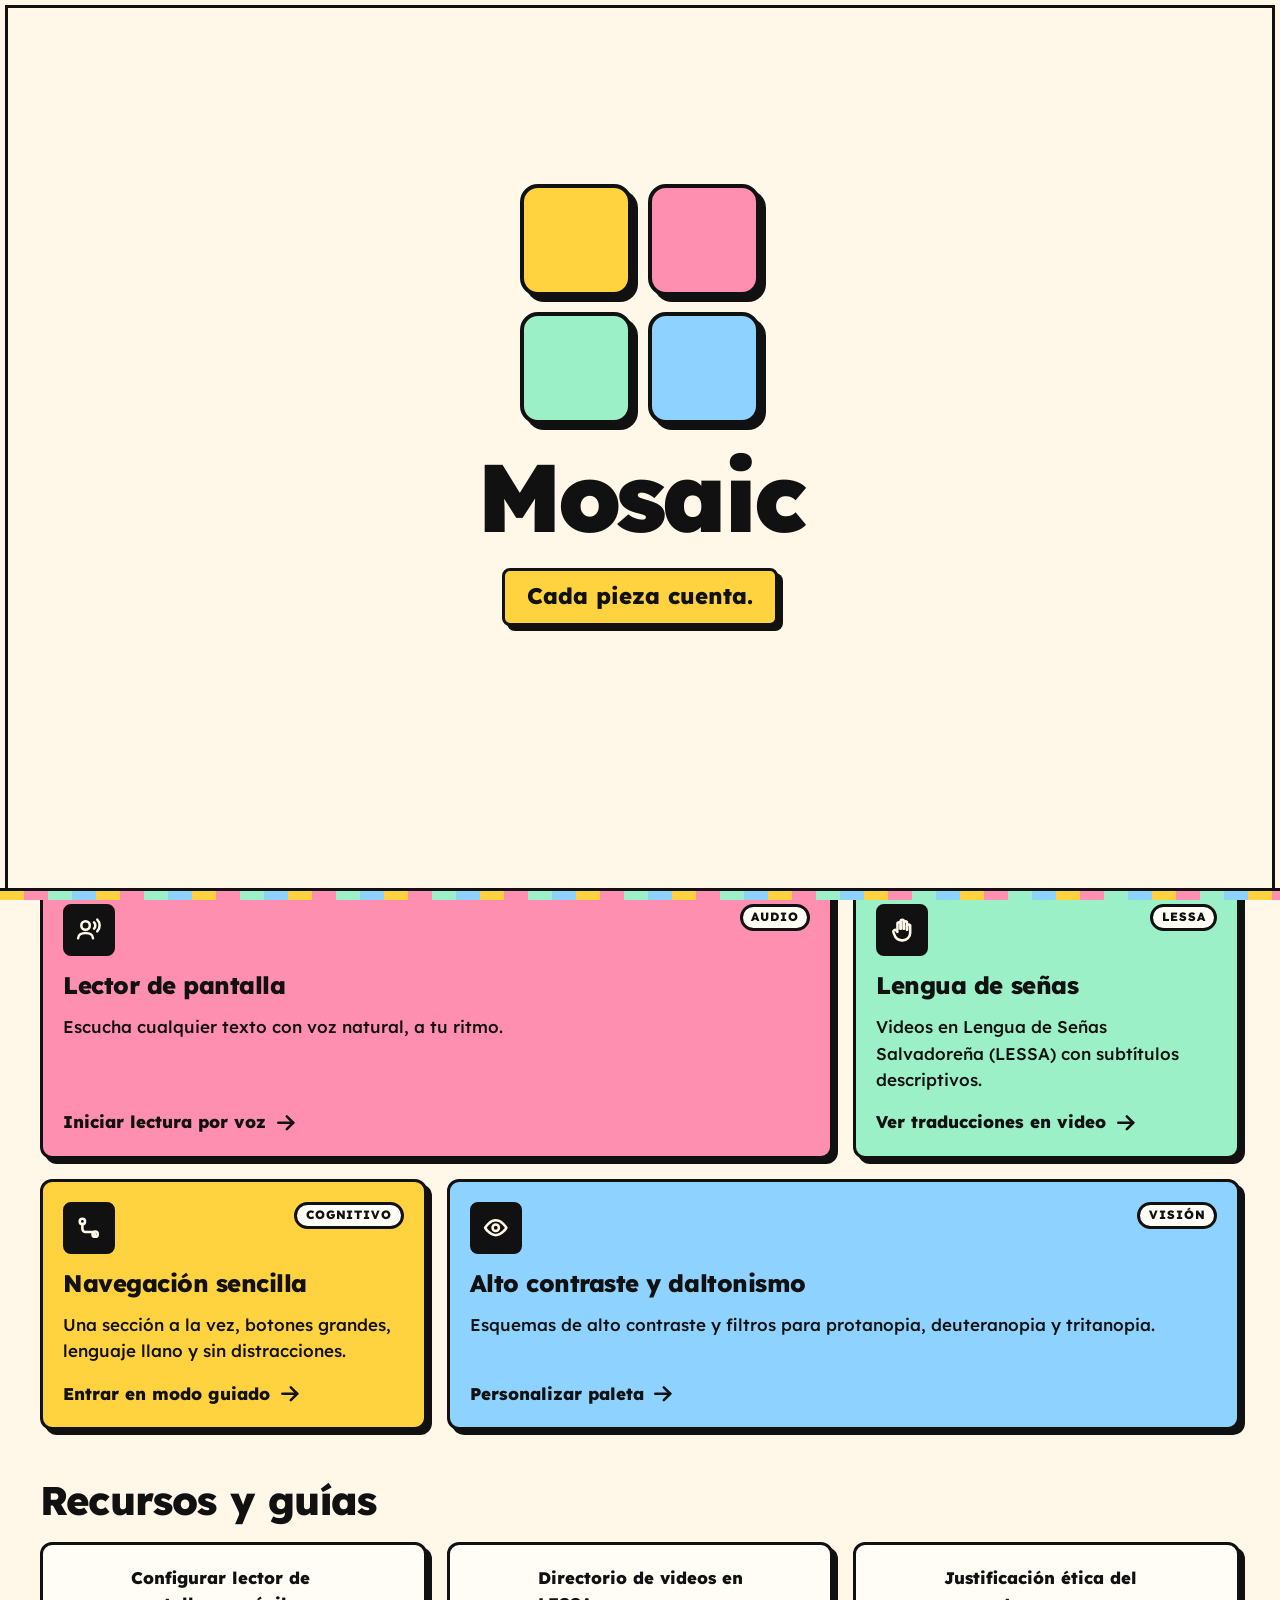
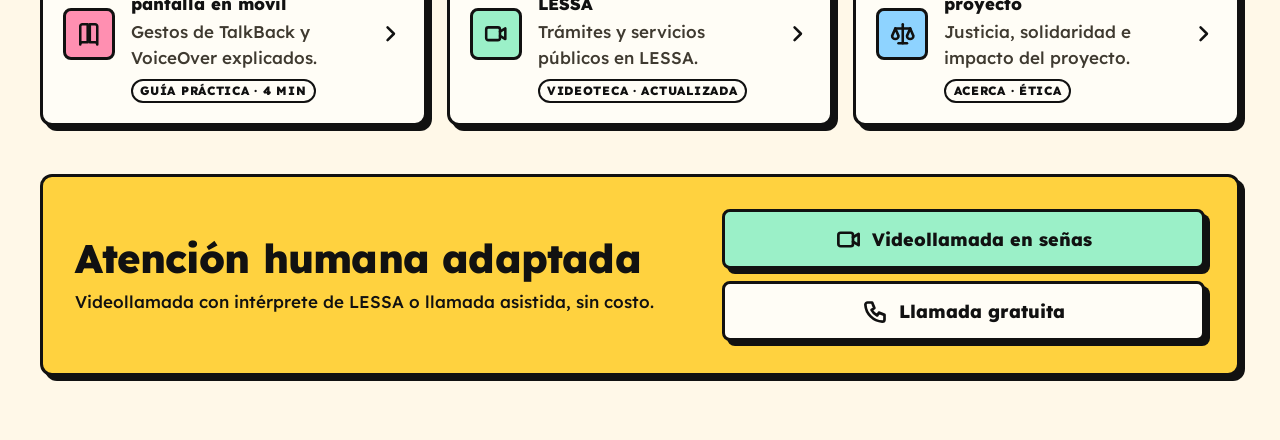
<file: index.html>
<!DOCTYPE html>
<html lang="es">
<head>
<meta charset="utf-8"/>
<meta name="viewport" content="width=device-width, initial-scale=1.0, viewport-fit=cover"/>
<title>Mosaic — Inicio</title>
<meta name="description" content="Mosaic, Portal de Accesibilidad Digital de El Salvador: lector de voz, videos en LESSA, alto contraste y navegación sencilla."/>
<link rel="icon" type="image/svg+xml" href="assets/favicon.svg"/>
<link rel="manifest" href="manifest.json"/>
<meta name="theme-color" content="#ffd23f"/>
<link rel="stylesheet" href="assets/site.css"/>
<script src="assets/site.js"></script>
</head>
<body>
<svg aria-hidden="true" focusable="false" style="position:absolute;width:0;height:0;overflow:hidden">
<defs>
<filter id="f-protanopia"><feColorMatrix type="matrix" values="0.567,0.433,0,0,0 0.558,0.442,0,0,0 0,0.242,0.758,0,0 0,0,0,1,0"/></filter>
<filter id="f-deuteranopia"><feColorMatrix type="matrix" values="0.625,0.375,0,0,0 0.7,0.3,0,0,0 0,0.3,0.7,0,0 0,0,0,1,0"/></filter>
<filter id="f-tritanopia"><feColorMatrix type="matrix" values="0.95,0.05,0,0,0 0,0.433,0.567,0,0 0,0.475,0.525,0,0 0,0,0,1,0"/></filter>
<symbol id="i-home" viewBox="0 0 24 24"><path d="M3 11l9-8 9 8"/><path d="M5 10v10h14V10"/><path d="M10 20v-6h4v6"/></symbol>
<symbol id="i-voice" viewBox="0 0 24 24"><circle cx="9" cy="8" r="4"/><path d="M2 20c0-3.3 3.1-5 7-5s7 1.7 7 5"/><path d="M17 5c1.6 1.6 1.6 4.4 0 6"/><path d="M20 2.5c3 3 3 8 0 11"/></symbol>
<symbol id="i-sign" viewBox="0 0 24 24"><path d="M7 12V6.5a1.5 1.5 0 013 0V11"/><path d="M10 11V4a1.5 1.5 0 013 0v7"/><path d="M13 11V5.5a1.5 1.5 0 013 0V12"/><path d="M16 12V8.5a1.5 1.5 0 013 0V15a7 7 0 01-7 7h-1a7 7 0 01-6-3.3L3.2 14.3A1.6 1.6 0 015.8 12.6L7 14"/></symbol>
<symbol id="i-settings" viewBox="0 0 24 24"><path d="M4 6h8"/><path d="M18 6h2"/><path d="M4 12h2"/><path d="M12 12h8"/><path d="M4 18h10"/><path d="M20 18h0"/><circle cx="15" cy="6" r="2.5"/><circle cx="9" cy="12" r="2.5"/><circle cx="17" cy="18" r="2.5"/></symbol>
<symbol id="i-info" viewBox="0 0 24 24"><circle cx="12" cy="12" r="9"/><path d="M12 11v5"/><path d="M12 7.5h.01"/></symbol>
<symbol id="i-mail" viewBox="0 0 24 24"><rect x="3" y="5" width="18" height="14" rx="2"/><path d="M3 7l9 6 9-6"/></symbol>
<symbol id="i-contrast" viewBox="0 0 24 24"><circle cx="12" cy="12" r="9"/><path d="M12 3a9 9 0 010 18z" fill="currentColor" stroke="none"/></symbol>
<symbol id="i-text" viewBox="0 0 24 24"><path d="M3 18L8 6l5 12"/><path d="M5 14h6"/><path d="M15 18v-6a2.5 2.5 0 015 0v6"/><path d="M15 15h5"/></symbol>
<symbol id="i-volume" viewBox="0 0 24 24"><path d="M4 10v4h3l4 4V6L7 10z"/><path d="M15 9a4 4 0 010 6"/><path d="M18 6a8 8 0 010 12"/></symbol>
<symbol id="i-arrow-right" viewBox="0 0 24 24"><path d="M5 12h14"/><path d="M13 6l6 6-6 6"/></symbol>
<symbol id="i-arrow-left" viewBox="0 0 24 24"><path d="M19 12H5"/><path d="M11 6l-6 6 6 6"/></symbol>
<symbol id="i-arrow-up" viewBox="0 0 24 24"><path d="M12 19V5"/><path d="M6 11l6-6 6 6"/></symbol>
<symbol id="i-video" viewBox="0 0 24 24"><rect x="3" y="6" width="13" height="12" rx="2"/><path d="M16 10l5-3v10l-5-3"/></symbol>
<symbol id="i-phone" viewBox="0 0 24 24"><path d="M5 4h4l2 5-2.5 1.5a11 11 0 005 5L15 13l5 2v4a2 2 0 01-2 2A16 16 0 013 6a2 2 0 012-2z"/></symbol>
<symbol id="i-check" viewBox="0 0 24 24"><path d="M5 12l5 5L20 7"/></symbol>
<symbol id="i-eye" viewBox="0 0 24 24"><path d="M2 12s4-7 10-7 10 7 10 7-4 7-10 7S2 12 2 12z"/><circle cx="12" cy="12" r="3"/></symbol>
<symbol id="i-ear" viewBox="0 0 24 24"><path d="M6 10a6 6 0 0112 0c0 3-2 4-3 6s-1 5-4 5a3 3 0 01-3-3"/><path d="M9.5 10a2.5 2.5 0 015 0c0 1.5-1.5 2-1.5 3.5"/></symbol>
<symbol id="i-brain" viewBox="0 0 24 24"><path d="M11 4a3 3 0 00-5 2.5 3 3 0 00-2 5 3 3 0 002 5 3 3 0 005 2.5V4z"/><path d="M13 4a3 3 0 015 2.5 3 3 0 012 5 3 3 0 01-2 5 3 3 0 01-5 2.5V4z"/></symbol>
<symbol id="i-touch" viewBox="0 0 24 24"><path d="M9 12V5a2 2 0 014 0v6"/><path d="M13 11a2 2 0 014 0v3"/><path d="M17 14a2 2 0 013 1v2a6 6 0 01-6 6h-2a6 6 0 01-5-2.7L4 15.5a1.6 1.6 0 012.5-2L9 16"/></symbol>
<symbol id="i-play" viewBox="0 0 24 24"><path d="M7 5l12 7-12 7z" fill="currentColor"/></symbol>
<symbol id="i-pause" viewBox="0 0 24 24"><path d="M8 5v14" stroke-width="4"/><path d="M16 5v14" stroke-width="4"/></symbol>
<symbol id="i-rewind" viewBox="0 0 24 24"><path d="M11 18a6 6 0 100-12H6"/><path d="M8.5 3.5L6 6l2.5 2.5"/></symbol>
<symbol id="i-forward" viewBox="0 0 24 24"><path d="M13 18a6 6 0 110-12h5"/><path d="M15.5 3.5L18 6l-2.5 2.5"/></symbol>
<symbol id="i-download" viewBox="0 0 24 24"><path d="M12 4v11"/><path d="M7 10l5 5 5-5"/><path d="M4 20h16"/></symbol>
<symbol id="i-repeat" viewBox="0 0 24 24"><path d="M4 12a8 8 0 0114-5.3L20 8"/><path d="M20 4v4h-4"/><path d="M20 12a8 8 0 01-14 5.3L4 16"/><path d="M4 20v-4h4"/></symbol>
<symbol id="i-paste" viewBox="0 0 24 24"><rect x="5" y="4" width="14" height="17" rx="2"/><path d="M9 4V3h6v1"/><path d="M9 11h6"/><path d="M9 15h4"/></symbol>
<symbol id="i-book" viewBox="0 0 24 24"><path d="M4 5a2 2 0 012-2h5v17H6a2 2 0 00-2 2z"/><path d="M20 5a2 2 0 00-2-2h-5v17h5a2 2 0 012 2z"/></symbol>
<symbol id="i-pinch" viewBox="0 0 24 24"><path d="M4 4l6 6"/><path d="M4 10V4h6"/><path d="M20 20l-6-6"/><path d="M20 14v6h-6"/></symbol>
<symbol id="i-cc" viewBox="0 0 24 24"><rect x="3" y="5" width="18" height="14" rx="2"/><path d="M10 10.5a2 2 0 100 3"/><path d="M16 10.5a2 2 0 100 3"/></symbol>
<symbol id="i-cc-off" viewBox="0 0 24 24"><rect x="3" y="5" width="18" height="14" rx="2"/><path d="M4 4l16 16"/></symbol>
<symbol id="i-speed" viewBox="0 0 24 24"><path d="M4 16a8 8 0 0116 0"/><path d="M12 16l4-5"/><circle cx="12" cy="16" r="1.5"/></symbol>
<symbol id="i-fullscreen" viewBox="0 0 24 24"><path d="M4 9V4h5"/><path d="M20 9V4h-5"/><path d="M4 15v5h5"/><path d="M20 15v5h-5"/></symbol>
<symbol id="i-subtitles" viewBox="0 0 24 24"><rect x="3" y="5" width="18" height="14" rx="2"/><path d="M7 14h6"/><path d="M15 14h2"/><path d="M7 10h2"/><path d="M11 10h6"/></symbol>
<symbol id="i-shield" viewBox="0 0 24 24"><path d="M12 3l8 3v6c0 5-3.5 8-8 9-4.5-1-8-4-8-9V6z"/><path d="M9 12l2 2 4-4"/></symbol>
<symbol id="i-pin" viewBox="0 0 24 24"><path d="M12 21s-7-6-7-11a7 7 0 0114 0c0 5-7 11-7 11z"/><circle cx="12" cy="10" r="2.5"/></symbol>
<symbol id="i-send" viewBox="0 0 24 24"><path d="M21 3L10 14"/><path d="M21 3l-7 18-4-7-7-4z"/></symbol>
<symbol id="i-close" viewBox="0 0 24 24"><path d="M6 6l12 12"/><path d="M18 6L6 18"/></symbol>
<symbol id="i-chevron-down" viewBox="0 0 24 24"><path d="M6 9l6 6 6-6"/></symbol>
<symbol id="i-chevron-right" viewBox="0 0 24 24"><path d="M9 6l6 6-6 6"/></symbol>
<symbol id="i-route" viewBox="0 0 24 24"><circle cx="6" cy="6" r="2.5"/><circle cx="18" cy="18" r="2.5"/><path d="M6 8.5V13a3 3 0 003 3h6a3 3 0 013 3"/></symbol>
<symbol id="i-motion-off" viewBox="0 0 24 24"><circle cx="12" cy="12" r="8"/><path d="M4 4l16 16"/></symbol>
<symbol id="i-spacing" viewBox="0 0 24 24"><path d="M4 6h9"/><path d="M4 12h9"/><path d="M4 18h9"/><path d="M19 5v14"/><path d="M16.5 7.5L19 5l2.5 2.5"/><path d="M16.5 16.5L19 19l2.5-2.5"/></symbol>
<symbol id="i-palette" viewBox="0 0 24 24"><path d="M12 3a9 9 0 000 18c1.5 0 2-1 2-2s-.5-2 1-2h2a4 4 0 004-4 9 9 0 00-9-10z"/><circle cx="7.5" cy="10" r="1"/><circle cx="10.5" cy="6.5" r="1"/><circle cx="15" cy="6.5" r="1"/></symbol>
<symbol id="i-headset" viewBox="0 0 24 24"><path d="M4 14v-2a8 8 0 0116 0v2"/><rect x="3" y="13" width="4" height="6" rx="1.5"/><rect x="17" y="13" width="4" height="6" rx="1.5"/><path d="M19 19v1a2 2 0 01-2 2h-3"/></symbol>
<symbol id="i-help" viewBox="0 0 24 24"><circle cx="12" cy="12" r="9"/><path d="M9.5 9.5a2.5 2.5 0 015 0c0 1.5-2.5 2-2.5 3.5"/><path d="M12 17h.01"/></symbol>
<symbol id="i-heart" viewBox="0 0 24 24"><path d="M12 20s-7-4.5-7-9.5A3.5 3.5 0 0112 8a3.5 3.5 0 017 2.5c0 5-7 9.5-7 9.5z"/></symbol>
<symbol id="i-balance" viewBox="0 0 24 24"><path d="M12 3v18"/><path d="M5 7h14"/><path d="M5 7l-3 7a3 3 0 006 0z"/><path d="M19 7l-3 7a3 3 0 006 0z"/><path d="M8 21h8"/></symbol>
<symbol id="i-groups" viewBox="0 0 24 24"><circle cx="8" cy="8" r="3"/><circle cx="16" cy="8" r="3"/><path d="M2 20c0-3 3-5 6-5s6 2 6 5"/><path d="M14 15c3 0 6 2 6 5"/></symbol>
<symbol id="i-alert" viewBox="0 0 24 24"><path d="M12 3l10 18H2z"/><path d="M12 10v4"/><path d="M12 18h.01"/></symbol>
<symbol id="i-flag" viewBox="0 0 24 24"><path d="M5 21V4"/><path d="M5 4h12l-2 4 2 4H5"/></symbol>
<symbol id="i-device" viewBox="0 0 24 24"><rect x="7" y="2" width="10" height="20" rx="2"/><path d="M11 18h2"/></symbol>
<symbol id="i-gesture" viewBox="0 0 24 24"><path d="M8 4v9"/><path d="M14 6v7"/><path d="M6 13c0 4 3 7 6 7s6-3 6-7"/></symbol>
<symbol id="i-wave" viewBox="0 0 24 24"><path d="M4 10v4"/><path d="M8 6v12"/><path d="M12 3v18"/><path d="M16 7v10"/><path d="M20 10v4"/></symbol>
<symbol id="i-apps" viewBox="0 0 24 24"><rect x="4" y="4" width="6" height="6" rx="1.5"/><rect x="14" y="4" width="6" height="6" rx="1.5"/><rect x="4" y="14" width="6" height="6" rx="1.5"/><rect x="14" y="14" width="6" height="6" rx="1.5"/></symbol>
<symbol id="i-clock" viewBox="0 0 24 24"><circle cx="12" cy="12" r="9"/><path d="M12 7v5l3 2"/></symbol>
<symbol id="i-figure" viewBox="0 0 24 24"><circle cx="12" cy="5" r="2.2"/><path d="M6 9.5c4-1 8-1 12 0"/><path d="M12 9.5V15"/><path d="M12 15l-4 6"/><path d="M12 15l4 6"/></symbol>
</defs>
</svg>
<button class="curtain" id="curtain" type="button" hidden aria-label="Mosaic. Cada pieza cuenta. Toca o pulsa cualquier tecla para entrar">
<span class="curtain__mark" aria-hidden="true"><span class="curtain__tile"></span><span class="curtain__tile"></span><span class="curtain__tile"></span><span class="curtain__tile"></span></span>
<span class="curtain__name" aria-hidden="true">Mosaic</span>
<span class="curtain__tag" aria-hidden="true">Cada pieza cuenta.</span>
<span class="curtain__hint" aria-hidden="true">Toca o pulsa cualquier tecla para entrar</span>
</button>
<script>
  // Telón de bienvenida: solo la primera vez que se entra al portal.
  (function () {
    var curtain = document.getElementById('curtain');
    var KEY = 'mosaic.curtain.v1';
    var seen = false;
    try { seen = !!localStorage.getItem(KEY); } catch (e) { seen = true; }
    if (seen) { curtain.remove(); return; }
    curtain.hidden = false;
    document.documentElement.classList.add('has-curtain');
    document.addEventListener('DOMContentLoaded', function () {
      document.body.classList.add('has-curtain');
      curtain.focus({ preventScroll: true });
    });
    var lifting = false;
    function lift() {
      if (lifting) { return; }
      lifting = true;
      try { localStorage.setItem(KEY, String(Date.now())); } catch (e) {}
      curtain.classList.add('is-lifting');
      var done = false;
      function finish() {
        if (done) { return; }
        done = true;
        curtain.remove();
        document.body.classList.remove('has-curtain');
        document.documentElement.classList.remove('has-curtain');
        var h1 = document.getElementById('welcome-heading');
        if (h1) { h1.setAttribute('tabindex', '-1'); h1.focus({ preventScroll: true }); }
      }
      curtain.addEventListener('transitionend', function (e) { if (e.target === curtain) { finish(); } });
      setTimeout(finish, 2000); // por si el navegador no emite transitionend
    }
    curtain.addEventListener('click', lift);
    document.addEventListener('keydown', function (e) {
      if (lifting || !document.getElementById('curtain')) { return; }
      if (e.key === 'Tab' || e.altKey || e.ctrlKey || e.metaKey) { return; }
      e.preventDefault();
      lift();
    });
    curtain.addEventListener('touchend', function (e) { e.preventDefault(); lift(); }, { passive: false });
  })();
</script>
<a class="skip" href="#main-content">Saltar al contenido principal</a>
<button class="skip skip--listen" type="button" data-action="read-screen">Escuchar esta página en voz alta</button>
<div aria-live="polite" class="sr-only" id="a11y-announcer" role="status"></div>
<header class="topbar">
<div class="shell topbar__in">
<a class="brand" href="index.html" aria-label="Mosaic, volver al inicio">
<svg class="brand__mark" viewBox="0 0 48 48" aria-hidden="true" focusable="false"><g stroke="var(--ink)" stroke-width="4" stroke-linejoin="round"><rect x="3" y="3" width="19" height="19" rx="4" fill="var(--yellow)"/><rect x="26" y="3" width="19" height="19" rx="4" fill="var(--pink)"/><rect x="3" y="26" width="19" height="19" rx="4" fill="var(--mint)"/><rect x="26" y="26" width="19" height="19" rx="4" fill="var(--sky)"/></g></svg>
<span class="brand__text"><span class="brand__name">Mosaic</span><span class="brand__page">Inicio</span></span>
</a>
<nav class="topnav" aria-label="Secciones del portal">
<a href="index.html" aria-current="page"><svg class="ic ic--sm" aria-hidden="true"><use href="#i-home"/></svg><span>Inicio</span></a>
<a href="lector.html"><svg class="ic ic--sm" aria-hidden="true"><use href="#i-voice"/></svg><span>Lector</span></a>
<a href="senas.html"><svg class="ic ic--sm" aria-hidden="true"><use href="#i-sign"/></svg><span>Señas</span></a>
<a href="ajustes.html"><svg class="ic ic--sm" aria-hidden="true"><use href="#i-settings"/></svg><span>Ajustes</span></a>
<a href="acerca.html"><svg class="ic ic--sm" aria-hidden="true"><use href="#i-info"/></svg><span>Acerca</span></a>
<a href="contacto.html"><svg class="ic ic--sm" aria-hidden="true"><use href="#i-mail"/></svg><span>Contacto</span></a>
</nav>
<div class="topbar__actions">
<button class="contrast-switch read-screen" type="button" data-action="read-screen" aria-label="Leer esta pantalla en voz alta" title="Leer esta pantalla (Alt+Mayús+L, o dos toques con dos dedos)">
<svg class="ic" aria-hidden="true"><use href="#i-volume"/></svg><span class="contrast-switch__label">Leer pantalla</span>
</button>
<button class="contrast-switch" type="button" data-action="toggle-contrast" aria-pressed="false" aria-label="Alto contraste">
<svg class="ic" aria-hidden="true"><use href="#i-contrast"/></svg><span class="contrast-switch__label">Alto contraste</span><span class="tag contrast-switch__state" aria-hidden="true">No</span>
</button>
</div>
</div>
</header>
<main class="shell stack" id="main-content">
<div class="guide-bar piece piece--yellow piece--tight" id="guide-bar" role="region" aria-label="Modo guiado paso a paso">
<div class="guide-bar__in">
<div class="guide-bar__step"><span data-guide-title>Sección</span><span class="tag" data-guide-count>Paso 1 de 1</span></div>
<div class="guide-bar__nav">
<button class="btn btn--flat" type="button" data-guide-prev><svg class="ic ic--sm" aria-hidden="true"><use href="#i-arrow-left"/></svg><span>Anterior</span></button>
<button class="btn btn--ink" type="button" data-guide-next><span>Siguiente</span><svg class="ic ic--sm" aria-hidden="true"><use href="#i-arrow-right"/></svg></button>
<button class="btn btn--flat" type="button" data-guide-exit><svg class="ic ic--sm" aria-hidden="true"><use href="#i-close"/></svg><span>Salir</span></button>
</div>
</div>
</div>
<section class="hero" data-step aria-labelledby="welcome-heading">
<div class="hero__title">
<h1 id="welcome-heading">Mosaic</h1>
<p class="hero__slogan">Cada pieza cuenta.</p>
<p class="lead measure" data-easy="Este portal se adapta a ti. Elige voz, señas, contraste o modo fácil.">Portal de Accesibilidad Digital de El Salvador. Voz, señas, alto contraste y navegación sencilla: tú eliges cómo usarlo.</p>
<svg class="hero__art" viewBox="-3 -3 378 288" role="img" aria-label="Mosaico de doce teselas de colores; cuatro llevan pictogramas de ojo, oído, mano y cerebro, y una la figura universal de accesibilidad"><g class="tile"><rect x="6" y="6" width="80" height="80" rx="12" fill="var(--ink)"/><rect x="0" y="0" width="80" height="80" rx="12" fill="var(--yellow)" stroke="var(--ink)" stroke-width="4"/><use href="#i-eye" x="18" y="18" width="44" height="44" fill="none" stroke="var(--ink)" stroke-width="2.4" stroke-linecap="round" stroke-linejoin="round"/></g><g class="tile"><rect x="100" y="6" width="80" height="80" rx="12" fill="var(--ink)"/><rect x="94" y="0" width="80" height="80" rx="12" fill="var(--pink)" stroke="var(--ink)" stroke-width="4"/><use href="#i-ear" x="112" y="18" width="44" height="44" fill="none" stroke="var(--ink)" stroke-width="2.4" stroke-linecap="round" stroke-linejoin="round"/></g><g class="tile"><rect x="194" y="6" width="80" height="80" rx="12" fill="var(--ink)"/><rect x="188" y="0" width="80" height="80" rx="12" fill="var(--mint)" stroke="var(--ink)" stroke-width="4"/><use href="#i-sign" x="206" y="18" width="44" height="44" fill="none" stroke="var(--ink)" stroke-width="2.4" stroke-linecap="round" stroke-linejoin="round"/></g><g class="tile"><rect x="288" y="6" width="80" height="80" rx="12" fill="var(--ink)"/><rect x="282" y="0" width="80" height="80" rx="12" fill="var(--sky)" stroke="var(--ink)" stroke-width="4"/><use href="#i-brain" x="300" y="18" width="44" height="44" fill="none" stroke="var(--ink)" stroke-width="2.4" stroke-linecap="round" stroke-linejoin="round"/></g><g class="tile"><rect x="6" y="100" width="80" height="80" rx="12" fill="var(--ink)"/><rect x="0" y="94" width="80" height="80" rx="12" fill="var(--sky)" stroke="var(--ink)" stroke-width="4"/></g><g class="tile"><rect x="100" y="100" width="80" height="80" rx="12" fill="var(--ink)"/><rect x="94" y="94" width="80" height="80" rx="12" fill="var(--yellow)" stroke="var(--ink)" stroke-width="4"/><use href="#i-figure" x="112" y="112" width="44" height="44" fill="none" stroke="var(--ink)" stroke-width="2.4" stroke-linecap="round" stroke-linejoin="round"/></g><g class="tile"><rect x="194" y="100" width="80" height="80" rx="12" fill="var(--ink)"/><rect x="188" y="94" width="80" height="80" rx="12" fill="var(--pink)" stroke="var(--ink)" stroke-width="4"/><use href="#i-text" x="206" y="112" width="44" height="44" fill="none" stroke="var(--ink)" stroke-width="2.4" stroke-linecap="round" stroke-linejoin="round"/></g><g class="tile"><rect x="288" y="100" width="80" height="80" rx="12" fill="var(--ink)"/><rect x="282" y="94" width="80" height="80" rx="12" fill="var(--mint)" stroke="var(--ink)" stroke-width="4"/><use href="#i-volume" x="300" y="112" width="44" height="44" fill="none" stroke="var(--ink)" stroke-width="2.4" stroke-linecap="round" stroke-linejoin="round"/></g><g class="tile"><rect x="6" y="194" width="80" height="80" rx="12" fill="var(--ink)"/><rect x="0" y="188" width="80" height="80" rx="12" fill="var(--pink)" stroke="var(--ink)" stroke-width="4"/><use href="#i-cc" x="18" y="206" width="44" height="44" fill="none" stroke="var(--ink)" stroke-width="2.4" stroke-linecap="round" stroke-linejoin="round"/></g><g class="tile"><rect x="100" y="194" width="80" height="80" rx="12" fill="var(--ink)"/><rect x="94" y="188" width="80" height="80" rx="12" fill="var(--mint)" stroke="var(--ink)" stroke-width="4"/></g><g class="tile"><rect x="194" y="194" width="80" height="80" rx="12" fill="var(--ink)"/><rect x="188" y="188" width="80" height="80" rx="12" fill="var(--yellow)" stroke="var(--ink)" stroke-width="4"/><use href="#i-route" x="206" y="206" width="44" height="44" fill="none" stroke="var(--ink)" stroke-width="2.4" stroke-linecap="round" stroke-linejoin="round"/></g><g class="tile"><rect x="288" y="194" width="80" height="80" rx="12" fill="var(--ink)"/><rect x="282" y="188" width="80" height="80" rx="12" fill="var(--sky)" stroke="var(--ink)" stroke-width="4"/></g></svg>
</div>
<div class="piece piece--lg console" role="group" aria-labelledby="quick-heading">
<div class="console__head">
<h2 id="quick-heading">Ajustes rápidos</h2>
<span class="tag tag--mint"><svg class="ic ic--sm" aria-hidden="true"><use href="#i-check"/></svg>Se guardan aquí</span>
</div>
<div class="console__keys">
<button class="key" id="btn-high-contrast" type="button" aria-pressed="false">
<span class="key__lead"><span class="ibox ibox--sky" aria-hidden="true"><svg class="ic" aria-hidden="true"><use href="#i-contrast"/></svg></span><span>Alto contraste</span></span>
<span class="key__state" id="contrast-status">No</span>
</button>
<div class="key key--static">
<span class="key__lead"><span class="ibox ibox--yellow" aria-hidden="true"><svg class="ic" aria-hidden="true"><use href="#i-text"/></svg></span><span id="font-quick-label">Tamaño de texto</span></span>
<div class="seg" role="group" aria-labelledby="font-quick-label">
<button type="button" data-font-quick="sm" aria-label="Texto pequeño">A-</button>
<button type="button" data-font-quick="md" aria-label="Texto normal" aria-current="true">A</button>
<button type="button" data-font-quick="lg" aria-label="Texto grande">A+</button>
</div>
</div>
<button class="key" id="btn-voice-reader" type="button">
<span class="key__lead"><span class="ibox ibox--pink" aria-hidden="true"><svg class="ic" aria-hidden="true"><use href="#i-volume"/></svg></span><span>Leer esta página en voz alta</span></span>
<span class="key__state" id="voice-status" aria-hidden="true">Ir</span>
</button>
<button class="key" id="btn-hover-quick" type="button" aria-pressed="false">
<span class="key__lead"><span class="ibox ibox--sky" aria-hidden="true"><svg class="ic" aria-hidden="true"><use href="#i-touch"/></svg></span><span>Voz al pasar el cursor</span></span>
<span class="key__state" id="hover-status">Off</span>
</button>
<button class="key" id="btn-guided-quick" type="button" aria-pressed="false">
<span class="key__lead"><span class="ibox ibox--mint" aria-hidden="true"><svg class="ic" aria-hidden="true"><use href="#i-route"/></svg></span><span>Modo guiado paso a paso</span></span>
<span class="key__state" id="guided-status">Off</span>
</button>
</div>
<p class="muted">Más opciones (daltonismo, espaciado, animaciones) en <a href="ajustes.html">Ajustes</a>.</p>
</div>
</section>

<section id="servicios" data-step aria-labelledby="main-services-heading">
<div class="section-head">
<h2 id="main-services-heading">Servicios</h2>
<p>Elige uno o combínalos.</p>
</div>
<div class="services">
<a class="svc piece piece--pink" href="lector.html">
<div class="svc__top"><span class="ibox ibox--ink" aria-hidden="true"><svg class="ic" aria-hidden="true"><use href="#i-voice"/></svg></span><span class="tag">Audio</span></div>
<h3>Lector de pantalla</h3>
<p data-easy="Escucha el texto en voz alta.">Escucha cualquier texto con voz natural, a tu ritmo.</p>
<span class="svc__cta">Iniciar lectura por voz <svg class="ic" aria-hidden="true"><use href="#i-arrow-right"/></svg></span>
</a>
<a class="svc piece piece--mint" href="senas.html">
<div class="svc__top"><span class="ibox ibox--ink" aria-hidden="true"><svg class="ic" aria-hidden="true"><use href="#i-sign"/></svg></span><span class="tag">LESSA</span></div>
<h3>Lengua de señas</h3>
<p data-easy="Videos en lengua de señas.">Videos en Lengua de Señas Salvadoreña (LESSA) con subtítulos descriptivos.</p>
<span class="svc__cta">Ver traducciones en video <svg class="ic" aria-hidden="true"><use href="#i-arrow-right"/></svg></span>
</a>
<a class="svc piece piece--yellow" href="ajustes.html#nav-settings-title">
<div class="svc__top"><span class="ibox ibox--ink" aria-hidden="true"><svg class="ic" aria-hidden="true"><use href="#i-route"/></svg></span><span class="tag">Cognitivo</span></div>
<h3>Navegación sencilla</h3>
<p data-easy="Una cosa a la vez.">Una sección a la vez, botones grandes, lenguaje llano y sin distracciones.</p>
<span class="svc__cta">Entrar en modo guiado <svg class="ic" aria-hidden="true"><use href="#i-arrow-right"/></svg></span>
</a>
<a class="svc piece piece--sky" href="ajustes.html#vision-settings-title">
<div class="svc__top"><span class="ibox ibox--ink" aria-hidden="true"><svg class="ic" aria-hidden="true"><use href="#i-eye"/></svg></span><span class="tag">Visión</span></div>
<h3>Alto contraste y daltonismo</h3>
<p data-easy="Colores fáciles de ver.">Esquemas de alto contraste y filtros para protanopia, deuteranopia y tritanopia.</p>
<span class="svc__cta">Personalizar paleta <svg class="ic" aria-hidden="true"><use href="#i-arrow-right"/></svg></span>
</a>
</div>
</section>

<section data-step aria-labelledby="resources-heading">
<div class="section-head">
<h2 id="resources-heading">Recursos y guías</h2>
</div>
<div class="grid grid--3">
<a class="res piece" href="lector.html#guia-lectores">
<span class="ibox ibox--pink" aria-hidden="true"><svg class="ic" aria-hidden="true"><use href="#i-book"/></svg></span>
<span class="res__body">
<span class="res__title">Configurar lector de pantalla en móvil</span>
<span class="muted" data-easy="Cómo usar la voz en tu teléfono.">Gestos de TalkBack y VoiceOver explicados.</span>
<span class="res__meta">Guía práctica · 4 min</span>
</span>
<svg class="ic" aria-hidden="true"><use href="#i-chevron-right"/></svg>
</a>
<a class="res piece" href="senas.html#thematic-heading">
<span class="ibox ibox--mint" aria-hidden="true"><svg class="ic" aria-hidden="true"><use href="#i-video"/></svg></span>
<span class="res__body">
<span class="res__title">Directorio de videos en LESSA</span>
<span class="muted" data-easy="Videos de trámites en señas.">Trámites y servicios públicos en LESSA.</span>
<span class="res__meta">Videoteca · actualizada</span>
</span>
<svg class="ic" aria-hidden="true"><use href="#i-chevron-right"/></svg>
</a>
<a class="res piece" href="acerca.html#ethics-heading">
<span class="ibox ibox--sky" aria-hidden="true"><svg class="ic" aria-hidden="true"><use href="#i-balance"/></svg></span>
<span class="res__body">
<span class="res__title">Justificación ética del proyecto</span>
<span class="muted" data-easy="Por qué hacemos este portal.">Justicia, solidaridad e impacto del proyecto.</span>
<span class="res__meta">Acerca · Ética</span>
</span>
<svg class="ic" aria-hidden="true"><use href="#i-chevron-right"/></svg>
</a>
</div>
</section>

<section class="piece piece--lg piece--yellow help-band" data-step aria-labelledby="help-heading">
<div>
<h2 id="help-heading">Atención humana adaptada</h2>
<p class="measure" style="margin-top:.6rem" data-easy="Habla con una persona. Es gratis.">Videollamada con intérprete de LESSA o llamada asistida, sin costo.</p>
</div>
<div class="help-band__actions">
<a class="btn btn--mint btn--lg" href="ajustes.html#help-channels-title"><svg class="ic" aria-hidden="true"><use href="#i-video"/></svg><span>Videollamada en señas</span></a>
<a class="btn btn--lg" href="tel:+5038006262"><svg class="ic" aria-hidden="true"><use href="#i-phone"/></svg><span>Llamada gratuita</span></a>
</div>
</section>
</main>
<script>
  // Tecla "Leer esta página en voz alta": lee los títulos y párrafos de la página con la voz del sistema.
  (function () {
    var btn = document.getElementById('btn-voice-reader');
    var guidedBtn = document.getElementById('btn-guided-quick');
    var guidedStatus = document.getElementById('guided-status');
    // "Leer esta página en voz alta": mismo camino que el botón de la cabecera
    // (abre el lector con el contenido; funciona aunque el navegador no tenga voces).
    if (btn) { btn.addEventListener('click', function () { window.PortalA11y.readScreen(); }); }

    // Tecla rápida de voz al pasar el cursor: mismo ajuste que en Ajustes.
    var hoverBtn = document.getElementById('btn-hover-quick');
    var hoverStatus = document.getElementById('hover-status');
    function syncHover() {
      var on = document.documentElement.getAttribute('data-hover-speak') === 'true';
      hoverBtn.setAttribute('aria-pressed', on ? 'true' : 'false');
      hoverStatus.textContent = on ? 'On' : 'Off';
    }
    if (hoverBtn) {
      hoverBtn.addEventListener('click', function () { window.PortalA11y.toggleHoverSpeak(); syncHover(); });
      new MutationObserver(syncHover).observe(document.documentElement, { attributes: true, attributeFilter: ['data-hover-speak'] });
      syncHover();
    }

    // Tecla rápida de modo guiado: refleja y cambia el mismo ajuste que Ajustes.
    function syncGuided() {
      var on = document.documentElement.getAttribute('data-guided-mode') === 'true';
      guidedBtn.setAttribute('aria-pressed', on ? 'true' : 'false');
      guidedStatus.textContent = on ? 'On' : 'Off';
    }
    if (guidedBtn) {
      guidedBtn.addEventListener('click', function () {
        var on = document.documentElement.getAttribute('data-guided-mode') === 'true';
        window.PortalA11y.setBool('guidedMode', !on, 'Modo guiado paso a paso');
        syncGuided();
      });
      new MutationObserver(syncGuided).observe(document.documentElement, { attributes: true, attributeFilter: ['data-guided-mode'] });
      syncGuided();
    }
  })();
</script>
<nav class="tabbar" aria-label="Navegación principal">
<div class="tabbar__in">
<a href="index.html" aria-current="page"><svg class="ic" aria-hidden="true"><use href="#i-home"/></svg><span>Inicio</span></a>
<a href="lector.html"><svg class="ic" aria-hidden="true"><use href="#i-voice"/></svg><span>Lector</span></a>
<a href="senas.html"><svg class="ic" aria-hidden="true"><use href="#i-sign"/></svg><span>Señas</span></a>
<a href="ajustes.html"><svg class="ic" aria-hidden="true"><use href="#i-settings"/></svg><span>Ajustes</span></a>
<a href="acerca.html"><svg class="ic" aria-hidden="true"><use href="#i-info"/></svg><span>Acerca</span></a>
<a href="contacto.html"><svg class="ic" aria-hidden="true"><use href="#i-mail"/></svg><span>Contacto</span></a>
</div>
</nav>
</body>
</html>
</file>
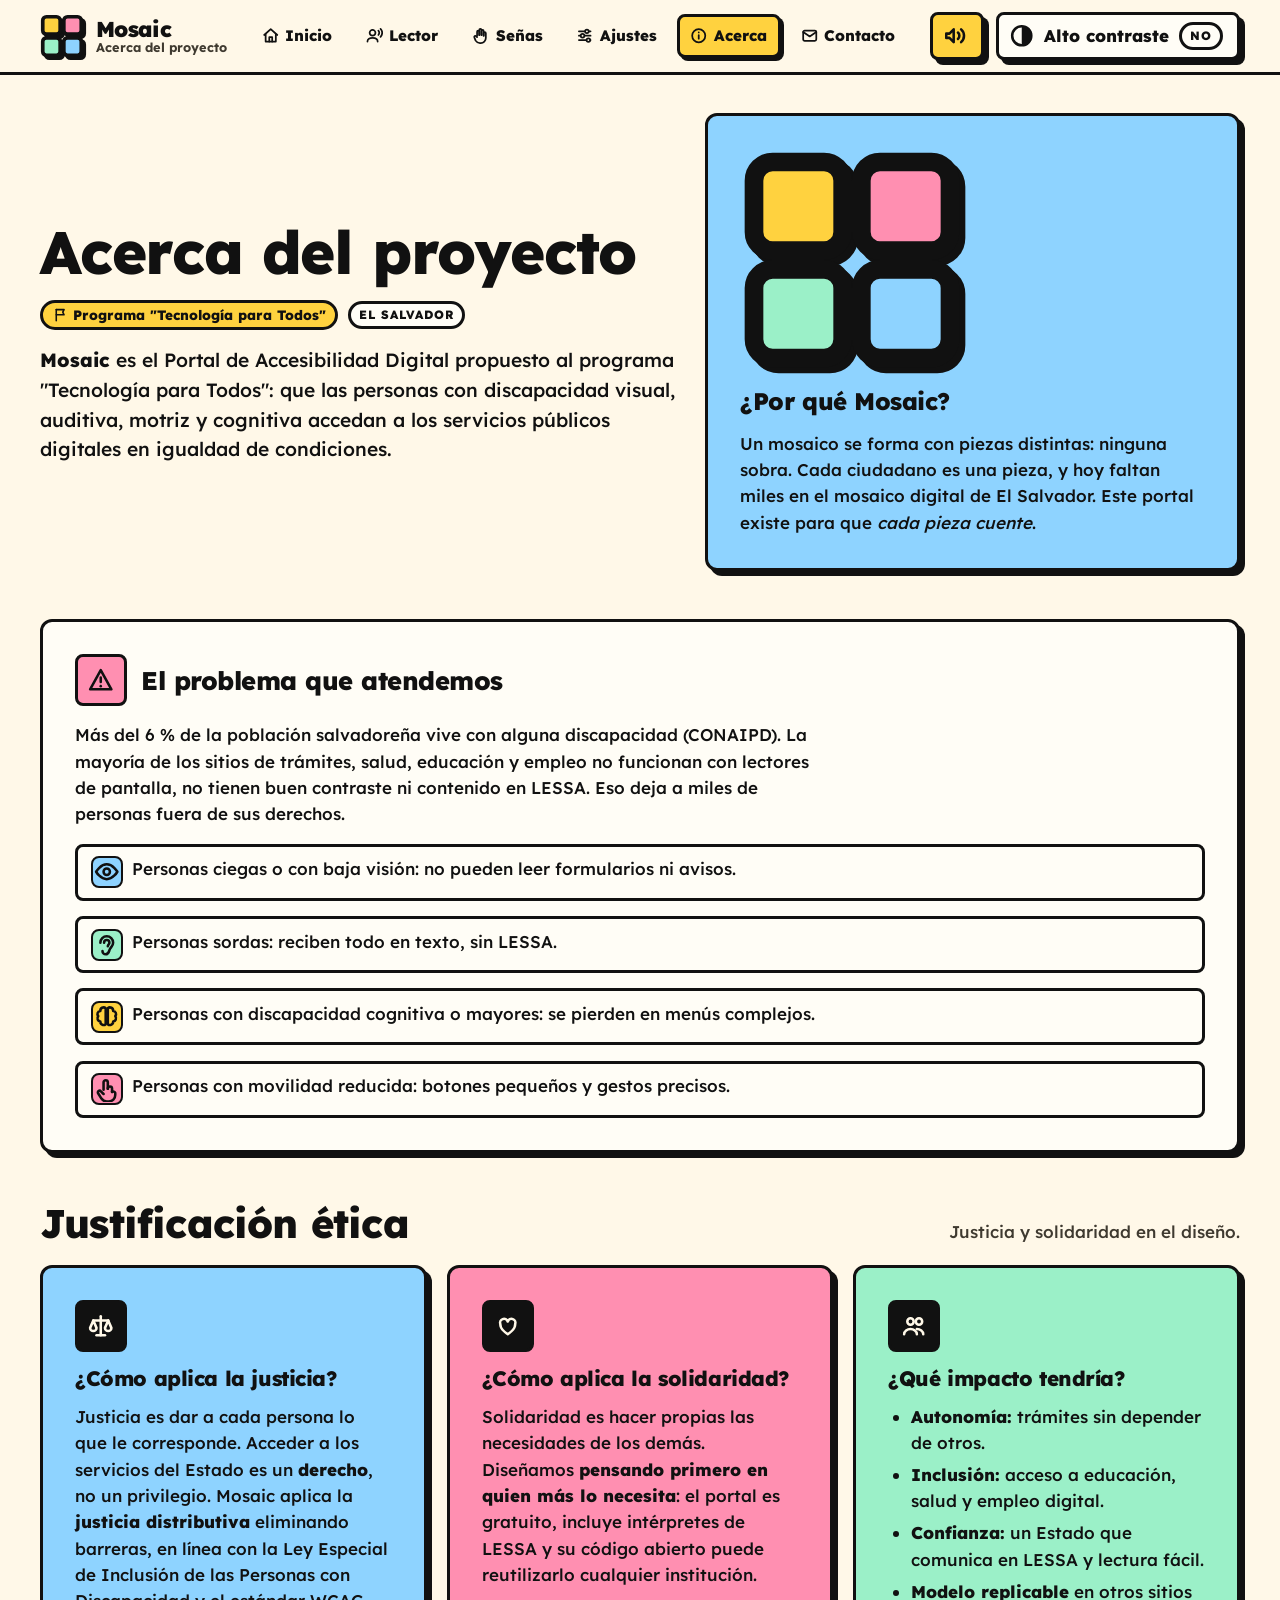
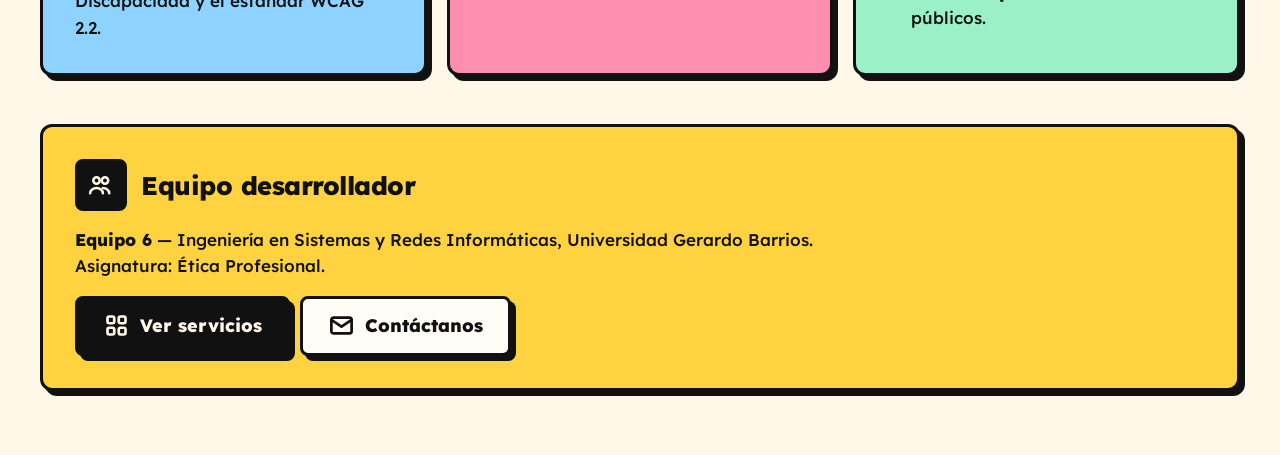
<file: acerca.html>
<!DOCTYPE html>
<html lang="es">
<head>
<meta charset="utf-8"/>
<meta name="viewport" content="width=device-width, initial-scale=1.0, viewport-fit=cover"/>
<title>Mosaic — Acerca del proyecto</title>
<meta name="description" content="Mosaic, Portal de Accesibilidad Digital de El Salvador: lector de voz, videos en LESSA, alto contraste y navegación sencilla."/>
<link rel="icon" type="image/svg+xml" href="assets/favicon.svg"/>
<link rel="manifest" href="manifest.json"/>
<meta name="theme-color" content="#ffd23f"/>
<link rel="stylesheet" href="assets/site.css"/>
<script src="assets/site.js"></script>
</head>
<body>
<svg aria-hidden="true" focusable="false" style="position:absolute;width:0;height:0;overflow:hidden">
<defs>
<filter id="f-protanopia"><feColorMatrix type="matrix" values="0.567,0.433,0,0,0 0.558,0.442,0,0,0 0,0.242,0.758,0,0 0,0,0,1,0"/></filter>
<filter id="f-deuteranopia"><feColorMatrix type="matrix" values="0.625,0.375,0,0,0 0.7,0.3,0,0,0 0,0.3,0.7,0,0 0,0,0,1,0"/></filter>
<filter id="f-tritanopia"><feColorMatrix type="matrix" values="0.95,0.05,0,0,0 0,0.433,0.567,0,0 0,0.475,0.525,0,0 0,0,0,1,0"/></filter>
<symbol id="i-home" viewBox="0 0 24 24"><path d="M3 11l9-8 9 8"/><path d="M5 10v10h14V10"/><path d="M10 20v-6h4v6"/></symbol>
<symbol id="i-voice" viewBox="0 0 24 24"><circle cx="9" cy="8" r="4"/><path d="M2 20c0-3.3 3.1-5 7-5s7 1.7 7 5"/><path d="M17 5c1.6 1.6 1.6 4.4 0 6"/><path d="M20 2.5c3 3 3 8 0 11"/></symbol>
<symbol id="i-sign" viewBox="0 0 24 24"><path d="M7 12V6.5a1.5 1.5 0 013 0V11"/><path d="M10 11V4a1.5 1.5 0 013 0v7"/><path d="M13 11V5.5a1.5 1.5 0 013 0V12"/><path d="M16 12V8.5a1.5 1.5 0 013 0V15a7 7 0 01-7 7h-1a7 7 0 01-6-3.3L3.2 14.3A1.6 1.6 0 015.8 12.6L7 14"/></symbol>
<symbol id="i-settings" viewBox="0 0 24 24"><path d="M4 6h8"/><path d="M18 6h2"/><path d="M4 12h2"/><path d="M12 12h8"/><path d="M4 18h10"/><path d="M20 18h0"/><circle cx="15" cy="6" r="2.5"/><circle cx="9" cy="12" r="2.5"/><circle cx="17" cy="18" r="2.5"/></symbol>
<symbol id="i-info" viewBox="0 0 24 24"><circle cx="12" cy="12" r="9"/><path d="M12 11v5"/><path d="M12 7.5h.01"/></symbol>
<symbol id="i-mail" viewBox="0 0 24 24"><rect x="3" y="5" width="18" height="14" rx="2"/><path d="M3 7l9 6 9-6"/></symbol>
<symbol id="i-contrast" viewBox="0 0 24 24"><circle cx="12" cy="12" r="9"/><path d="M12 3a9 9 0 010 18z" fill="currentColor" stroke="none"/></symbol>
<symbol id="i-text" viewBox="0 0 24 24"><path d="M3 18L8 6l5 12"/><path d="M5 14h6"/><path d="M15 18v-6a2.5 2.5 0 015 0v6"/><path d="M15 15h5"/></symbol>
<symbol id="i-volume" viewBox="0 0 24 24"><path d="M4 10v4h3l4 4V6L7 10z"/><path d="M15 9a4 4 0 010 6"/><path d="M18 6a8 8 0 010 12"/></symbol>
<symbol id="i-arrow-right" viewBox="0 0 24 24"><path d="M5 12h14"/><path d="M13 6l6 6-6 6"/></symbol>
<symbol id="i-arrow-left" viewBox="0 0 24 24"><path d="M19 12H5"/><path d="M11 6l-6 6 6 6"/></symbol>
<symbol id="i-arrow-up" viewBox="0 0 24 24"><path d="M12 19V5"/><path d="M6 11l6-6 6 6"/></symbol>
<symbol id="i-video" viewBox="0 0 24 24"><rect x="3" y="6" width="13" height="12" rx="2"/><path d="M16 10l5-3v10l-5-3"/></symbol>
<symbol id="i-phone" viewBox="0 0 24 24"><path d="M5 4h4l2 5-2.5 1.5a11 11 0 005 5L15 13l5 2v4a2 2 0 01-2 2A16 16 0 013 6a2 2 0 012-2z"/></symbol>
<symbol id="i-check" viewBox="0 0 24 24"><path d="M5 12l5 5L20 7"/></symbol>
<symbol id="i-eye" viewBox="0 0 24 24"><path d="M2 12s4-7 10-7 10 7 10 7-4 7-10 7S2 12 2 12z"/><circle cx="12" cy="12" r="3"/></symbol>
<symbol id="i-ear" viewBox="0 0 24 24"><path d="M6 10a6 6 0 0112 0c0 3-2 4-3 6s-1 5-4 5a3 3 0 01-3-3"/><path d="M9.5 10a2.5 2.5 0 015 0c0 1.5-1.5 2-1.5 3.5"/></symbol>
<symbol id="i-brain" viewBox="0 0 24 24"><path d="M11 4a3 3 0 00-5 2.5 3 3 0 00-2 5 3 3 0 002 5 3 3 0 005 2.5V4z"/><path d="M13 4a3 3 0 015 2.5 3 3 0 012 5 3 3 0 01-2 5 3 3 0 01-5 2.5V4z"/></symbol>
<symbol id="i-touch" viewBox="0 0 24 24"><path d="M9 12V5a2 2 0 014 0v6"/><path d="M13 11a2 2 0 014 0v3"/><path d="M17 14a2 2 0 013 1v2a6 6 0 01-6 6h-2a6 6 0 01-5-2.7L4 15.5a1.6 1.6 0 012.5-2L9 16"/></symbol>
<symbol id="i-play" viewBox="0 0 24 24"><path d="M7 5l12 7-12 7z" fill="currentColor"/></symbol>
<symbol id="i-pause" viewBox="0 0 24 24"><path d="M8 5v14" stroke-width="4"/><path d="M16 5v14" stroke-width="4"/></symbol>
<symbol id="i-rewind" viewBox="0 0 24 24"><path d="M11 18a6 6 0 100-12H6"/><path d="M8.5 3.5L6 6l2.5 2.5"/></symbol>
<symbol id="i-forward" viewBox="0 0 24 24"><path d="M13 18a6 6 0 110-12h5"/><path d="M15.5 3.5L18 6l-2.5 2.5"/></symbol>
<symbol id="i-download" viewBox="0 0 24 24"><path d="M12 4v11"/><path d="M7 10l5 5 5-5"/><path d="M4 20h16"/></symbol>
<symbol id="i-repeat" viewBox="0 0 24 24"><path d="M4 12a8 8 0 0114-5.3L20 8"/><path d="M20 4v4h-4"/><path d="M20 12a8 8 0 01-14 5.3L4 16"/><path d="M4 20v-4h4"/></symbol>
<symbol id="i-paste" viewBox="0 0 24 24"><rect x="5" y="4" width="14" height="17" rx="2"/><path d="M9 4V3h6v1"/><path d="M9 11h6"/><path d="M9 15h4"/></symbol>
<symbol id="i-book" viewBox="0 0 24 24"><path d="M4 5a2 2 0 012-2h5v17H6a2 2 0 00-2 2z"/><path d="M20 5a2 2 0 00-2-2h-5v17h5a2 2 0 012 2z"/></symbol>
<symbol id="i-pinch" viewBox="0 0 24 24"><path d="M4 4l6 6"/><path d="M4 10V4h6"/><path d="M20 20l-6-6"/><path d="M20 14v6h-6"/></symbol>
<symbol id="i-cc" viewBox="0 0 24 24"><rect x="3" y="5" width="18" height="14" rx="2"/><path d="M10 10.5a2 2 0 100 3"/><path d="M16 10.5a2 2 0 100 3"/></symbol>
<symbol id="i-cc-off" viewBox="0 0 24 24"><rect x="3" y="5" width="18" height="14" rx="2"/><path d="M4 4l16 16"/></symbol>
<symbol id="i-speed" viewBox="0 0 24 24"><path d="M4 16a8 8 0 0116 0"/><path d="M12 16l4-5"/><circle cx="12" cy="16" r="1.5"/></symbol>
<symbol id="i-fullscreen" viewBox="0 0 24 24"><path d="M4 9V4h5"/><path d="M20 9V4h-5"/><path d="M4 15v5h5"/><path d="M20 15v5h-5"/></symbol>
<symbol id="i-subtitles" viewBox="0 0 24 24"><rect x="3" y="5" width="18" height="14" rx="2"/><path d="M7 14h6"/><path d="M15 14h2"/><path d="M7 10h2"/><path d="M11 10h6"/></symbol>
<symbol id="i-shield" viewBox="0 0 24 24"><path d="M12 3l8 3v6c0 5-3.5 8-8 9-4.5-1-8-4-8-9V6z"/><path d="M9 12l2 2 4-4"/></symbol>
<symbol id="i-pin" viewBox="0 0 24 24"><path d="M12 21s-7-6-7-11a7 7 0 0114 0c0 5-7 11-7 11z"/><circle cx="12" cy="10" r="2.5"/></symbol>
<symbol id="i-send" viewBox="0 0 24 24"><path d="M21 3L10 14"/><path d="M21 3l-7 18-4-7-7-4z"/></symbol>
<symbol id="i-close" viewBox="0 0 24 24"><path d="M6 6l12 12"/><path d="M18 6L6 18"/></symbol>
<symbol id="i-chevron-down" viewBox="0 0 24 24"><path d="M6 9l6 6 6-6"/></symbol>
<symbol id="i-chevron-right" viewBox="0 0 24 24"><path d="M9 6l6 6-6 6"/></symbol>
<symbol id="i-route" viewBox="0 0 24 24"><circle cx="6" cy="6" r="2.5"/><circle cx="18" cy="18" r="2.5"/><path d="M6 8.5V13a3 3 0 003 3h6a3 3 0 013 3"/></symbol>
<symbol id="i-motion-off" viewBox="0 0 24 24"><circle cx="12" cy="12" r="8"/><path d="M4 4l16 16"/></symbol>
<symbol id="i-spacing" viewBox="0 0 24 24"><path d="M4 6h9"/><path d="M4 12h9"/><path d="M4 18h9"/><path d="M19 5v14"/><path d="M16.5 7.5L19 5l2.5 2.5"/><path d="M16.5 16.5L19 19l2.5-2.5"/></symbol>
<symbol id="i-palette" viewBox="0 0 24 24"><path d="M12 3a9 9 0 000 18c1.5 0 2-1 2-2s-.5-2 1-2h2a4 4 0 004-4 9 9 0 00-9-10z"/><circle cx="7.5" cy="10" r="1"/><circle cx="10.5" cy="6.5" r="1"/><circle cx="15" cy="6.5" r="1"/></symbol>
<symbol id="i-headset" viewBox="0 0 24 24"><path d="M4 14v-2a8 8 0 0116 0v2"/><rect x="3" y="13" width="4" height="6" rx="1.5"/><rect x="17" y="13" width="4" height="6" rx="1.5"/><path d="M19 19v1a2 2 0 01-2 2h-3"/></symbol>
<symbol id="i-help" viewBox="0 0 24 24"><circle cx="12" cy="12" r="9"/><path d="M9.5 9.5a2.5 2.5 0 015 0c0 1.5-2.5 2-2.5 3.5"/><path d="M12 17h.01"/></symbol>
<symbol id="i-heart" viewBox="0 0 24 24"><path d="M12 20s-7-4.5-7-9.5A3.5 3.5 0 0112 8a3.5 3.5 0 017 2.5c0 5-7 9.5-7 9.5z"/></symbol>
<symbol id="i-balance" viewBox="0 0 24 24"><path d="M12 3v18"/><path d="M5 7h14"/><path d="M5 7l-3 7a3 3 0 006 0z"/><path d="M19 7l-3 7a3 3 0 006 0z"/><path d="M8 21h8"/></symbol>
<symbol id="i-groups" viewBox="0 0 24 24"><circle cx="8" cy="8" r="3"/><circle cx="16" cy="8" r="3"/><path d="M2 20c0-3 3-5 6-5s6 2 6 5"/><path d="M14 15c3 0 6 2 6 5"/></symbol>
<symbol id="i-alert" viewBox="0 0 24 24"><path d="M12 3l10 18H2z"/><path d="M12 10v4"/><path d="M12 18h.01"/></symbol>
<symbol id="i-flag" viewBox="0 0 24 24"><path d="M5 21V4"/><path d="M5 4h12l-2 4 2 4H5"/></symbol>
<symbol id="i-device" viewBox="0 0 24 24"><rect x="7" y="2" width="10" height="20" rx="2"/><path d="M11 18h2"/></symbol>
<symbol id="i-gesture" viewBox="0 0 24 24"><path d="M8 4v9"/><path d="M14 6v7"/><path d="M6 13c0 4 3 7 6 7s6-3 6-7"/></symbol>
<symbol id="i-wave" viewBox="0 0 24 24"><path d="M4 10v4"/><path d="M8 6v12"/><path d="M12 3v18"/><path d="M16 7v10"/><path d="M20 10v4"/></symbol>
<symbol id="i-apps" viewBox="0 0 24 24"><rect x="4" y="4" width="6" height="6" rx="1.5"/><rect x="14" y="4" width="6" height="6" rx="1.5"/><rect x="4" y="14" width="6" height="6" rx="1.5"/><rect x="14" y="14" width="6" height="6" rx="1.5"/></symbol>
<symbol id="i-clock" viewBox="0 0 24 24"><circle cx="12" cy="12" r="9"/><path d="M12 7v5l3 2"/></symbol>
<symbol id="i-figure" viewBox="0 0 24 24"><circle cx="12" cy="5" r="2.2"/><path d="M6 9.5c4-1 8-1 12 0"/><path d="M12 9.5V15"/><path d="M12 15l-4 6"/><path d="M12 15l4 6"/></symbol>
</defs>
</svg>
<a class="skip" href="#main-content">Saltar al contenido principal</a>
<button class="skip skip--listen" type="button" data-action="read-screen">Escuchar esta página en voz alta</button>
<div aria-live="polite" class="sr-only" id="a11y-announcer" role="status"></div>
<header class="topbar">
<div class="shell topbar__in">
<a class="brand" href="index.html" aria-label="Mosaic, volver al inicio">
<svg class="brand__mark" viewBox="0 0 48 48" aria-hidden="true" focusable="false"><g stroke="var(--ink)" stroke-width="4" stroke-linejoin="round"><rect x="3" y="3" width="19" height="19" rx="4" fill="var(--yellow)"/><rect x="26" y="3" width="19" height="19" rx="4" fill="var(--pink)"/><rect x="3" y="26" width="19" height="19" rx="4" fill="var(--mint)"/><rect x="26" y="26" width="19" height="19" rx="4" fill="var(--sky)"/></g></svg>
<span class="brand__text"><span class="brand__name">Mosaic</span><span class="brand__page">Acerca del proyecto</span></span>
</a>
<nav class="topnav" aria-label="Secciones del portal">
<a href="index.html"><svg class="ic ic--sm" aria-hidden="true"><use href="#i-home"/></svg><span>Inicio</span></a>
<a href="lector.html"><svg class="ic ic--sm" aria-hidden="true"><use href="#i-voice"/></svg><span>Lector</span></a>
<a href="senas.html"><svg class="ic ic--sm" aria-hidden="true"><use href="#i-sign"/></svg><span>Señas</span></a>
<a href="ajustes.html"><svg class="ic ic--sm" aria-hidden="true"><use href="#i-settings"/></svg><span>Ajustes</span></a>
<a href="acerca.html" aria-current="page"><svg class="ic ic--sm" aria-hidden="true"><use href="#i-info"/></svg><span>Acerca</span></a>
<a href="contacto.html"><svg class="ic ic--sm" aria-hidden="true"><use href="#i-mail"/></svg><span>Contacto</span></a>
</nav>
<div class="topbar__actions">
<button class="contrast-switch read-screen" type="button" data-action="read-screen" aria-label="Leer esta pantalla en voz alta" title="Leer esta pantalla (Alt+Mayús+L, o dos toques con dos dedos)">
<svg class="ic" aria-hidden="true"><use href="#i-volume"/></svg><span class="contrast-switch__label">Leer pantalla</span>
</button>
<button class="contrast-switch" type="button" data-action="toggle-contrast" aria-pressed="false" aria-label="Alto contraste">
<svg class="ic" aria-hidden="true"><use href="#i-contrast"/></svg><span class="contrast-switch__label">Alto contraste</span><span class="tag contrast-switch__state" aria-hidden="true">No</span>
</button>
</div>
</div>
</header>
<main class="shell stack" id="main-content">
<div class="guide-bar piece piece--yellow piece--tight" id="guide-bar" role="region" aria-label="Modo guiado paso a paso">
<div class="guide-bar__in">
<div class="guide-bar__step"><span data-guide-title>Sección</span><span class="tag" data-guide-count>Paso 1 de 1</span></div>
<div class="guide-bar__nav">
<button class="btn btn--flat" type="button" data-guide-prev><svg class="ic ic--sm" aria-hidden="true"><use href="#i-arrow-left"/></svg><span>Anterior</span></button>
<button class="btn btn--ink" type="button" data-guide-next><span>Siguiente</span><svg class="ic ic--sm" aria-hidden="true"><use href="#i-arrow-right"/></svg></button>
<button class="btn btn--flat" type="button" data-guide-exit><svg class="ic ic--sm" aria-hidden="true"><use href="#i-close"/></svg><span>Salir</span></button>
</div>
</div>
</div>
<section class="about-hero" data-step aria-labelledby="about-heading">
<div>
<h1 id="about-heading" style="font-size:clamp(2.25rem,5vw,3.75rem)">Acerca del proyecto</h1>
<div class="cluster" style="margin-top:.9rem">
<span class="tag tag--yellow tag--proper"><svg class="ic ic--sm" aria-hidden="true"><use href="#i-flag"/></svg>Programa "Tecnología para Todos"</span>
<span class="tag">El Salvador</span>
</div>
<p class="lead measure" style="margin-top:1rem" data-easy="Mosaic es un portal para que todas las personas usen los servicios del Estado."><strong>Mosaic</strong> es el Portal de Accesibilidad Digital propuesto al programa "Tecnología para Todos": que las personas con discapacidad visual, auditiva, motriz y cognitiva accedan a los servicios públicos digitales en igualdad de condiciones.</p>
</div>
<div class="piece piece--lg piece--sky" style="display:flex;flex-direction:column;gap:1rem;align-items:flex-start">
<svg style="width:min(100%,14rem);height:auto;filter:drop-shadow(6px 6px 0 var(--ink))" viewBox="0 0 48 48" aria-hidden="true" focusable="false"><g stroke="var(--ink)" stroke-width="4" stroke-linejoin="round"><rect x="3" y="3" width="19" height="19" rx="4" fill="var(--yellow)"/><rect x="26" y="3" width="19" height="19" rx="4" fill="var(--pink)"/><rect x="3" y="26" width="19" height="19" rx="4" fill="var(--mint)"/><rect x="26" y="26" width="19" height="19" rx="4" fill="var(--sky)"/></g></svg>
<h2 style="font-size:1.5rem">¿Por qué Mosaic?</h2>
<p data-easy="Un mosaico tiene muchas piezas. Cada persona es una pieza. Ninguna sobra.">Un mosaico se forma con piezas distintas: ninguna sobra. Cada ciudadano es una pieza, y hoy faltan miles en el mosaico digital de El Salvador. Este portal existe para que <em>cada pieza cuente</em>.</p>
</div>
</section>

<section class="piece piece--lg" data-step aria-labelledby="problem-heading" style="display:flex;flex-direction:column;gap:1rem">
<div class="row" style="gap:.9rem"><span class="ibox ibox--pink" aria-hidden="true"><svg class="ic" aria-hidden="true"><use href="#i-alert"/></svg></span><h2 id="problem-heading" style="font-size:1.6rem">El problema que atendemos</h2></div>
<p class="measure" data-easy="Muchos sitios web no funcionan para personas con discapacidad. Eso las deja fuera.">Más del 6 % de la población salvadoreña vive con alguna discapacidad (CONAIPD). La mayoría de los sitios de trámites, salud, educación y empleo no funcionan con lectores de pantalla, no tienen buen contraste ni contenido en LESSA. Eso deja a miles de personas fuera de sus derechos.</p>
<ul class="checklist">
<li><span class="ibox ibox--sky" aria-hidden="true"><svg class="ic" aria-hidden="true"><use href="#i-eye"/></svg></span><span>Personas ciegas o con baja visión: no pueden leer formularios ni avisos.</span></li>
<li><span class="ibox ibox--mint" aria-hidden="true"><svg class="ic" aria-hidden="true"><use href="#i-ear"/></svg></span><span>Personas sordas: reciben todo en texto, sin LESSA.</span></li>
<li><span class="ibox ibox--yellow" aria-hidden="true"><svg class="ic" aria-hidden="true"><use href="#i-brain"/></svg></span><span>Personas con discapacidad cognitiva o mayores: se pierden en menús complejos.</span></li>
<li><span class="ibox ibox--pink" aria-hidden="true"><svg class="ic" aria-hidden="true"><use href="#i-touch"/></svg></span><span>Personas con movilidad reducida: botones pequeños y gestos precisos.</span></li>
</ul>
</section>

<section data-step aria-labelledby="ethics-heading">
<div class="section-head">
<h2 id="ethics-heading">Justificación ética</h2>
<p>Justicia y solidaridad en el diseño.</p>
</div>
<div class="ethics">
<article class="piece piece--lg piece--sky">
<span class="ibox ibox--ink" aria-hidden="true"><svg class="ic" aria-hidden="true"><use href="#i-balance"/></svg></span>
<h3>¿Cómo aplica la justicia?</h3>
<p data-easy="Todas las personas tienen derecho a usar los servicios del Estado.">Justicia es dar a cada persona lo que le corresponde. Acceder a los servicios del Estado es un <strong>derecho</strong>, no un privilegio. Mosaic aplica la <strong>justicia distributiva</strong> eliminando barreras, en línea con la Ley Especial de Inclusión de las Personas con Discapacidad y el estándar WCAG 2.2.</p>
</article>
<article class="piece piece--lg piece--pink">
<span class="ibox ibox--ink" aria-hidden="true"><svg class="ic" aria-hidden="true"><use href="#i-heart"/></svg></span>
<h3>¿Cómo aplica la solidaridad?</h3>
<p data-easy="Pensamos primero en quien más lo necesita. El portal es gratis.">Solidaridad es hacer propias las necesidades de los demás. Diseñamos <strong>pensando primero en quien más lo necesita</strong>: el portal es gratuito, incluye intérpretes de LESSA y su código abierto puede reutilizarlo cualquier institución.</p>
</article>
<article class="piece piece--lg piece--mint">
<span class="ibox ibox--ink" aria-hidden="true"><svg class="ic" aria-hidden="true"><use href="#i-groups"/></svg></span>
<h3>¿Qué impacto tendría?</h3>
<ul>
<li><strong>Autonomía:</strong> trámites sin depender de otros.</li>
<li><strong>Inclusión:</strong> acceso a educación, salud y empleo digital.</li>
<li><strong>Confianza:</strong> un Estado que comunica en LESSA y lectura fácil.</li>
<li><strong>Modelo replicable</strong> en otros sitios públicos.</li>
</ul>
</article>
</div>
</section>

<section class="piece piece--lg piece--yellow" data-step aria-labelledby="team-heading" style="display:flex;flex-direction:column;gap:1rem">
<div class="row" style="gap:.9rem"><span class="ibox ibox--ink" aria-hidden="true"><svg class="ic" aria-hidden="true"><use href="#i-groups"/></svg></span><h2 id="team-heading" style="font-size:1.6rem">Equipo desarrollador</h2></div>
<p class="measure" data-easy="Hecho por el Equipo 6 de la Universidad Gerardo Barrios."><strong>Equipo 6</strong> — Ingeniería en Sistemas y Redes Informáticas, Universidad Gerardo Barrios. Asignatura: Ética Profesional.</p>
<div class="cluster">
<a class="btn btn--ink btn--lg" href="index.html#servicios"><svg class="ic" aria-hidden="true"><use href="#i-apps"/></svg><span>Ver servicios</span></a>
<a class="btn btn--lg" href="contacto.html"><svg class="ic" aria-hidden="true"><use href="#i-mail"/></svg><span>Contáctanos</span></a>
</div>
</section>
</main>

<nav class="tabbar" aria-label="Navegación principal">
<div class="tabbar__in">
<a href="index.html"><svg class="ic" aria-hidden="true"><use href="#i-home"/></svg><span>Inicio</span></a>
<a href="lector.html"><svg class="ic" aria-hidden="true"><use href="#i-voice"/></svg><span>Lector</span></a>
<a href="senas.html"><svg class="ic" aria-hidden="true"><use href="#i-sign"/></svg><span>Señas</span></a>
<a href="ajustes.html"><svg class="ic" aria-hidden="true"><use href="#i-settings"/></svg><span>Ajustes</span></a>
<a href="acerca.html" aria-current="page"><svg class="ic" aria-hidden="true"><use href="#i-info"/></svg><span>Acerca</span></a>
<a href="contacto.html"><svg class="ic" aria-hidden="true"><use href="#i-mail"/></svg><span>Contacto</span></a>
</div>
</nav>
</body>
</html>
</file>
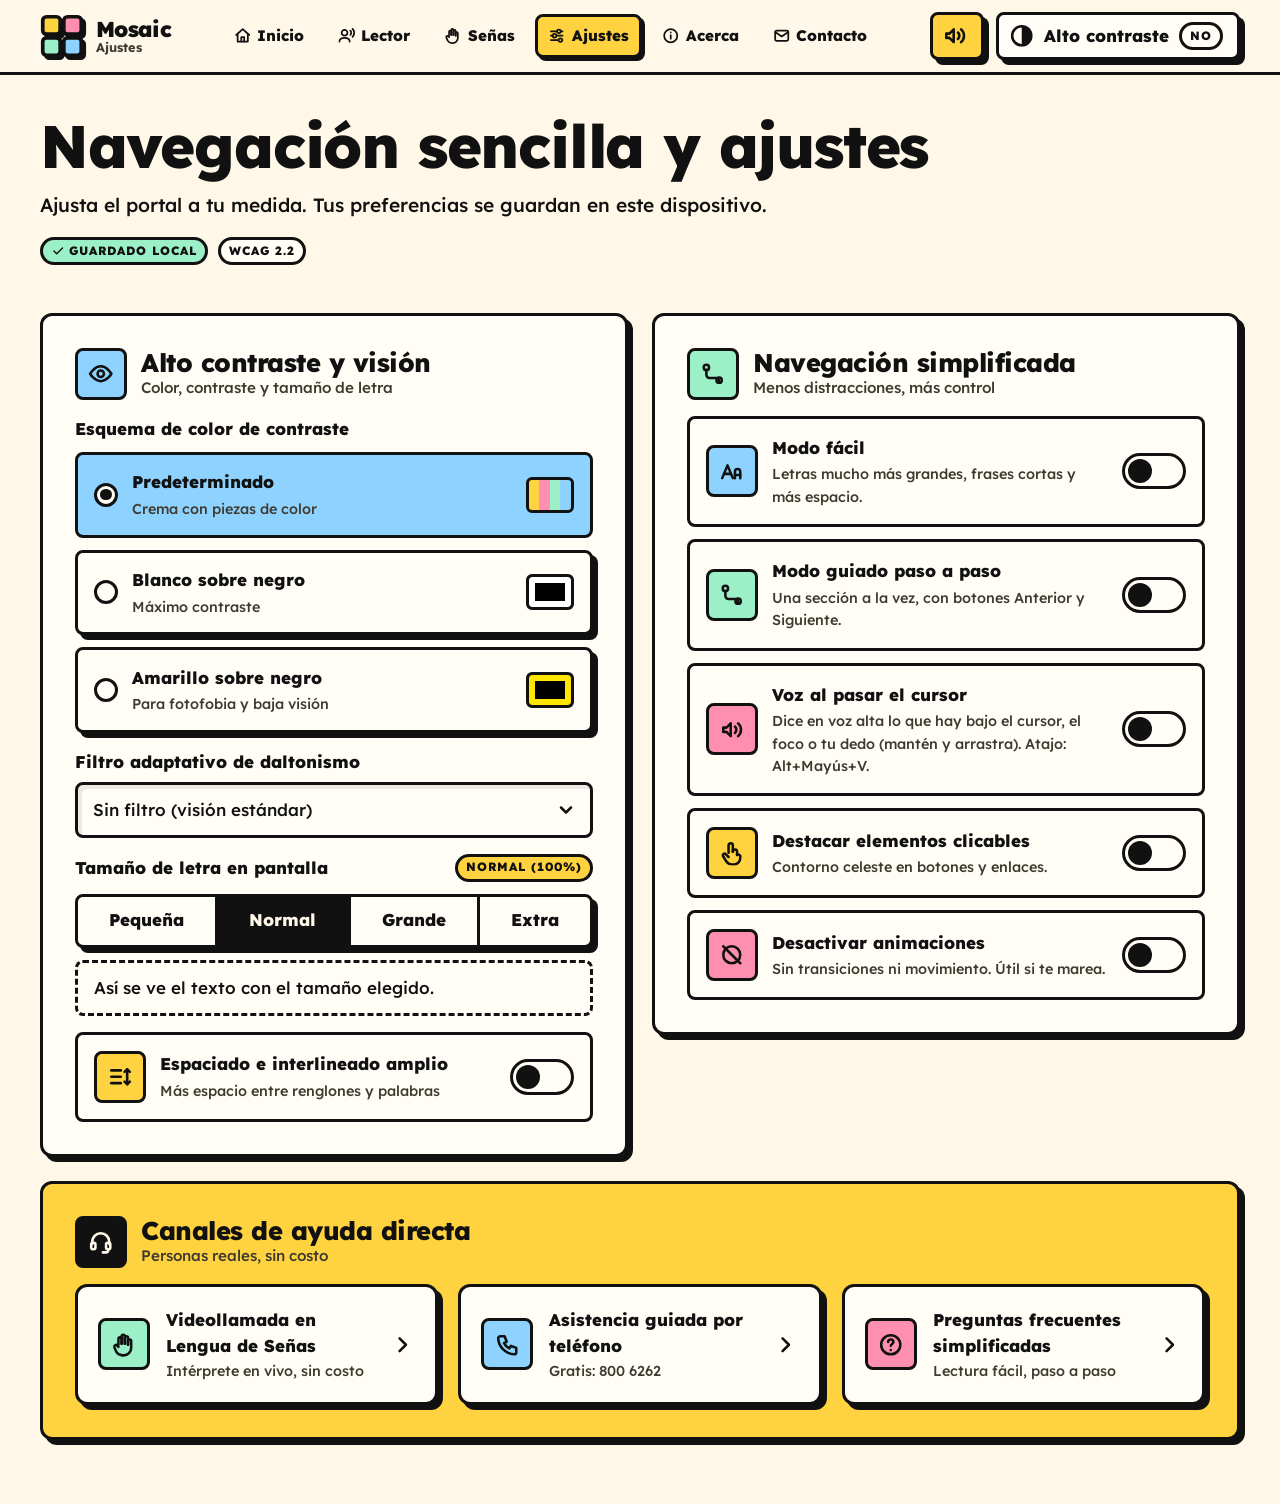
<file: ajustes.html>
<!DOCTYPE html>
<html lang="es">
<head>
<meta charset="utf-8"/>
<meta name="viewport" content="width=device-width, initial-scale=1.0, viewport-fit=cover"/>
<title>Mosaic — Ajustes</title>
<meta name="description" content="Mosaic, Portal de Accesibilidad Digital de El Salvador: lector de voz, videos en LESSA, alto contraste y navegación sencilla."/>
<link rel="icon" type="image/svg+xml" href="assets/favicon.svg"/>
<link rel="manifest" href="manifest.json"/>
<meta name="theme-color" content="#ffd23f"/>
<link rel="stylesheet" href="assets/site.css"/>
<script src="assets/site.js"></script>
</head>
<body>
<svg aria-hidden="true" focusable="false" style="position:absolute;width:0;height:0;overflow:hidden">
<defs>
<filter id="f-protanopia"><feColorMatrix type="matrix" values="0.567,0.433,0,0,0 0.558,0.442,0,0,0 0,0.242,0.758,0,0 0,0,0,1,0"/></filter>
<filter id="f-deuteranopia"><feColorMatrix type="matrix" values="0.625,0.375,0,0,0 0.7,0.3,0,0,0 0,0.3,0.7,0,0 0,0,0,1,0"/></filter>
<filter id="f-tritanopia"><feColorMatrix type="matrix" values="0.95,0.05,0,0,0 0,0.433,0.567,0,0 0,0.475,0.525,0,0 0,0,0,1,0"/></filter>
<symbol id="i-home" viewBox="0 0 24 24"><path d="M3 11l9-8 9 8"/><path d="M5 10v10h14V10"/><path d="M10 20v-6h4v6"/></symbol>
<symbol id="i-voice" viewBox="0 0 24 24"><circle cx="9" cy="8" r="4"/><path d="M2 20c0-3.3 3.1-5 7-5s7 1.7 7 5"/><path d="M17 5c1.6 1.6 1.6 4.4 0 6"/><path d="M20 2.5c3 3 3 8 0 11"/></symbol>
<symbol id="i-sign" viewBox="0 0 24 24"><path d="M7 12V6.5a1.5 1.5 0 013 0V11"/><path d="M10 11V4a1.5 1.5 0 013 0v7"/><path d="M13 11V5.5a1.5 1.5 0 013 0V12"/><path d="M16 12V8.5a1.5 1.5 0 013 0V15a7 7 0 01-7 7h-1a7 7 0 01-6-3.3L3.2 14.3A1.6 1.6 0 015.8 12.6L7 14"/></symbol>
<symbol id="i-settings" viewBox="0 0 24 24"><path d="M4 6h8"/><path d="M18 6h2"/><path d="M4 12h2"/><path d="M12 12h8"/><path d="M4 18h10"/><path d="M20 18h0"/><circle cx="15" cy="6" r="2.5"/><circle cx="9" cy="12" r="2.5"/><circle cx="17" cy="18" r="2.5"/></symbol>
<symbol id="i-info" viewBox="0 0 24 24"><circle cx="12" cy="12" r="9"/><path d="M12 11v5"/><path d="M12 7.5h.01"/></symbol>
<symbol id="i-mail" viewBox="0 0 24 24"><rect x="3" y="5" width="18" height="14" rx="2"/><path d="M3 7l9 6 9-6"/></symbol>
<symbol id="i-contrast" viewBox="0 0 24 24"><circle cx="12" cy="12" r="9"/><path d="M12 3a9 9 0 010 18z" fill="currentColor" stroke="none"/></symbol>
<symbol id="i-text" viewBox="0 0 24 24"><path d="M3 18L8 6l5 12"/><path d="M5 14h6"/><path d="M15 18v-6a2.5 2.5 0 015 0v6"/><path d="M15 15h5"/></symbol>
<symbol id="i-volume" viewBox="0 0 24 24"><path d="M4 10v4h3l4 4V6L7 10z"/><path d="M15 9a4 4 0 010 6"/><path d="M18 6a8 8 0 010 12"/></symbol>
<symbol id="i-arrow-right" viewBox="0 0 24 24"><path d="M5 12h14"/><path d="M13 6l6 6-6 6"/></symbol>
<symbol id="i-arrow-left" viewBox="0 0 24 24"><path d="M19 12H5"/><path d="M11 6l-6 6 6 6"/></symbol>
<symbol id="i-arrow-up" viewBox="0 0 24 24"><path d="M12 19V5"/><path d="M6 11l6-6 6 6"/></symbol>
<symbol id="i-video" viewBox="0 0 24 24"><rect x="3" y="6" width="13" height="12" rx="2"/><path d="M16 10l5-3v10l-5-3"/></symbol>
<symbol id="i-phone" viewBox="0 0 24 24"><path d="M5 4h4l2 5-2.5 1.5a11 11 0 005 5L15 13l5 2v4a2 2 0 01-2 2A16 16 0 013 6a2 2 0 012-2z"/></symbol>
<symbol id="i-check" viewBox="0 0 24 24"><path d="M5 12l5 5L20 7"/></symbol>
<symbol id="i-eye" viewBox="0 0 24 24"><path d="M2 12s4-7 10-7 10 7 10 7-4 7-10 7S2 12 2 12z"/><circle cx="12" cy="12" r="3"/></symbol>
<symbol id="i-ear" viewBox="0 0 24 24"><path d="M6 10a6 6 0 0112 0c0 3-2 4-3 6s-1 5-4 5a3 3 0 01-3-3"/><path d="M9.5 10a2.5 2.5 0 015 0c0 1.5-1.5 2-1.5 3.5"/></symbol>
<symbol id="i-brain" viewBox="0 0 24 24"><path d="M11 4a3 3 0 00-5 2.5 3 3 0 00-2 5 3 3 0 002 5 3 3 0 005 2.5V4z"/><path d="M13 4a3 3 0 015 2.5 3 3 0 012 5 3 3 0 01-2 5 3 3 0 01-5 2.5V4z"/></symbol>
<symbol id="i-touch" viewBox="0 0 24 24"><path d="M9 12V5a2 2 0 014 0v6"/><path d="M13 11a2 2 0 014 0v3"/><path d="M17 14a2 2 0 013 1v2a6 6 0 01-6 6h-2a6 6 0 01-5-2.7L4 15.5a1.6 1.6 0 012.5-2L9 16"/></symbol>
<symbol id="i-play" viewBox="0 0 24 24"><path d="M7 5l12 7-12 7z" fill="currentColor"/></symbol>
<symbol id="i-pause" viewBox="0 0 24 24"><path d="M8 5v14" stroke-width="4"/><path d="M16 5v14" stroke-width="4"/></symbol>
<symbol id="i-rewind" viewBox="0 0 24 24"><path d="M11 18a6 6 0 100-12H6"/><path d="M8.5 3.5L6 6l2.5 2.5"/></symbol>
<symbol id="i-forward" viewBox="0 0 24 24"><path d="M13 18a6 6 0 110-12h5"/><path d="M15.5 3.5L18 6l-2.5 2.5"/></symbol>
<symbol id="i-download" viewBox="0 0 24 24"><path d="M12 4v11"/><path d="M7 10l5 5 5-5"/><path d="M4 20h16"/></symbol>
<symbol id="i-repeat" viewBox="0 0 24 24"><path d="M4 12a8 8 0 0114-5.3L20 8"/><path d="M20 4v4h-4"/><path d="M20 12a8 8 0 01-14 5.3L4 16"/><path d="M4 20v-4h4"/></symbol>
<symbol id="i-paste" viewBox="0 0 24 24"><rect x="5" y="4" width="14" height="17" rx="2"/><path d="M9 4V3h6v1"/><path d="M9 11h6"/><path d="M9 15h4"/></symbol>
<symbol id="i-book" viewBox="0 0 24 24"><path d="M4 5a2 2 0 012-2h5v17H6a2 2 0 00-2 2z"/><path d="M20 5a2 2 0 00-2-2h-5v17h5a2 2 0 012 2z"/></symbol>
<symbol id="i-pinch" viewBox="0 0 24 24"><path d="M4 4l6 6"/><path d="M4 10V4h6"/><path d="M20 20l-6-6"/><path d="M20 14v6h-6"/></symbol>
<symbol id="i-cc" viewBox="0 0 24 24"><rect x="3" y="5" width="18" height="14" rx="2"/><path d="M10 10.5a2 2 0 100 3"/><path d="M16 10.5a2 2 0 100 3"/></symbol>
<symbol id="i-cc-off" viewBox="0 0 24 24"><rect x="3" y="5" width="18" height="14" rx="2"/><path d="M4 4l16 16"/></symbol>
<symbol id="i-speed" viewBox="0 0 24 24"><path d="M4 16a8 8 0 0116 0"/><path d="M12 16l4-5"/><circle cx="12" cy="16" r="1.5"/></symbol>
<symbol id="i-fullscreen" viewBox="0 0 24 24"><path d="M4 9V4h5"/><path d="M20 9V4h-5"/><path d="M4 15v5h5"/><path d="M20 15v5h-5"/></symbol>
<symbol id="i-subtitles" viewBox="0 0 24 24"><rect x="3" y="5" width="18" height="14" rx="2"/><path d="M7 14h6"/><path d="M15 14h2"/><path d="M7 10h2"/><path d="M11 10h6"/></symbol>
<symbol id="i-shield" viewBox="0 0 24 24"><path d="M12 3l8 3v6c0 5-3.5 8-8 9-4.5-1-8-4-8-9V6z"/><path d="M9 12l2 2 4-4"/></symbol>
<symbol id="i-pin" viewBox="0 0 24 24"><path d="M12 21s-7-6-7-11a7 7 0 0114 0c0 5-7 11-7 11z"/><circle cx="12" cy="10" r="2.5"/></symbol>
<symbol id="i-send" viewBox="0 0 24 24"><path d="M21 3L10 14"/><path d="M21 3l-7 18-4-7-7-4z"/></symbol>
<symbol id="i-close" viewBox="0 0 24 24"><path d="M6 6l12 12"/><path d="M18 6L6 18"/></symbol>
<symbol id="i-chevron-down" viewBox="0 0 24 24"><path d="M6 9l6 6 6-6"/></symbol>
<symbol id="i-chevron-right" viewBox="0 0 24 24"><path d="M9 6l6 6-6 6"/></symbol>
<symbol id="i-route" viewBox="0 0 24 24"><circle cx="6" cy="6" r="2.5"/><circle cx="18" cy="18" r="2.5"/><path d="M6 8.5V13a3 3 0 003 3h6a3 3 0 013 3"/></symbol>
<symbol id="i-motion-off" viewBox="0 0 24 24"><circle cx="12" cy="12" r="8"/><path d="M4 4l16 16"/></symbol>
<symbol id="i-spacing" viewBox="0 0 24 24"><path d="M4 6h9"/><path d="M4 12h9"/><path d="M4 18h9"/><path d="M19 5v14"/><path d="M16.5 7.5L19 5l2.5 2.5"/><path d="M16.5 16.5L19 19l2.5-2.5"/></symbol>
<symbol id="i-palette" viewBox="0 0 24 24"><path d="M12 3a9 9 0 000 18c1.5 0 2-1 2-2s-.5-2 1-2h2a4 4 0 004-4 9 9 0 00-9-10z"/><circle cx="7.5" cy="10" r="1"/><circle cx="10.5" cy="6.5" r="1"/><circle cx="15" cy="6.5" r="1"/></symbol>
<symbol id="i-headset" viewBox="0 0 24 24"><path d="M4 14v-2a8 8 0 0116 0v2"/><rect x="3" y="13" width="4" height="6" rx="1.5"/><rect x="17" y="13" width="4" height="6" rx="1.5"/><path d="M19 19v1a2 2 0 01-2 2h-3"/></symbol>
<symbol id="i-help" viewBox="0 0 24 24"><circle cx="12" cy="12" r="9"/><path d="M9.5 9.5a2.5 2.5 0 015 0c0 1.5-2.5 2-2.5 3.5"/><path d="M12 17h.01"/></symbol>
<symbol id="i-heart" viewBox="0 0 24 24"><path d="M12 20s-7-4.5-7-9.5A3.5 3.5 0 0112 8a3.5 3.5 0 017 2.5c0 5-7 9.5-7 9.5z"/></symbol>
<symbol id="i-balance" viewBox="0 0 24 24"><path d="M12 3v18"/><path d="M5 7h14"/><path d="M5 7l-3 7a3 3 0 006 0z"/><path d="M19 7l-3 7a3 3 0 006 0z"/><path d="M8 21h8"/></symbol>
<symbol id="i-groups" viewBox="0 0 24 24"><circle cx="8" cy="8" r="3"/><circle cx="16" cy="8" r="3"/><path d="M2 20c0-3 3-5 6-5s6 2 6 5"/><path d="M14 15c3 0 6 2 6 5"/></symbol>
<symbol id="i-alert" viewBox="0 0 24 24"><path d="M12 3l10 18H2z"/><path d="M12 10v4"/><path d="M12 18h.01"/></symbol>
<symbol id="i-flag" viewBox="0 0 24 24"><path d="M5 21V4"/><path d="M5 4h12l-2 4 2 4H5"/></symbol>
<symbol id="i-device" viewBox="0 0 24 24"><rect x="7" y="2" width="10" height="20" rx="2"/><path d="M11 18h2"/></symbol>
<symbol id="i-gesture" viewBox="0 0 24 24"><path d="M8 4v9"/><path d="M14 6v7"/><path d="M6 13c0 4 3 7 6 7s6-3 6-7"/></symbol>
<symbol id="i-wave" viewBox="0 0 24 24"><path d="M4 10v4"/><path d="M8 6v12"/><path d="M12 3v18"/><path d="M16 7v10"/><path d="M20 10v4"/></symbol>
<symbol id="i-apps" viewBox="0 0 24 24"><rect x="4" y="4" width="6" height="6" rx="1.5"/><rect x="14" y="4" width="6" height="6" rx="1.5"/><rect x="4" y="14" width="6" height="6" rx="1.5"/><rect x="14" y="14" width="6" height="6" rx="1.5"/></symbol>
<symbol id="i-clock" viewBox="0 0 24 24"><circle cx="12" cy="12" r="9"/><path d="M12 7v5l3 2"/></symbol>
<symbol id="i-figure" viewBox="0 0 24 24"><circle cx="12" cy="5" r="2.2"/><path d="M6 9.5c4-1 8-1 12 0"/><path d="M12 9.5V15"/><path d="M12 15l-4 6"/><path d="M12 15l4 6"/></symbol>
</defs>
</svg>
<a class="skip" href="#main-content">Saltar al contenido principal</a>
<button class="skip skip--listen" type="button" data-action="read-screen">Escuchar esta página en voz alta</button>
<div aria-live="polite" class="sr-only" id="a11y-announcer" role="status"></div>
<header class="topbar">
<div class="shell topbar__in">
<a class="brand" href="index.html" aria-label="Mosaic, volver al inicio">
<svg class="brand__mark" viewBox="0 0 48 48" aria-hidden="true" focusable="false"><g stroke="var(--ink)" stroke-width="4" stroke-linejoin="round"><rect x="3" y="3" width="19" height="19" rx="4" fill="var(--yellow)"/><rect x="26" y="3" width="19" height="19" rx="4" fill="var(--pink)"/><rect x="3" y="26" width="19" height="19" rx="4" fill="var(--mint)"/><rect x="26" y="26" width="19" height="19" rx="4" fill="var(--sky)"/></g></svg>
<span class="brand__text"><span class="brand__name">Mosaic</span><span class="brand__page">Ajustes</span></span>
</a>
<nav class="topnav" aria-label="Secciones del portal">
<a href="index.html"><svg class="ic ic--sm" aria-hidden="true"><use href="#i-home"/></svg><span>Inicio</span></a>
<a href="lector.html"><svg class="ic ic--sm" aria-hidden="true"><use href="#i-voice"/></svg><span>Lector</span></a>
<a href="senas.html"><svg class="ic ic--sm" aria-hidden="true"><use href="#i-sign"/></svg><span>Señas</span></a>
<a href="ajustes.html" aria-current="page"><svg class="ic ic--sm" aria-hidden="true"><use href="#i-settings"/></svg><span>Ajustes</span></a>
<a href="acerca.html"><svg class="ic ic--sm" aria-hidden="true"><use href="#i-info"/></svg><span>Acerca</span></a>
<a href="contacto.html"><svg class="ic ic--sm" aria-hidden="true"><use href="#i-mail"/></svg><span>Contacto</span></a>
</nav>
<div class="topbar__actions">
<button class="contrast-switch read-screen" type="button" data-action="read-screen" aria-label="Leer esta pantalla en voz alta" title="Leer esta pantalla (Alt+Mayús+L, o dos toques con dos dedos)">
<svg class="ic" aria-hidden="true"><use href="#i-volume"/></svg><span class="contrast-switch__label">Leer pantalla</span>
</button>
<button class="contrast-switch" type="button" data-action="toggle-contrast" aria-pressed="false" aria-label="Alto contraste">
<svg class="ic" aria-hidden="true"><use href="#i-contrast"/></svg><span class="contrast-switch__label">Alto contraste</span><span class="tag contrast-switch__state" aria-hidden="true">No</span>
</button>
</div>
</div>
</header>
<main class="shell stack" id="main-content">
<div class="guide-bar piece piece--yellow piece--tight" id="guide-bar" role="region" aria-label="Modo guiado paso a paso">
<div class="guide-bar__in">
<div class="guide-bar__step"><span data-guide-title>Sección</span><span class="tag" data-guide-count>Paso 1 de 1</span></div>
<div class="guide-bar__nav">
<button class="btn btn--flat" type="button" data-guide-prev><svg class="ic ic--sm" aria-hidden="true"><use href="#i-arrow-left"/></svg><span>Anterior</span></button>
<button class="btn btn--ink" type="button" data-guide-next><span>Siguiente</span><svg class="ic ic--sm" aria-hidden="true"><use href="#i-arrow-right"/></svg></button>
<button class="btn btn--flat" type="button" data-guide-exit><svg class="ic ic--sm" aria-hidden="true"><use href="#i-close"/></svg><span>Salir</span></button>
</div>
</div>
</div>
<section data-step aria-labelledby="section-intro-title">
<h1 id="section-intro-title" style="font-size:clamp(2.25rem,5vw,3.75rem)">Navegación sencilla y ajustes</h1>
<p class="lead measure" style="margin-top:.75rem" data-easy="Ajusta el portal a tu gusto.">Ajusta el portal a tu medida. Tus preferencias se guardan en este dispositivo.</p>
<div class="cluster" style="margin-top:1rem">
<span class="tag tag--mint"><svg class="ic ic--sm" aria-hidden="true"><use href="#i-check"/></svg>Guardado local</span>
<span class="tag">WCAG 2.2</span>
</div>
</section>

<div class="settings">
<section class="piece piece--lg setting-block" data-step aria-labelledby="vision-settings-title" id="vision">
<div class="setting-block__head"><span class="ibox ibox--sky" aria-hidden="true"><svg class="ic" aria-hidden="true"><use href="#i-eye"/></svg></span><div><h2 id="vision-settings-title" style="font-size:1.6rem">Alto contraste y visión</h2><p>Color, contraste y tamaño de letra</p></div></div>
<fieldset class="setting-group">
<legend>Esquema de color de contraste</legend>
<label class="choice choice--swatch">
<span class="row" style="gap:.9rem;flex-wrap:nowrap"><input type="radio" name="contrast-mode" value="standard" checked/><span class="dot" aria-hidden="true"></span>
<span class="choice__body"><span class="choice__title">Predeterminado</span><span class="choice__hint">Crema con piezas de color</span></span></span>
<span class="swatch swatch--standard" aria-hidden="true"></span>
</label>
<label class="choice choice--swatch">
<span class="row" style="gap:.9rem;flex-wrap:nowrap"><input type="radio" name="contrast-mode" value="dark"/><span class="dot" aria-hidden="true"></span>
<span class="choice__body"><span class="choice__title">Blanco sobre negro</span><span class="choice__hint">Máximo contraste</span></span></span>
<span class="swatch swatch--dark" aria-hidden="true"></span>
</label>
<label class="choice choice--swatch">
<span class="row" style="gap:.9rem;flex-wrap:nowrap"><input type="radio" name="contrast-mode" value="yellow"/><span class="dot" aria-hidden="true"></span>
<span class="choice__body"><span class="choice__title">Amarillo sobre negro</span><span class="choice__hint">Para fotofobia y baja visión</span></span></span>
<span class="swatch swatch--yellow" aria-hidden="true"></span>
</label>
</fieldset>
<div class="field">
<label for="color-filter-select">Filtro adaptativo de daltonismo</label>
<select class="input" id="color-filter-select">
<option value="none">Sin filtro (visión estándar)</option>
<option value="protanopia">Protanopia (deficiencia rojo)</option>
<option value="deuteranopia">Deuteranopia (deficiencia verde)</option>
<option value="tritanopia">Tritanopia (deficiencia azul)</option>
<option value="grayscale">Escala de grises (monocromático completo)</option>
</select>
</div>
<div class="setting-group">
<div class="font-row"><span id="font-size-label" style="font-weight:800">Tamaño de letra en pantalla</span><span class="tag tag--yellow" id="font-indicator">Normal (100%)</span></div>
<div class="seg seg--full" role="group" aria-labelledby="font-size-label">
<button type="button" data-font-choice="sm">Pequeña</button>
<button type="button" data-font-choice="md" aria-current="true">Normal</button>
<button type="button" data-font-choice="lg">Grande</button>
<button type="button" data-font-choice="xxl">Extra</button>
</div>
<p class="font-preview">Así se ve el texto con el tamaño elegido.</p>
</div>
<div class="toggle-row">
<div class="toggle-row__lead"><span class="ibox ibox--yellow" aria-hidden="true"><svg class="ic" aria-hidden="true"><use href="#i-spacing"/></svg></span>
<div class="toggle-row__text"><label class="toggle-row__title" for="toggle-spacing">Espaciado e interlineado amplio</label><span class="toggle-row__hint">Más espacio entre renglones y palabras</span></div></div>
<span class="switch"><input type="checkbox" id="toggle-spacing"/><span class="switch__track"></span></span>
</div>
</section>

<section class="piece piece--lg setting-block" data-step aria-labelledby="nav-settings-title" id="navegacion">
<div class="setting-block__head"><span class="ibox ibox--mint" aria-hidden="true"><svg class="ic" aria-hidden="true"><use href="#i-route"/></svg></span><div><h2 id="nav-settings-title" style="font-size:1.6rem">Navegación simplificada</h2><p>Menos distracciones, más control</p></div></div>
<div class="setting-group">
<div class="toggle-row">
<div class="toggle-row__lead"><span class="ibox ibox--sky" aria-hidden="true"><svg class="ic" aria-hidden="true"><use href="#i-text"/></svg></span>
<div class="toggle-row__text"><label class="toggle-row__title" for="toggle-easy-mode">Modo fácil</label><span class="toggle-row__hint">Letras mucho más grandes, frases cortas y más espacio.</span></div></div>
<span class="switch"><input type="checkbox" id="toggle-easy-mode"/><span class="switch__track"></span></span>
</div>
<div class="toggle-row">
<div class="toggle-row__lead"><span class="ibox ibox--mint" aria-hidden="true"><svg class="ic" aria-hidden="true"><use href="#i-route"/></svg></span>
<div class="toggle-row__text"><label class="toggle-row__title" for="toggle-guided-mode">Modo guiado paso a paso</label><span class="toggle-row__hint">Una sección a la vez, con botones Anterior y Siguiente.</span></div></div>
<span class="switch"><input type="checkbox" id="toggle-guided-mode"/><span class="switch__track"></span></span>
</div>
<div class="toggle-row">
<div class="toggle-row__lead"><span class="ibox ibox--pink" aria-hidden="true"><svg class="ic" aria-hidden="true"><use href="#i-volume"/></svg></span>
<div class="toggle-row__text"><label class="toggle-row__title" for="toggle-hover-speak">Voz al pasar el cursor</label><span class="toggle-row__hint">Dice en voz alta lo que hay bajo el cursor, el foco o tu dedo (mantén y arrastra). Atajo: Alt+Mayús+V.</span></div></div>
<span class="switch"><input type="checkbox" id="toggle-hover-speak"/><span class="switch__track"></span></span>
</div>
<div class="toggle-row">
<div class="toggle-row__lead"><span class="ibox ibox--yellow" aria-hidden="true"><svg class="ic" aria-hidden="true"><use href="#i-touch"/></svg></span>
<div class="toggle-row__text"><label class="toggle-row__title" for="toggle-highlight-clickable">Destacar elementos clicables</label><span class="toggle-row__hint">Contorno celeste en botones y enlaces.</span></div></div>
<span class="switch"><input type="checkbox" id="toggle-highlight-clickable"/><span class="switch__track"></span></span>
</div>
<div class="toggle-row">
<div class="toggle-row__lead"><span class="ibox ibox--pink" aria-hidden="true"><svg class="ic" aria-hidden="true"><use href="#i-motion-off"/></svg></span>
<div class="toggle-row__text"><label class="toggle-row__title" for="toggle-reduce-motion">Desactivar animaciones</label><span class="toggle-row__hint">Sin transiciones ni movimiento. Útil si te marea.</span></div></div>
<span class="switch"><input type="checkbox" id="toggle-reduce-motion"/><span class="switch__track"></span></span>
</div>
</div>
</section>

<section class="piece piece--lg piece--yellow setting-block span-2" data-step aria-labelledby="help-channels-title" id="ayuda">
<div class="setting-block__head"><span class="ibox ibox--ink" aria-hidden="true"><svg class="ic" aria-hidden="true"><use href="#i-headset"/></svg></span><div><h2 id="help-channels-title" style="font-size:1.6rem">Canales de ayuda directa</h2><p>Personas reales, sin costo</p></div></div>
<div class="grid grid--3">
<a class="help-link piece" href="senas.html" aria-label="Iniciar videollamada con intérprete de señas, disponible 24/7">
<span class="ibox ibox--mint" aria-hidden="true"><svg class="ic" aria-hidden="true"><use href="#i-sign"/></svg></span>
<span class="help-link__body"><span><strong>Videollamada en Lengua de Señas</strong></span><span class="help-link__hint">Intérprete en vivo, sin costo</span></span>
<svg class="ic" aria-hidden="true"><use href="#i-chevron-right"/></svg>
</a>
<a class="help-link piece" href="tel:+5038006262" aria-label="Llamar a asistencia guiada por teléfono, gratuita">
<span class="ibox ibox--sky" aria-hidden="true"><svg class="ic" aria-hidden="true"><use href="#i-phone"/></svg></span>
<span class="help-link__body"><span><strong>Asistencia guiada por teléfono</strong></span><span class="help-link__hint">Gratis: 800 6262</span></span>
<svg class="ic" aria-hidden="true"><use href="#i-chevron-right"/></svg>
</a>
<button class="help-link piece" id="btn-open-faq" type="button" aria-haspopup="dialog" aria-controls="faq-modal">
<span class="ibox ibox--pink" aria-hidden="true"><svg class="ic" aria-hidden="true"><use href="#i-help"/></svg></span>
<span class="help-link__body"><span><strong>Preguntas frecuentes simplificadas</strong></span><span class="help-link__hint">Lectura fácil, paso a paso</span></span>
<svg class="ic" aria-hidden="true"><use href="#i-chevron-right"/></svg>
</button>
</div>
</section>
</div>
<div aria-live="polite" class="sr-only" id="status-announcer" role="status">Ajustes de accesibilidad listos para configurar.</div>

<div class="dialog" id="faq-modal" role="dialog" aria-modal="true" aria-labelledby="modal-title" hidden>
<div class="dialog__panel piece piece--lg">
<div class="dialog__head">
<div class="row" style="gap:.75rem"><span class="ibox ibox--pink" aria-hidden="true"><svg class="ic" aria-hidden="true"><use href="#i-book"/></svg></span><h2 id="modal-title" style="font-size:1.5rem">Lectura fácil y preguntas frecuentes</h2></div>
<button class="btn btn--sq btn--flat" id="btn-close-faq" type="button" aria-label="Cerrar ventana de preguntas"><svg class="ic" aria-hidden="true"><use href="#i-close"/></svg></button>
</div>
<div>
<details open>
<summary><span>¿Cómo activo la voz que lee la pantalla?</span><svg class="ic" aria-hidden="true"><use href="#i-chevron-down"/></svg></summary>
<p>Pulsa "Lector" en la barra de navegación y luego el botón de reproducir. Pausa con un toque.</p>
</details>
<details>
<summary><span>¿Se guardan mis preferencias si cierro la aplicación?</span><svg class="ic" aria-hidden="true"><use href="#i-chevron-down"/></svg></summary>
<p>Sí. Se guardan en este dispositivo para tus próximas visitas.</p>
</details>
<details>
<summary><span>¿Cómo hablar con un intérprete de señas?</span><svg class="ic" aria-hidden="true"><use href="#i-chevron-down"/></svg></summary>
<p>Pulsa "Videollamada en Lengua de Señas" y te conectamos con un intérprete en directo.</p>
</details>
</div>
<button class="btn btn--yellow btn--block btn--lg" id="btn-faq-done" type="button">Entendido y volver</button>
</div>
</div>
</main>
<script>
  (function() {
    var modal = document.getElementById('faq-modal');
    var openBtn = document.getElementById('btn-open-faq');
    var closeBtn = document.getElementById('btn-close-faq');
    var doneBtn = document.getElementById('btn-faq-done');
    var announcer = document.getElementById('status-announcer');
    if (!modal) return;

    function announce(msg) { if (announcer) { announcer.textContent = msg; } }
    function open() {
      modal.hidden = false;
      modal.classList.add('is-open');
      document.body.style.overflow = 'hidden';
      closeBtn.focus();
      announce('Ventana de preguntas frecuentes abierta.');
    }
    function close() {
      modal.classList.remove('is-open');
      modal.hidden = true;
      document.body.style.overflow = '';
      openBtn.focus();
      announce('Ventana cerrada.');
    }
    openBtn.addEventListener('click', open);
    closeBtn.addEventListener('click', close);
    doneBtn.addEventListener('click', close);
    modal.addEventListener('click', function (e) { if (e.target === modal) close(); });
    document.addEventListener('keydown', function (e) {
      if (e.key === 'Escape' && !modal.hidden) { close(); }
      if (e.key === 'Tab' && !modal.hidden) {
        var f = modal.querySelectorAll('button, summary, [href]');
        var first = f[0], last = f[f.length - 1];
        if (e.shiftKey && document.activeElement === first) { last.focus(); e.preventDefault(); }
        else if (!e.shiftKey && document.activeElement === last) { first.focus(); e.preventDefault(); }
      }
    });
  })();
</script>
<nav class="tabbar" aria-label="Navegación principal">
<div class="tabbar__in">
<a href="index.html"><svg class="ic" aria-hidden="true"><use href="#i-home"/></svg><span>Inicio</span></a>
<a href="lector.html"><svg class="ic" aria-hidden="true"><use href="#i-voice"/></svg><span>Lector</span></a>
<a href="senas.html"><svg class="ic" aria-hidden="true"><use href="#i-sign"/></svg><span>Señas</span></a>
<a href="ajustes.html" aria-current="page"><svg class="ic" aria-hidden="true"><use href="#i-settings"/></svg><span>Ajustes</span></a>
<a href="acerca.html"><svg class="ic" aria-hidden="true"><use href="#i-info"/></svg><span>Acerca</span></a>
<a href="contacto.html"><svg class="ic" aria-hidden="true"><use href="#i-mail"/></svg><span>Contacto</span></a>
</div>
</nav>
</body>
</html>
</file>
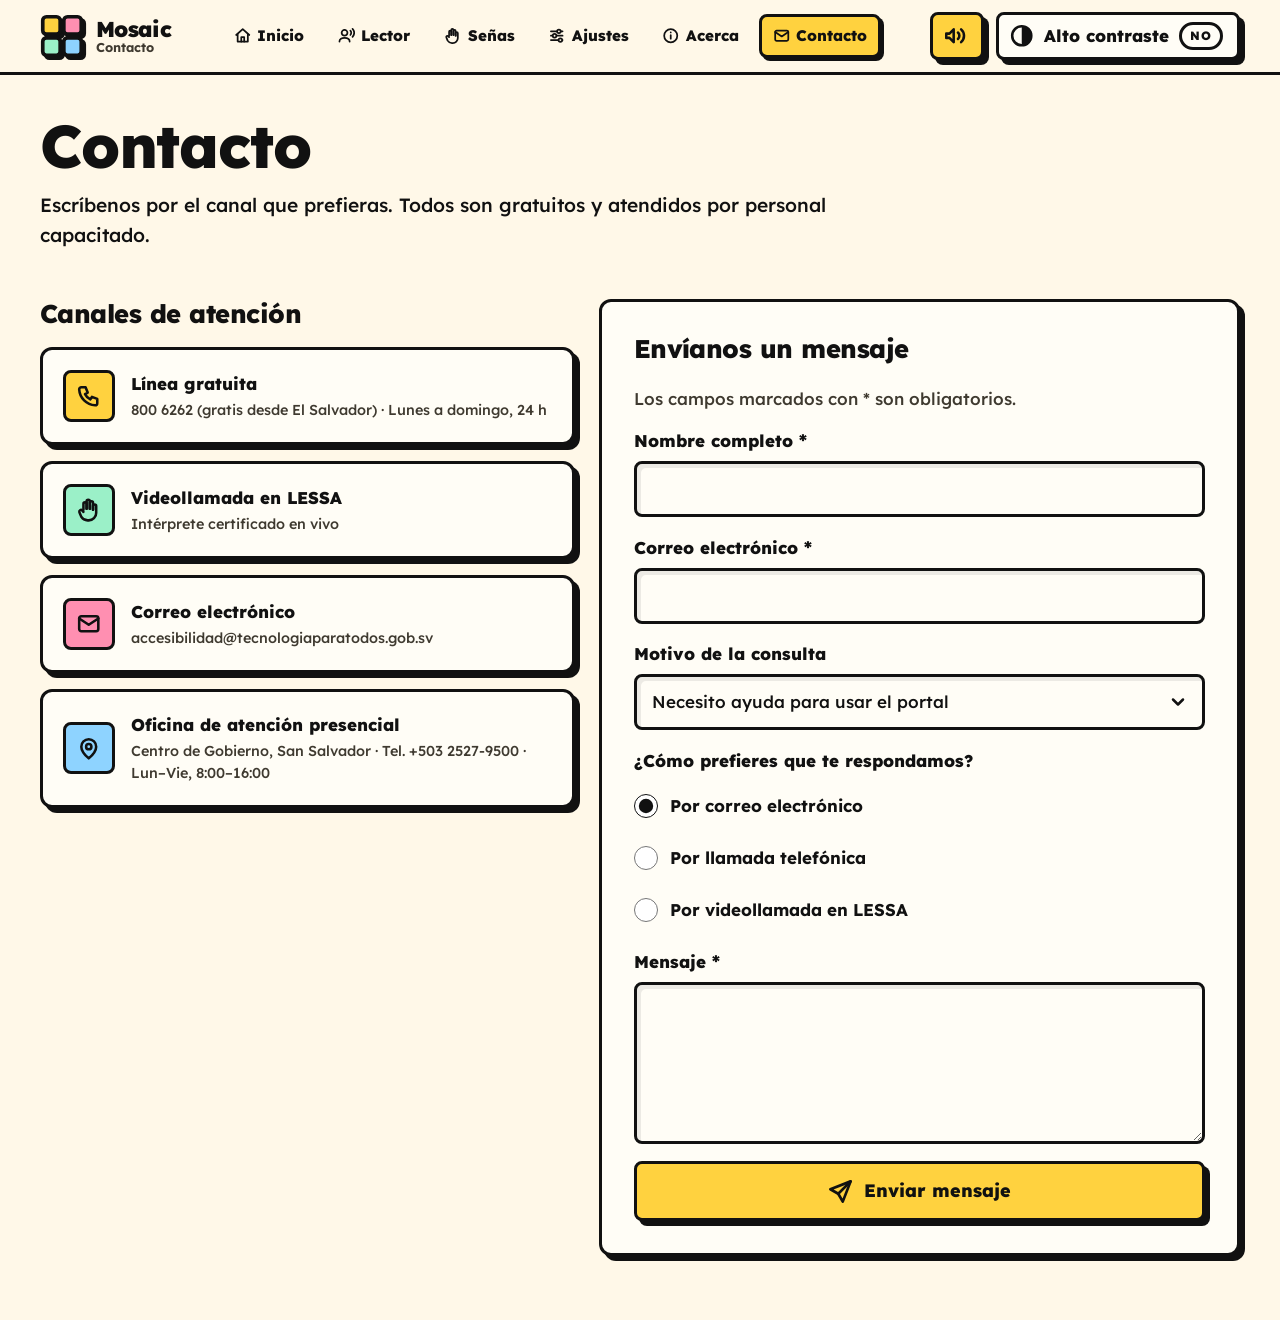
<file: contacto.html>
<!DOCTYPE html>
<html lang="es">
<head>
<meta charset="utf-8"/>
<meta name="viewport" content="width=device-width, initial-scale=1.0, viewport-fit=cover"/>
<title>Mosaic — Contacto</title>
<meta name="description" content="Mosaic, Portal de Accesibilidad Digital de El Salvador: lector de voz, videos en LESSA, alto contraste y navegación sencilla."/>
<link rel="icon" type="image/svg+xml" href="assets/favicon.svg"/>
<link rel="manifest" href="manifest.json"/>
<meta name="theme-color" content="#ffd23f"/>
<link rel="stylesheet" href="assets/site.css"/>
<script src="assets/site.js"></script>
</head>
<body>
<svg aria-hidden="true" focusable="false" style="position:absolute;width:0;height:0;overflow:hidden">
<defs>
<filter id="f-protanopia"><feColorMatrix type="matrix" values="0.567,0.433,0,0,0 0.558,0.442,0,0,0 0,0.242,0.758,0,0 0,0,0,1,0"/></filter>
<filter id="f-deuteranopia"><feColorMatrix type="matrix" values="0.625,0.375,0,0,0 0.7,0.3,0,0,0 0,0.3,0.7,0,0 0,0,0,1,0"/></filter>
<filter id="f-tritanopia"><feColorMatrix type="matrix" values="0.95,0.05,0,0,0 0,0.433,0.567,0,0 0,0.475,0.525,0,0 0,0,0,1,0"/></filter>
<symbol id="i-home" viewBox="0 0 24 24"><path d="M3 11l9-8 9 8"/><path d="M5 10v10h14V10"/><path d="M10 20v-6h4v6"/></symbol>
<symbol id="i-voice" viewBox="0 0 24 24"><circle cx="9" cy="8" r="4"/><path d="M2 20c0-3.3 3.1-5 7-5s7 1.7 7 5"/><path d="M17 5c1.6 1.6 1.6 4.4 0 6"/><path d="M20 2.5c3 3 3 8 0 11"/></symbol>
<symbol id="i-sign" viewBox="0 0 24 24"><path d="M7 12V6.5a1.5 1.5 0 013 0V11"/><path d="M10 11V4a1.5 1.5 0 013 0v7"/><path d="M13 11V5.5a1.5 1.5 0 013 0V12"/><path d="M16 12V8.5a1.5 1.5 0 013 0V15a7 7 0 01-7 7h-1a7 7 0 01-6-3.3L3.2 14.3A1.6 1.6 0 015.8 12.6L7 14"/></symbol>
<symbol id="i-settings" viewBox="0 0 24 24"><path d="M4 6h8"/><path d="M18 6h2"/><path d="M4 12h2"/><path d="M12 12h8"/><path d="M4 18h10"/><path d="M20 18h0"/><circle cx="15" cy="6" r="2.5"/><circle cx="9" cy="12" r="2.5"/><circle cx="17" cy="18" r="2.5"/></symbol>
<symbol id="i-info" viewBox="0 0 24 24"><circle cx="12" cy="12" r="9"/><path d="M12 11v5"/><path d="M12 7.5h.01"/></symbol>
<symbol id="i-mail" viewBox="0 0 24 24"><rect x="3" y="5" width="18" height="14" rx="2"/><path d="M3 7l9 6 9-6"/></symbol>
<symbol id="i-contrast" viewBox="0 0 24 24"><circle cx="12" cy="12" r="9"/><path d="M12 3a9 9 0 010 18z" fill="currentColor" stroke="none"/></symbol>
<symbol id="i-text" viewBox="0 0 24 24"><path d="M3 18L8 6l5 12"/><path d="M5 14h6"/><path d="M15 18v-6a2.5 2.5 0 015 0v6"/><path d="M15 15h5"/></symbol>
<symbol id="i-volume" viewBox="0 0 24 24"><path d="M4 10v4h3l4 4V6L7 10z"/><path d="M15 9a4 4 0 010 6"/><path d="M18 6a8 8 0 010 12"/></symbol>
<symbol id="i-arrow-right" viewBox="0 0 24 24"><path d="M5 12h14"/><path d="M13 6l6 6-6 6"/></symbol>
<symbol id="i-arrow-left" viewBox="0 0 24 24"><path d="M19 12H5"/><path d="M11 6l-6 6 6 6"/></symbol>
<symbol id="i-arrow-up" viewBox="0 0 24 24"><path d="M12 19V5"/><path d="M6 11l6-6 6 6"/></symbol>
<symbol id="i-video" viewBox="0 0 24 24"><rect x="3" y="6" width="13" height="12" rx="2"/><path d="M16 10l5-3v10l-5-3"/></symbol>
<symbol id="i-phone" viewBox="0 0 24 24"><path d="M5 4h4l2 5-2.5 1.5a11 11 0 005 5L15 13l5 2v4a2 2 0 01-2 2A16 16 0 013 6a2 2 0 012-2z"/></symbol>
<symbol id="i-check" viewBox="0 0 24 24"><path d="M5 12l5 5L20 7"/></symbol>
<symbol id="i-eye" viewBox="0 0 24 24"><path d="M2 12s4-7 10-7 10 7 10 7-4 7-10 7S2 12 2 12z"/><circle cx="12" cy="12" r="3"/></symbol>
<symbol id="i-ear" viewBox="0 0 24 24"><path d="M6 10a6 6 0 0112 0c0 3-2 4-3 6s-1 5-4 5a3 3 0 01-3-3"/><path d="M9.5 10a2.5 2.5 0 015 0c0 1.5-1.5 2-1.5 3.5"/></symbol>
<symbol id="i-brain" viewBox="0 0 24 24"><path d="M11 4a3 3 0 00-5 2.5 3 3 0 00-2 5 3 3 0 002 5 3 3 0 005 2.5V4z"/><path d="M13 4a3 3 0 015 2.5 3 3 0 012 5 3 3 0 01-2 5 3 3 0 01-5 2.5V4z"/></symbol>
<symbol id="i-touch" viewBox="0 0 24 24"><path d="M9 12V5a2 2 0 014 0v6"/><path d="M13 11a2 2 0 014 0v3"/><path d="M17 14a2 2 0 013 1v2a6 6 0 01-6 6h-2a6 6 0 01-5-2.7L4 15.5a1.6 1.6 0 012.5-2L9 16"/></symbol>
<symbol id="i-play" viewBox="0 0 24 24"><path d="M7 5l12 7-12 7z" fill="currentColor"/></symbol>
<symbol id="i-pause" viewBox="0 0 24 24"><path d="M8 5v14" stroke-width="4"/><path d="M16 5v14" stroke-width="4"/></symbol>
<symbol id="i-rewind" viewBox="0 0 24 24"><path d="M11 18a6 6 0 100-12H6"/><path d="M8.5 3.5L6 6l2.5 2.5"/></symbol>
<symbol id="i-forward" viewBox="0 0 24 24"><path d="M13 18a6 6 0 110-12h5"/><path d="M15.5 3.5L18 6l-2.5 2.5"/></symbol>
<symbol id="i-download" viewBox="0 0 24 24"><path d="M12 4v11"/><path d="M7 10l5 5 5-5"/><path d="M4 20h16"/></symbol>
<symbol id="i-repeat" viewBox="0 0 24 24"><path d="M4 12a8 8 0 0114-5.3L20 8"/><path d="M20 4v4h-4"/><path d="M20 12a8 8 0 01-14 5.3L4 16"/><path d="M4 20v-4h4"/></symbol>
<symbol id="i-paste" viewBox="0 0 24 24"><rect x="5" y="4" width="14" height="17" rx="2"/><path d="M9 4V3h6v1"/><path d="M9 11h6"/><path d="M9 15h4"/></symbol>
<symbol id="i-book" viewBox="0 0 24 24"><path d="M4 5a2 2 0 012-2h5v17H6a2 2 0 00-2 2z"/><path d="M20 5a2 2 0 00-2-2h-5v17h5a2 2 0 012 2z"/></symbol>
<symbol id="i-pinch" viewBox="0 0 24 24"><path d="M4 4l6 6"/><path d="M4 10V4h6"/><path d="M20 20l-6-6"/><path d="M20 14v6h-6"/></symbol>
<symbol id="i-cc" viewBox="0 0 24 24"><rect x="3" y="5" width="18" height="14" rx="2"/><path d="M10 10.5a2 2 0 100 3"/><path d="M16 10.5a2 2 0 100 3"/></symbol>
<symbol id="i-cc-off" viewBox="0 0 24 24"><rect x="3" y="5" width="18" height="14" rx="2"/><path d="M4 4l16 16"/></symbol>
<symbol id="i-speed" viewBox="0 0 24 24"><path d="M4 16a8 8 0 0116 0"/><path d="M12 16l4-5"/><circle cx="12" cy="16" r="1.5"/></symbol>
<symbol id="i-fullscreen" viewBox="0 0 24 24"><path d="M4 9V4h5"/><path d="M20 9V4h-5"/><path d="M4 15v5h5"/><path d="M20 15v5h-5"/></symbol>
<symbol id="i-subtitles" viewBox="0 0 24 24"><rect x="3" y="5" width="18" height="14" rx="2"/><path d="M7 14h6"/><path d="M15 14h2"/><path d="M7 10h2"/><path d="M11 10h6"/></symbol>
<symbol id="i-shield" viewBox="0 0 24 24"><path d="M12 3l8 3v6c0 5-3.5 8-8 9-4.5-1-8-4-8-9V6z"/><path d="M9 12l2 2 4-4"/></symbol>
<symbol id="i-pin" viewBox="0 0 24 24"><path d="M12 21s-7-6-7-11a7 7 0 0114 0c0 5-7 11-7 11z"/><circle cx="12" cy="10" r="2.5"/></symbol>
<symbol id="i-send" viewBox="0 0 24 24"><path d="M21 3L10 14"/><path d="M21 3l-7 18-4-7-7-4z"/></symbol>
<symbol id="i-close" viewBox="0 0 24 24"><path d="M6 6l12 12"/><path d="M18 6L6 18"/></symbol>
<symbol id="i-chevron-down" viewBox="0 0 24 24"><path d="M6 9l6 6 6-6"/></symbol>
<symbol id="i-chevron-right" viewBox="0 0 24 24"><path d="M9 6l6 6-6 6"/></symbol>
<symbol id="i-route" viewBox="0 0 24 24"><circle cx="6" cy="6" r="2.5"/><circle cx="18" cy="18" r="2.5"/><path d="M6 8.5V13a3 3 0 003 3h6a3 3 0 013 3"/></symbol>
<symbol id="i-motion-off" viewBox="0 0 24 24"><circle cx="12" cy="12" r="8"/><path d="M4 4l16 16"/></symbol>
<symbol id="i-spacing" viewBox="0 0 24 24"><path d="M4 6h9"/><path d="M4 12h9"/><path d="M4 18h9"/><path d="M19 5v14"/><path d="M16.5 7.5L19 5l2.5 2.5"/><path d="M16.5 16.5L19 19l2.5-2.5"/></symbol>
<symbol id="i-palette" viewBox="0 0 24 24"><path d="M12 3a9 9 0 000 18c1.5 0 2-1 2-2s-.5-2 1-2h2a4 4 0 004-4 9 9 0 00-9-10z"/><circle cx="7.5" cy="10" r="1"/><circle cx="10.5" cy="6.5" r="1"/><circle cx="15" cy="6.5" r="1"/></symbol>
<symbol id="i-headset" viewBox="0 0 24 24"><path d="M4 14v-2a8 8 0 0116 0v2"/><rect x="3" y="13" width="4" height="6" rx="1.5"/><rect x="17" y="13" width="4" height="6" rx="1.5"/><path d="M19 19v1a2 2 0 01-2 2h-3"/></symbol>
<symbol id="i-help" viewBox="0 0 24 24"><circle cx="12" cy="12" r="9"/><path d="M9.5 9.5a2.5 2.5 0 015 0c0 1.5-2.5 2-2.5 3.5"/><path d="M12 17h.01"/></symbol>
<symbol id="i-heart" viewBox="0 0 24 24"><path d="M12 20s-7-4.5-7-9.5A3.5 3.5 0 0112 8a3.5 3.5 0 017 2.5c0 5-7 9.5-7 9.5z"/></symbol>
<symbol id="i-balance" viewBox="0 0 24 24"><path d="M12 3v18"/><path d="M5 7h14"/><path d="M5 7l-3 7a3 3 0 006 0z"/><path d="M19 7l-3 7a3 3 0 006 0z"/><path d="M8 21h8"/></symbol>
<symbol id="i-groups" viewBox="0 0 24 24"><circle cx="8" cy="8" r="3"/><circle cx="16" cy="8" r="3"/><path d="M2 20c0-3 3-5 6-5s6 2 6 5"/><path d="M14 15c3 0 6 2 6 5"/></symbol>
<symbol id="i-alert" viewBox="0 0 24 24"><path d="M12 3l10 18H2z"/><path d="M12 10v4"/><path d="M12 18h.01"/></symbol>
<symbol id="i-flag" viewBox="0 0 24 24"><path d="M5 21V4"/><path d="M5 4h12l-2 4 2 4H5"/></symbol>
<symbol id="i-device" viewBox="0 0 24 24"><rect x="7" y="2" width="10" height="20" rx="2"/><path d="M11 18h2"/></symbol>
<symbol id="i-gesture" viewBox="0 0 24 24"><path d="M8 4v9"/><path d="M14 6v7"/><path d="M6 13c0 4 3 7 6 7s6-3 6-7"/></symbol>
<symbol id="i-wave" viewBox="0 0 24 24"><path d="M4 10v4"/><path d="M8 6v12"/><path d="M12 3v18"/><path d="M16 7v10"/><path d="M20 10v4"/></symbol>
<symbol id="i-apps" viewBox="0 0 24 24"><rect x="4" y="4" width="6" height="6" rx="1.5"/><rect x="14" y="4" width="6" height="6" rx="1.5"/><rect x="4" y="14" width="6" height="6" rx="1.5"/><rect x="14" y="14" width="6" height="6" rx="1.5"/></symbol>
<symbol id="i-clock" viewBox="0 0 24 24"><circle cx="12" cy="12" r="9"/><path d="M12 7v5l3 2"/></symbol>
<symbol id="i-figure" viewBox="0 0 24 24"><circle cx="12" cy="5" r="2.2"/><path d="M6 9.5c4-1 8-1 12 0"/><path d="M12 9.5V15"/><path d="M12 15l-4 6"/><path d="M12 15l4 6"/></symbol>
</defs>
</svg>
<a class="skip" href="#main-content">Saltar al contenido principal</a>
<button class="skip skip--listen" type="button" data-action="read-screen">Escuchar esta página en voz alta</button>
<div aria-live="polite" class="sr-only" id="a11y-announcer" role="status"></div>
<header class="topbar">
<div class="shell topbar__in">
<a class="brand" href="index.html" aria-label="Mosaic, volver al inicio">
<svg class="brand__mark" viewBox="0 0 48 48" aria-hidden="true" focusable="false"><g stroke="var(--ink)" stroke-width="4" stroke-linejoin="round"><rect x="3" y="3" width="19" height="19" rx="4" fill="var(--yellow)"/><rect x="26" y="3" width="19" height="19" rx="4" fill="var(--pink)"/><rect x="3" y="26" width="19" height="19" rx="4" fill="var(--mint)"/><rect x="26" y="26" width="19" height="19" rx="4" fill="var(--sky)"/></g></svg>
<span class="brand__text"><span class="brand__name">Mosaic</span><span class="brand__page">Contacto</span></span>
</a>
<nav class="topnav" aria-label="Secciones del portal">
<a href="index.html"><svg class="ic ic--sm" aria-hidden="true"><use href="#i-home"/></svg><span>Inicio</span></a>
<a href="lector.html"><svg class="ic ic--sm" aria-hidden="true"><use href="#i-voice"/></svg><span>Lector</span></a>
<a href="senas.html"><svg class="ic ic--sm" aria-hidden="true"><use href="#i-sign"/></svg><span>Señas</span></a>
<a href="ajustes.html"><svg class="ic ic--sm" aria-hidden="true"><use href="#i-settings"/></svg><span>Ajustes</span></a>
<a href="acerca.html"><svg class="ic ic--sm" aria-hidden="true"><use href="#i-info"/></svg><span>Acerca</span></a>
<a href="contacto.html" aria-current="page"><svg class="ic ic--sm" aria-hidden="true"><use href="#i-mail"/></svg><span>Contacto</span></a>
</nav>
<div class="topbar__actions">
<button class="contrast-switch read-screen" type="button" data-action="read-screen" aria-label="Leer esta pantalla en voz alta" title="Leer esta pantalla (Alt+Mayús+L, o dos toques con dos dedos)">
<svg class="ic" aria-hidden="true"><use href="#i-volume"/></svg><span class="contrast-switch__label">Leer pantalla</span>
</button>
<button class="contrast-switch" type="button" data-action="toggle-contrast" aria-pressed="false" aria-label="Alto contraste">
<svg class="ic" aria-hidden="true"><use href="#i-contrast"/></svg><span class="contrast-switch__label">Alto contraste</span><span class="tag contrast-switch__state" aria-hidden="true">No</span>
</button>
</div>
</div>
</header>
<main class="shell stack" id="main-content">
<div class="guide-bar piece piece--yellow piece--tight" id="guide-bar" role="region" aria-label="Modo guiado paso a paso">
<div class="guide-bar__in">
<div class="guide-bar__step"><span data-guide-title>Sección</span><span class="tag" data-guide-count>Paso 1 de 1</span></div>
<div class="guide-bar__nav">
<button class="btn btn--flat" type="button" data-guide-prev><svg class="ic ic--sm" aria-hidden="true"><use href="#i-arrow-left"/></svg><span>Anterior</span></button>
<button class="btn btn--ink" type="button" data-guide-next><span>Siguiente</span><svg class="ic ic--sm" aria-hidden="true"><use href="#i-arrow-right"/></svg></button>
<button class="btn btn--flat" type="button" data-guide-exit><svg class="ic ic--sm" aria-hidden="true"><use href="#i-close"/></svg><span>Salir</span></button>
</div>
</div>
</div>
<section data-step aria-labelledby="contact-heading">
<h1 id="contact-heading" style="font-size:clamp(2.25rem,5vw,3.75rem)">Contacto</h1>
<p class="lead measure" style="margin-top:.75rem" data-easy="Escríbenos o llámanos. Es gratis.">Escríbenos por el canal que prefieras. Todos son gratuitos y atendidos por personal capacitado.</p>
</section>

<div class="contact-grid">
<section data-step aria-labelledby="channels-heading">
<div class="section-head"><h2 id="channels-heading" style="font-size:1.6rem">Canales de atención</h2></div>
<div class="channels">
<a class="channel piece" href="tel:+5038006262">
<span class="ibox ibox--yellow" aria-hidden="true"><svg class="ic" aria-hidden="true"><use href="#i-phone"/></svg></span>
<span class="channel__body"><span class="channel__title">Línea gratuita</span><span class="channel__hint">800 6262 (gratis desde El Salvador) · Lunes a domingo, 24 h</span></span>
</a>
<a class="channel piece" href="senas.html">
<span class="ibox ibox--mint" aria-hidden="true"><svg class="ic" aria-hidden="true"><use href="#i-sign"/></svg></span>
<span class="channel__body"><span class="channel__title">Videollamada en LESSA</span><span class="channel__hint">Intérprete certificado en vivo</span></span>
</a>
<a class="channel piece" href="mailto:accesibilidad@tecnologiaparatodos.gob.sv">
<span class="ibox ibox--pink" aria-hidden="true"><svg class="ic" aria-hidden="true"><use href="#i-mail"/></svg></span>
<span class="channel__body"><span class="channel__title">Correo electrónico</span><span class="channel__hint">accesibilidad@tecnologiaparatodos.gob.sv</span></span>
</a>
<div class="channel piece">
<span class="ibox ibox--sky" aria-hidden="true"><svg class="ic" aria-hidden="true"><use href="#i-pin"/></svg></span>
<span class="channel__body"><span class="channel__title">Oficina de atención presencial</span><span class="channel__hint">Centro de Gobierno, San Salvador · Tel. +503 2527-9500 · Lun–Vie, 8:00–16:00</span></span>
</div>
</div>
</section>

<section class="piece piece--lg" data-step aria-labelledby="form-heading" style="display:flex;flex-direction:column;gap:1rem">
<h2 id="form-heading" style="font-size:1.6rem">Envíanos un mensaje</h2>
<p class="muted">Los campos marcados con <span aria-hidden="true">*</span><span class="sr-only">asterisco</span> son obligatorios.</p>
<form class="form" id="contact-form" novalidate>
<div class="field">
<label for="c-name">Nombre completo <span aria-hidden="true">*</span></label>
<input class="input" id="c-name" name="name" type="text" autocomplete="name" required/>
</div>
<div class="field">
<label for="c-email">Correo electrónico <span aria-hidden="true">*</span></label>
<input class="input" id="c-email" name="email" type="email" autocomplete="email" required/>
</div>
<div class="field">
<label for="c-topic">Motivo de la consulta</label>
<select class="input" id="c-topic" name="topic">
<option value="ayuda">Necesito ayuda para usar el portal</option>
<option value="barrera">Reportar una barrera de accesibilidad</option>
<option value="senas">Solicitar contenido en LESSA</option>
<option value="sugerencia">Sugerencia o mejora</option>
<option value="otro">Otro</option>
</select>
</div>
<fieldset class="field">
<legend>¿Cómo prefieres que te respondamos?</legend>
<div class="radios">
<label class="radio"><input type="radio" name="reply" value="correo" checked/><span>Por correo electrónico</span></label>
<label class="radio"><input type="radio" name="reply" value="llamada"/><span>Por llamada telefónica</span></label>
<label class="radio"><input type="radio" name="reply" value="senas"/><span>Por videollamada en LESSA</span></label>
</div>
</fieldset>
<div class="field">
<label for="c-msg">Mensaje <span aria-hidden="true">*</span></label>
<textarea class="input" id="c-msg" name="message" rows="5" required></textarea>
</div>
<p class="error" id="form-error" role="alert"></p>
<button class="btn btn--yellow btn--lg btn--block" type="submit"><svg class="ic" aria-hidden="true"><use href="#i-send"/></svg><span>Enviar mensaje</span></button>
</form>
<div class="success piece piece--mint" id="form-success" role="status" tabindex="-1">
<div class="row" style="gap:.6rem"><svg class="ic" aria-hidden="true"><use href="#i-check"/></svg><strong>¡Mensaje enviado!</strong></div>
<p>Te responderemos en menos de 48 horas por el canal que elegiste.</p>
</div>
</section>
</div>
</main>
<script>
  (function() {
    var form = document.getElementById('contact-form');
    var err = document.getElementById('form-error');
    var ok = document.getElementById('form-success');
    if (!form) return;
    form.addEventListener('submit', function(e) {
      e.preventDefault();
      var missing = [];
      ['c-name','c-email','c-msg'].forEach(function(id) {
        var el = document.getElementById(id);
        if (!el.value.trim()) { missing.push(el.labels[0].textContent.replace('*','').trim()); el.setAttribute('aria-invalid','true'); }
        else { el.removeAttribute('aria-invalid'); }
      });
      var email = document.getElementById('c-email');
      if (email.value.trim() && !/^[^@\s]+@[^@\s]+\.[^@\s]+$/.test(email.value)) { missing.push('Correo electrónico válido'); email.setAttribute('aria-invalid','true'); }
      if (missing.length) {
        err.textContent = 'Por favor completa: ' + missing.join(', ') + '.';
        err.classList.add('is-visible');
        document.querySelector('[aria-invalid="true"]').focus();
        return;
      }
      err.classList.remove('is-visible');
      form.hidden = true;
      ok.classList.add('is-visible');
      ok.focus();
    });
  })();
</script>
<nav class="tabbar" aria-label="Navegación principal">
<div class="tabbar__in">
<a href="index.html"><svg class="ic" aria-hidden="true"><use href="#i-home"/></svg><span>Inicio</span></a>
<a href="lector.html"><svg class="ic" aria-hidden="true"><use href="#i-voice"/></svg><span>Lector</span></a>
<a href="senas.html"><svg class="ic" aria-hidden="true"><use href="#i-sign"/></svg><span>Señas</span></a>
<a href="ajustes.html"><svg class="ic" aria-hidden="true"><use href="#i-settings"/></svg><span>Ajustes</span></a>
<a href="acerca.html"><svg class="ic" aria-hidden="true"><use href="#i-info"/></svg><span>Acerca</span></a>
<a href="contacto.html" aria-current="page"><svg class="ic" aria-hidden="true"><use href="#i-mail"/></svg><span>Contacto</span></a>
</div>
</nav>
</body>
</html>
</file>
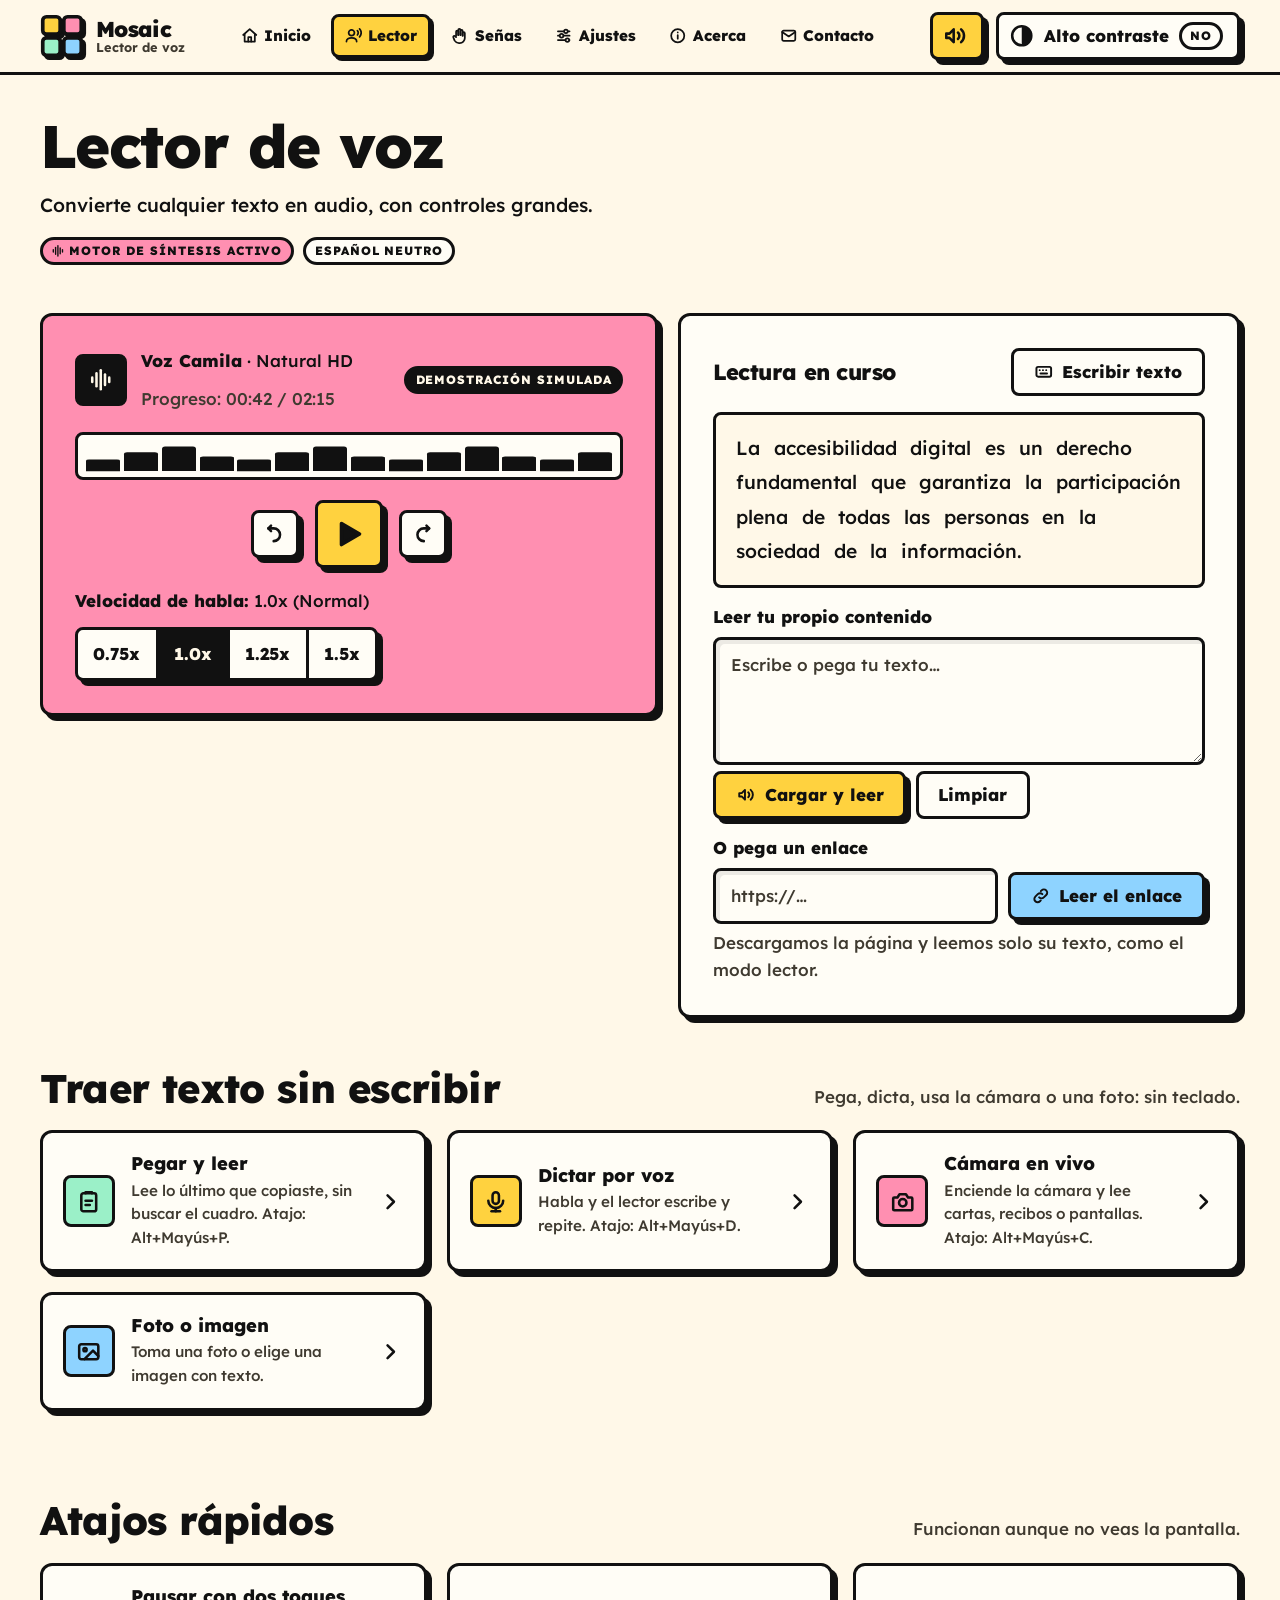
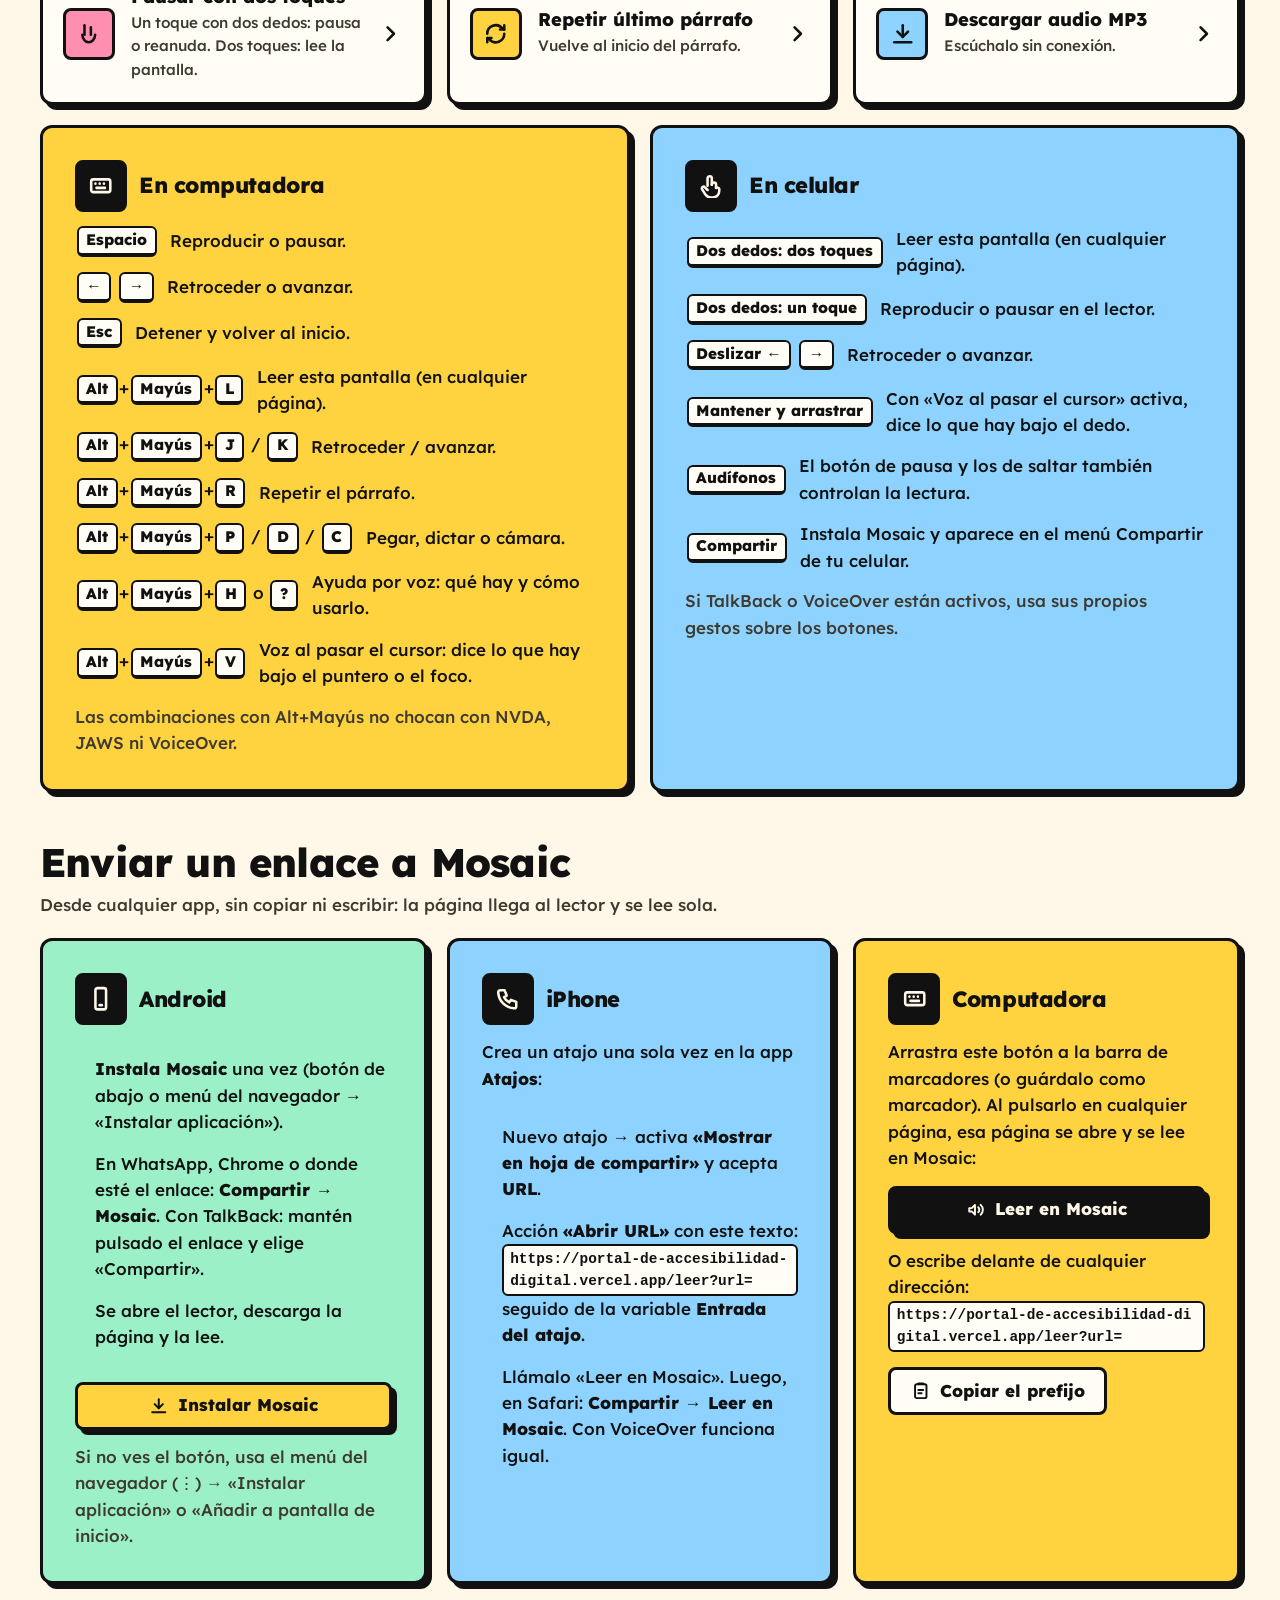
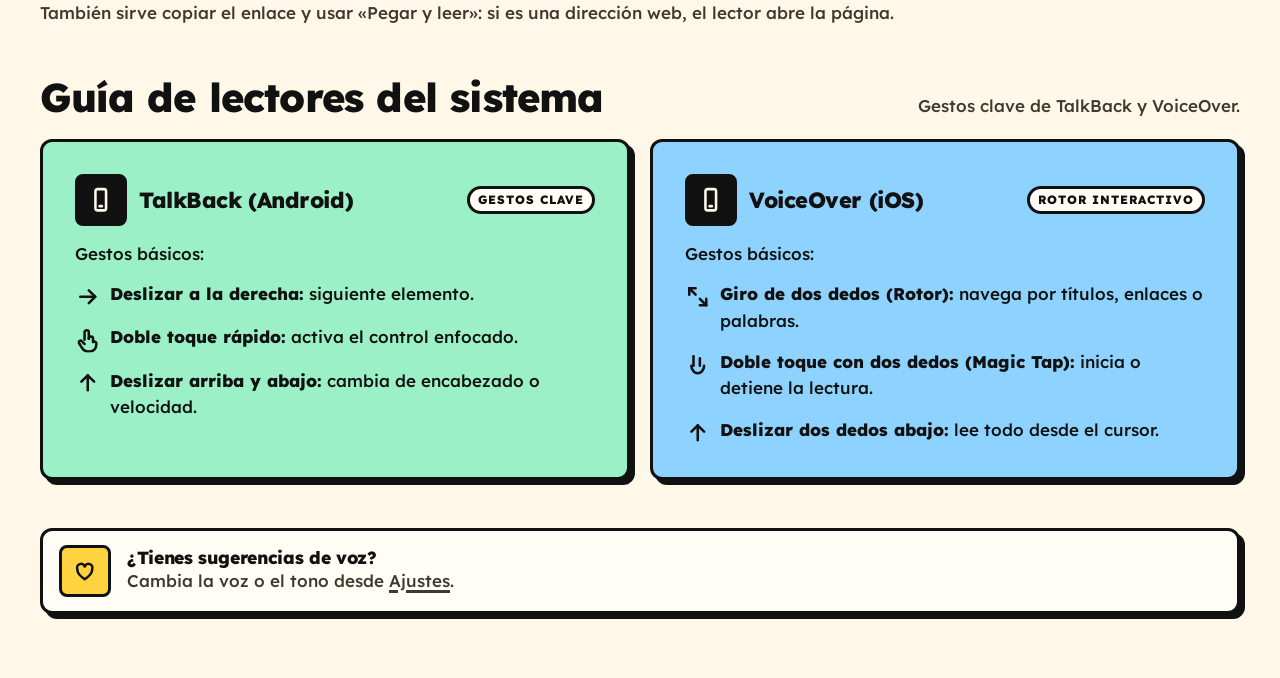
<file: lector.html>
<!DOCTYPE html>
<html lang="es">
<head>
<meta charset="utf-8"/>
<meta name="viewport" content="width=device-width, initial-scale=1.0, viewport-fit=cover"/>
<title>Mosaic — Lector de pantalla</title>
<meta name="description" content="Mosaic, Portal de Accesibilidad Digital de El Salvador: lector de voz, videos en LESSA, alto contraste y navegación sencilla."/>
<link rel="icon" type="image/svg+xml" href="assets/favicon.svg"/>
<link rel="manifest" href="manifest.json"/>
<meta name="theme-color" content="#ffd23f"/>
<link rel="stylesheet" href="assets/site.css"/>
<script src="assets/site.js"></script>
</head>
<body>
<svg aria-hidden="true" focusable="false" style="position:absolute;width:0;height:0;overflow:hidden">
<defs>
<filter id="f-protanopia"><feColorMatrix type="matrix" values="0.567,0.433,0,0,0 0.558,0.442,0,0,0 0,0.242,0.758,0,0 0,0,0,1,0"/></filter>
<filter id="f-deuteranopia"><feColorMatrix type="matrix" values="0.625,0.375,0,0,0 0.7,0.3,0,0,0 0,0.3,0.7,0,0 0,0,0,1,0"/></filter>
<filter id="f-tritanopia"><feColorMatrix type="matrix" values="0.95,0.05,0,0,0 0,0.433,0.567,0,0 0,0.475,0.525,0,0 0,0,0,1,0"/></filter>
<symbol id="i-home" viewBox="0 0 24 24"><path d="M3 11l9-8 9 8"/><path d="M5 10v10h14V10"/><path d="M10 20v-6h4v6"/></symbol>
<symbol id="i-voice" viewBox="0 0 24 24"><circle cx="9" cy="8" r="4"/><path d="M2 20c0-3.3 3.1-5 7-5s7 1.7 7 5"/><path d="M17 5c1.6 1.6 1.6 4.4 0 6"/><path d="M20 2.5c3 3 3 8 0 11"/></symbol>
<symbol id="i-sign" viewBox="0 0 24 24"><path d="M7 12V6.5a1.5 1.5 0 013 0V11"/><path d="M10 11V4a1.5 1.5 0 013 0v7"/><path d="M13 11V5.5a1.5 1.5 0 013 0V12"/><path d="M16 12V8.5a1.5 1.5 0 013 0V15a7 7 0 01-7 7h-1a7 7 0 01-6-3.3L3.2 14.3A1.6 1.6 0 015.8 12.6L7 14"/></symbol>
<symbol id="i-settings" viewBox="0 0 24 24"><path d="M4 6h8"/><path d="M18 6h2"/><path d="M4 12h2"/><path d="M12 12h8"/><path d="M4 18h10"/><path d="M20 18h0"/><circle cx="15" cy="6" r="2.5"/><circle cx="9" cy="12" r="2.5"/><circle cx="17" cy="18" r="2.5"/></symbol>
<symbol id="i-info" viewBox="0 0 24 24"><circle cx="12" cy="12" r="9"/><path d="M12 11v5"/><path d="M12 7.5h.01"/></symbol>
<symbol id="i-mail" viewBox="0 0 24 24"><rect x="3" y="5" width="18" height="14" rx="2"/><path d="M3 7l9 6 9-6"/></symbol>
<symbol id="i-contrast" viewBox="0 0 24 24"><circle cx="12" cy="12" r="9"/><path d="M12 3a9 9 0 010 18z" fill="currentColor" stroke="none"/></symbol>
<symbol id="i-text" viewBox="0 0 24 24"><path d="M3 18L8 6l5 12"/><path d="M5 14h6"/><path d="M15 18v-6a2.5 2.5 0 015 0v6"/><path d="M15 15h5"/></symbol>
<symbol id="i-volume" viewBox="0 0 24 24"><path d="M4 10v4h3l4 4V6L7 10z"/><path d="M15 9a4 4 0 010 6"/><path d="M18 6a8 8 0 010 12"/></symbol>
<symbol id="i-arrow-right" viewBox="0 0 24 24"><path d="M5 12h14"/><path d="M13 6l6 6-6 6"/></symbol>
<symbol id="i-arrow-left" viewBox="0 0 24 24"><path d="M19 12H5"/><path d="M11 6l-6 6 6 6"/></symbol>
<symbol id="i-arrow-up" viewBox="0 0 24 24"><path d="M12 19V5"/><path d="M6 11l6-6 6 6"/></symbol>
<symbol id="i-video" viewBox="0 0 24 24"><rect x="3" y="6" width="13" height="12" rx="2"/><path d="M16 10l5-3v10l-5-3"/></symbol>
<symbol id="i-phone" viewBox="0 0 24 24"><path d="M5 4h4l2 5-2.5 1.5a11 11 0 005 5L15 13l5 2v4a2 2 0 01-2 2A16 16 0 013 6a2 2 0 012-2z"/></symbol>
<symbol id="i-check" viewBox="0 0 24 24"><path d="M5 12l5 5L20 7"/></symbol>
<symbol id="i-eye" viewBox="0 0 24 24"><path d="M2 12s4-7 10-7 10 7 10 7-4 7-10 7S2 12 2 12z"/><circle cx="12" cy="12" r="3"/></symbol>
<symbol id="i-ear" viewBox="0 0 24 24"><path d="M6 10a6 6 0 0112 0c0 3-2 4-3 6s-1 5-4 5a3 3 0 01-3-3"/><path d="M9.5 10a2.5 2.5 0 015 0c0 1.5-1.5 2-1.5 3.5"/></symbol>
<symbol id="i-brain" viewBox="0 0 24 24"><path d="M11 4a3 3 0 00-5 2.5 3 3 0 00-2 5 3 3 0 002 5 3 3 0 005 2.5V4z"/><path d="M13 4a3 3 0 015 2.5 3 3 0 012 5 3 3 0 01-2 5 3 3 0 01-5 2.5V4z"/></symbol>
<symbol id="i-touch" viewBox="0 0 24 24"><path d="M9 12V5a2 2 0 014 0v6"/><path d="M13 11a2 2 0 014 0v3"/><path d="M17 14a2 2 0 013 1v2a6 6 0 01-6 6h-2a6 6 0 01-5-2.7L4 15.5a1.6 1.6 0 012.5-2L9 16"/></symbol>
<symbol id="i-play" viewBox="0 0 24 24"><path d="M7 5l12 7-12 7z" fill="currentColor"/></symbol>
<symbol id="i-pause" viewBox="0 0 24 24"><path d="M8 5v14" stroke-width="4"/><path d="M16 5v14" stroke-width="4"/></symbol>
<symbol id="i-rewind" viewBox="0 0 24 24"><path d="M11 18a6 6 0 100-12H6"/><path d="M8.5 3.5L6 6l2.5 2.5"/></symbol>
<symbol id="i-forward" viewBox="0 0 24 24"><path d="M13 18a6 6 0 110-12h5"/><path d="M15.5 3.5L18 6l-2.5 2.5"/></symbol>
<symbol id="i-download" viewBox="0 0 24 24"><path d="M12 4v11"/><path d="M7 10l5 5 5-5"/><path d="M4 20h16"/></symbol>
<symbol id="i-repeat" viewBox="0 0 24 24"><path d="M4 12a8 8 0 0114-5.3L20 8"/><path d="M20 4v4h-4"/><path d="M20 12a8 8 0 01-14 5.3L4 16"/><path d="M4 20v-4h4"/></symbol>
<symbol id="i-camera" viewBox="0 0 24 24"><path d="M4 8h3l2-3h6l2 3h3a1 1 0 011 1v10a1 1 0 01-1 1H4a1 1 0 01-1-1V9a1 1 0 011-1z"/><circle cx="12" cy="13" r="3.5"/></symbol>
<symbol id="i-mic" viewBox="0 0 24 24"><rect x="9" y="3" width="6" height="11" rx="3"/><path d="M5 11a7 7 0 0014 0"/><path d="M12 18v3"/><path d="M8 21h8"/></symbol>
<symbol id="i-image" viewBox="0 0 24 24"><rect x="3" y="5" width="18" height="14" rx="2"/><circle cx="8.5" cy="10" r="1.5"/><path d="M21 16l-5-5-8 8"/></symbol>
<symbol id="i-link" viewBox="0 0 24 24"><path d="M10 14a4 4 0 005.7 0l3-3a4 4 0 00-5.7-5.7l-1 1"/><path d="M14 10a4 4 0 00-5.7 0l-3 3a4 4 0 005.7 5.7l1-1"/></symbol>
<symbol id="i-keyboard" viewBox="0 0 24 24"><rect x="3" y="6" width="18" height="12" rx="2"/><path d="M7 10h.01"/><path d="M11 10h.01"/><path d="M15 10h.01"/><path d="M8 14h8"/></symbol>
<symbol id="i-paste" viewBox="0 0 24 24"><rect x="5" y="4" width="14" height="17" rx="2"/><path d="M9 4V3h6v1"/><path d="M9 11h6"/><path d="M9 15h4"/></symbol>
<symbol id="i-book" viewBox="0 0 24 24"><path d="M4 5a2 2 0 012-2h5v17H6a2 2 0 00-2 2z"/><path d="M20 5a2 2 0 00-2-2h-5v17h5a2 2 0 012 2z"/></symbol>
<symbol id="i-pinch" viewBox="0 0 24 24"><path d="M4 4l6 6"/><path d="M4 10V4h6"/><path d="M20 20l-6-6"/><path d="M20 14v6h-6"/></symbol>
<symbol id="i-cc" viewBox="0 0 24 24"><rect x="3" y="5" width="18" height="14" rx="2"/><path d="M10 10.5a2 2 0 100 3"/><path d="M16 10.5a2 2 0 100 3"/></symbol>
<symbol id="i-cc-off" viewBox="0 0 24 24"><rect x="3" y="5" width="18" height="14" rx="2"/><path d="M4 4l16 16"/></symbol>
<symbol id="i-speed" viewBox="0 0 24 24"><path d="M4 16a8 8 0 0116 0"/><path d="M12 16l4-5"/><circle cx="12" cy="16" r="1.5"/></symbol>
<symbol id="i-fullscreen" viewBox="0 0 24 24"><path d="M4 9V4h5"/><path d="M20 9V4h-5"/><path d="M4 15v5h5"/><path d="M20 15v5h-5"/></symbol>
<symbol id="i-subtitles" viewBox="0 0 24 24"><rect x="3" y="5" width="18" height="14" rx="2"/><path d="M7 14h6"/><path d="M15 14h2"/><path d="M7 10h2"/><path d="M11 10h6"/></symbol>
<symbol id="i-shield" viewBox="0 0 24 24"><path d="M12 3l8 3v6c0 5-3.5 8-8 9-4.5-1-8-4-8-9V6z"/><path d="M9 12l2 2 4-4"/></symbol>
<symbol id="i-pin" viewBox="0 0 24 24"><path d="M12 21s-7-6-7-11a7 7 0 0114 0c0 5-7 11-7 11z"/><circle cx="12" cy="10" r="2.5"/></symbol>
<symbol id="i-send" viewBox="0 0 24 24"><path d="M21 3L10 14"/><path d="M21 3l-7 18-4-7-7-4z"/></symbol>
<symbol id="i-close" viewBox="0 0 24 24"><path d="M6 6l12 12"/><path d="M18 6L6 18"/></symbol>
<symbol id="i-chevron-down" viewBox="0 0 24 24"><path d="M6 9l6 6 6-6"/></symbol>
<symbol id="i-chevron-right" viewBox="0 0 24 24"><path d="M9 6l6 6-6 6"/></symbol>
<symbol id="i-route" viewBox="0 0 24 24"><circle cx="6" cy="6" r="2.5"/><circle cx="18" cy="18" r="2.5"/><path d="M6 8.5V13a3 3 0 003 3h6a3 3 0 013 3"/></symbol>
<symbol id="i-motion-off" viewBox="0 0 24 24"><circle cx="12" cy="12" r="8"/><path d="M4 4l16 16"/></symbol>
<symbol id="i-spacing" viewBox="0 0 24 24"><path d="M4 6h9"/><path d="M4 12h9"/><path d="M4 18h9"/><path d="M19 5v14"/><path d="M16.5 7.5L19 5l2.5 2.5"/><path d="M16.5 16.5L19 19l2.5-2.5"/></symbol>
<symbol id="i-palette" viewBox="0 0 24 24"><path d="M12 3a9 9 0 000 18c1.5 0 2-1 2-2s-.5-2 1-2h2a4 4 0 004-4 9 9 0 00-9-10z"/><circle cx="7.5" cy="10" r="1"/><circle cx="10.5" cy="6.5" r="1"/><circle cx="15" cy="6.5" r="1"/></symbol>
<symbol id="i-headset" viewBox="0 0 24 24"><path d="M4 14v-2a8 8 0 0116 0v2"/><rect x="3" y="13" width="4" height="6" rx="1.5"/><rect x="17" y="13" width="4" height="6" rx="1.5"/><path d="M19 19v1a2 2 0 01-2 2h-3"/></symbol>
<symbol id="i-help" viewBox="0 0 24 24"><circle cx="12" cy="12" r="9"/><path d="M9.5 9.5a2.5 2.5 0 015 0c0 1.5-2.5 2-2.5 3.5"/><path d="M12 17h.01"/></symbol>
<symbol id="i-heart" viewBox="0 0 24 24"><path d="M12 20s-7-4.5-7-9.5A3.5 3.5 0 0112 8a3.5 3.5 0 017 2.5c0 5-7 9.5-7 9.5z"/></symbol>
<symbol id="i-balance" viewBox="0 0 24 24"><path d="M12 3v18"/><path d="M5 7h14"/><path d="M5 7l-3 7a3 3 0 006 0z"/><path d="M19 7l-3 7a3 3 0 006 0z"/><path d="M8 21h8"/></symbol>
<symbol id="i-groups" viewBox="0 0 24 24"><circle cx="8" cy="8" r="3"/><circle cx="16" cy="8" r="3"/><path d="M2 20c0-3 3-5 6-5s6 2 6 5"/><path d="M14 15c3 0 6 2 6 5"/></symbol>
<symbol id="i-alert" viewBox="0 0 24 24"><path d="M12 3l10 18H2z"/><path d="M12 10v4"/><path d="M12 18h.01"/></symbol>
<symbol id="i-flag" viewBox="0 0 24 24"><path d="M5 21V4"/><path d="M5 4h12l-2 4 2 4H5"/></symbol>
<symbol id="i-device" viewBox="0 0 24 24"><rect x="7" y="2" width="10" height="20" rx="2"/><path d="M11 18h2"/></symbol>
<symbol id="i-gesture" viewBox="0 0 24 24"><path d="M8 4v9"/><path d="M14 6v7"/><path d="M6 13c0 4 3 7 6 7s6-3 6-7"/></symbol>
<symbol id="i-wave" viewBox="0 0 24 24"><path d="M4 10v4"/><path d="M8 6v12"/><path d="M12 3v18"/><path d="M16 7v10"/><path d="M20 10v4"/></symbol>
<symbol id="i-apps" viewBox="0 0 24 24"><rect x="4" y="4" width="6" height="6" rx="1.5"/><rect x="14" y="4" width="6" height="6" rx="1.5"/><rect x="4" y="14" width="6" height="6" rx="1.5"/><rect x="14" y="14" width="6" height="6" rx="1.5"/></symbol>
<symbol id="i-clock" viewBox="0 0 24 24"><circle cx="12" cy="12" r="9"/><path d="M12 7v5l3 2"/></symbol>
<symbol id="i-figure" viewBox="0 0 24 24"><circle cx="12" cy="5" r="2.2"/><path d="M6 9.5c4-1 8-1 12 0"/><path d="M12 9.5V15"/><path d="M12 15l-4 6"/><path d="M12 15l4 6"/></symbol>
</defs>
</svg>
<a class="skip" href="#main-content">Saltar al contenido principal</a>
<button class="skip skip--listen" type="button" data-action="read-screen">Escuchar esta página en voz alta</button>
<div aria-live="polite" class="sr-only" id="a11y-announcer" role="status"></div>
<header class="topbar">
<div class="shell topbar__in">
<a class="brand" href="index.html" aria-label="Mosaic, volver al inicio">
<svg class="brand__mark" viewBox="0 0 48 48" aria-hidden="true" focusable="false"><g stroke="var(--ink)" stroke-width="4" stroke-linejoin="round"><rect x="3" y="3" width="19" height="19" rx="4" fill="var(--yellow)"/><rect x="26" y="3" width="19" height="19" rx="4" fill="var(--pink)"/><rect x="3" y="26" width="19" height="19" rx="4" fill="var(--mint)"/><rect x="26" y="26" width="19" height="19" rx="4" fill="var(--sky)"/></g></svg>
<span class="brand__text"><span class="brand__name">Mosaic</span><span class="brand__page">Lector de voz</span></span>
</a>
<nav class="topnav" aria-label="Secciones del portal">
<a href="index.html"><svg class="ic ic--sm" aria-hidden="true"><use href="#i-home"/></svg><span>Inicio</span></a>
<a href="lector.html" aria-current="page"><svg class="ic ic--sm" aria-hidden="true"><use href="#i-voice"/></svg><span>Lector</span></a>
<a href="senas.html"><svg class="ic ic--sm" aria-hidden="true"><use href="#i-sign"/></svg><span>Señas</span></a>
<a href="ajustes.html"><svg class="ic ic--sm" aria-hidden="true"><use href="#i-settings"/></svg><span>Ajustes</span></a>
<a href="acerca.html"><svg class="ic ic--sm" aria-hidden="true"><use href="#i-info"/></svg><span>Acerca</span></a>
<a href="contacto.html"><svg class="ic ic--sm" aria-hidden="true"><use href="#i-mail"/></svg><span>Contacto</span></a>
</nav>
<div class="topbar__actions">
<button class="contrast-switch read-screen" type="button" data-action="read-screen" aria-label="Leer esta pantalla en voz alta" title="Leer esta pantalla (Alt+Mayús+L, o dos toques con dos dedos)">
<svg class="ic" aria-hidden="true"><use href="#i-volume"/></svg><span class="contrast-switch__label">Leer pantalla</span>
</button>
<button class="contrast-switch" type="button" data-action="toggle-contrast" aria-pressed="false" aria-label="Alto contraste">
<svg class="ic" aria-hidden="true"><use href="#i-contrast"/></svg><span class="contrast-switch__label">Alto contraste</span><span class="tag contrast-switch__state" aria-hidden="true">No</span>
</button>
</div>
</div>
</header>
<main class="shell stack" id="main-content">
<div class="guide-bar piece piece--yellow piece--tight" id="guide-bar" role="region" aria-label="Modo guiado paso a paso">
<div class="guide-bar__in">
<div class="guide-bar__step"><span data-guide-title>Sección</span><span class="tag" data-guide-count>Paso 1 de 1</span></div>
<div class="guide-bar__nav">
<button class="btn btn--flat" type="button" data-guide-prev><svg class="ic ic--sm" aria-hidden="true"><use href="#i-arrow-left"/></svg><span>Anterior</span></button>
<button class="btn btn--ink" type="button" data-guide-next><span>Siguiente</span><svg class="ic ic--sm" aria-hidden="true"><use href="#i-arrow-right"/></svg></button>
<button class="btn btn--flat" type="button" data-guide-exit><svg class="ic ic--sm" aria-hidden="true"><use href="#i-close"/></svg><span>Salir</span></button>
</div>
</div>
</div>
<section data-step aria-labelledby="reader-heading">
<h1 id="reader-heading" style="font-size:clamp(2.25rem,5vw,3.75rem)">Lector de voz</h1>
<p class="lead measure" style="margin-top:.75rem" data-easy="Escucha cualquier texto.">Convierte cualquier texto en audio, con controles grandes.</p>
<div class="cluster" style="margin-top:1rem">
<span class="tag tag--pink"><svg class="ic ic--sm" aria-hidden="true"><use href="#i-wave"/></svg>Motor de síntesis activo</span>
<span class="tag">Español neutro</span>
</div>
</section>

<section class="player" data-step aria-labelledby="player-heading">
<h2 id="player-heading" class="sr-only">Reproductor de voz asistida</h2>
<div class="piece piece--lg piece--pink" style="display:flex;flex-direction:column;gap:1.25rem">
<div class="row row--between">
<div class="row" style="gap:.9rem">
<span class="ibox ibox--ink" aria-hidden="true"><svg class="ic" aria-hidden="true"><use href="#i-wave"/></svg></span>
<div>
<p><strong>Voz Camila</strong> · Natural HD</p>
<p class="muted" id="player-time-status">Progreso: 00:42 / 02:15</p>
</div>
</div>
<span class="tag tag--demo">Demostración simulada</span>
</div>
<div class="wave" id="soundwave-container" aria-hidden="true"><i></i><i></i><i></i><i></i><i></i><i></i><i></i><i></i><i></i><i></i><i></i><i></i><i></i><i></i></div>
<div class="transport">
<button class="btn btn--sq" id="btn-rewind" type="button" aria-label="Retroceder 15 segundos"><svg class="ic" aria-hidden="true"><use href="#i-rewind"/></svg></button>
<button class="btn btn--sq btn--lg btn--yellow" id="btn-play-pause" type="button" aria-label="Reproducir lectura en voz alta" aria-pressed="false"><svg class="ic" aria-hidden="true" style="width:2.25rem;height:2.25rem"><use id="play-pause-icon" href="#i-play"/></svg></button>
<button class="btn btn--sq" id="btn-forward" type="button" aria-label="Avanzar 15 segundos"><svg class="ic" aria-hidden="true"><use href="#i-forward"/></svg></button>
</div>
<div class="row row--between">
<span><strong>Velocidad de habla:</strong> <span id="current-speed-label">1.0x (Normal)</span></span>
<div class="seg" role="radiogroup" aria-label="Seleccionar velocidad de reproducción">
<button class="speed-btn" type="button" role="radio" aria-checked="false" data-speed="0.75">0.75x</button>
<button class="speed-btn" type="button" role="radio" aria-checked="true" data-speed="1.0">1.0x</button>
<button class="speed-btn" type="button" role="radio" aria-checked="false" data-speed="1.25">1.25x</button>
<button class="speed-btn" type="button" role="radio" aria-checked="false" data-speed="1.5">1.5x</button>
</div>
</div>
</div>

<div class="piece piece--lg" style="display:flex;flex-direction:column;gap:1rem">
<div class="row row--between">
<h3>Lectura en curso</h3>
<button class="btn btn--flat" id="btn-paste-modal" type="button" aria-controls="paste-section"><svg class="ic ic--sm" aria-hidden="true"><use href="#i-keyboard"/></svg><span>Escribir texto</span></button>
</div>
<div class="transcript" id="synchronized-transcript" aria-live="polite"><span class="word-node">La</span> <span class="word-node">accesibilidad</span> <span class="word-node">digital</span> <span class="word-node">es</span> <span class="word-node">un</span> <span class="word-node">derecho</span> <span class="word-node">fundamental</span> <span class="word-node">que</span> <span class="word-node">garantiza</span> <span class="word-node">la</span> <span class="word-node">participación</span> <span class="word-node">plena</span> <span class="word-node">de</span> <span class="word-node">todas</span> <span class="word-node">las</span> <span class="word-node">personas</span> <span class="word-node">en</span> <span class="word-node">la</span> <span class="word-node">sociedad</span> <span class="word-node">de</span> <span class="word-node">la</span> <span class="word-node">información.</span></div>
<div aria-live="assertive" class="sr-only" id="status-announcer"></div>
<div class="field" id="paste-section">
<label for="custom-text-input">Leer tu propio contenido</label>
<textarea class="input" id="custom-text-input" rows="3" placeholder="Escribe o pega tu texto…"></textarea>
<div class="cluster">
<button class="btn btn--yellow" id="btn-load-text" type="button"><svg class="ic ic--sm" aria-hidden="true"><use href="#i-volume"/></svg><span>Cargar y leer</span></button>
<button class="btn btn--flat" id="btn-clear-text" type="button">Limpiar</button>
</div>
</div>
<div class="field">
<label for="link-input">O pega un enlace</label>
<div class="cluster">
<input class="input" type="url" id="link-input" inputmode="url" autocomplete="off" placeholder="https://…" style="flex:1 1 12rem;min-width:0"/>
<button class="btn btn--sky" id="btn-read-link" type="button"><svg class="ic ic--sm" aria-hidden="true"><use href="#i-link"/></svg><span>Leer el enlace</span></button>
</div>
<p class="muted" data-easy="Leemos la página por ti.">Descargamos la página y leemos solo su texto, como el modo lector.</p>
</div>
</div>
</section>

<section id="entradas" data-step aria-labelledby="inputs-heading">
<div class="section-head">
<h2 id="inputs-heading">Traer texto sin escribir</h2>
<p data-easy="Sin teclado.">Pega, dicta, usa la cámara o una foto: sin teclado.</p>
</div>
<div class="grid grid--2">
<button class="shortcut piece" id="btn-paste-clip" type="button">
<span class="ibox ibox--mint" aria-hidden="true"><svg class="ic" aria-hidden="true"><use href="#i-paste"/></svg></span>
<span class="shortcut__body"><span class="shortcut__title">Pegar y leer</span><span class="shortcut__hint" data-easy="Lee lo que copiaste.">Lee lo último que copiaste, sin buscar el cuadro. Atajo: Alt+Mayús+P.</span></span>
<svg class="ic" aria-hidden="true"><use href="#i-chevron-right"/></svg>
</button>
<button class="shortcut piece" id="btn-dictate" type="button" aria-pressed="false">
<span class="ibox ibox--yellow" aria-hidden="true"><svg class="ic" aria-hidden="true"><use href="#i-mic"/></svg></span>
<span class="shortcut__body"><span class="shortcut__title" id="dictate-title">Dictar por voz</span><span class="shortcut__hint" data-easy="Habla y te lo leemos.">Habla y el lector escribe y repite. Atajo: Alt+Mayús+D.</span></span>
<svg class="ic" aria-hidden="true"><use href="#i-chevron-right"/></svg>
</button>
<button class="shortcut piece" id="btn-camera" type="button" aria-controls="camera-panel" aria-expanded="false">
<span class="ibox ibox--pink" aria-hidden="true"><svg class="ic" aria-hidden="true"><use href="#i-camera"/></svg></span>
<span class="shortcut__body"><span class="shortcut__title">Cámara en vivo</span><span class="shortcut__hint" data-easy="Apunta y escucha.">Enciende la cámara y lee cartas, recibos o pantallas. Atajo: Alt+Mayús+C.</span></span>
<svg class="ic" aria-hidden="true"><use href="#i-chevron-right"/></svg>
</button>
<label class="shortcut piece" for="ocr-file" tabindex="0" role="button" id="btn-ocr-file">
<span class="ibox ibox--sky" aria-hidden="true"><svg class="ic" aria-hidden="true"><use href="#i-image"/></svg></span>
<span class="shortcut__body"><span class="shortcut__title">Foto o imagen</span><span class="shortcut__hint" data-easy="Sube una foto.">Toma una foto o elige una imagen con texto.</span></span>
<svg class="ic" aria-hidden="true"><use href="#i-chevron-right"/></svg>
<input class="sr-only" type="file" id="ocr-file" accept="image/*" capture="environment"/>
</label>
</div>
<p class="ocr-status muted" id="input-status" aria-live="polite" style="margin-top:.9rem"></p>
<div class="piece piece--lg cam-panel" id="camera-panel" hidden>
<div class="row row--between">
<h3>Cámara</h3>
<span class="tag tag--pink" id="camera-state">Apagada</span>
</div>
<div class="cam" id="camera-box">
<video id="camera-video" autoplay playsinline muted aria-label="Vista de la cámara"></video>
<div class="cam__frame" aria-hidden="true"></div>
<p class="cam__hint" id="camera-hint" data-easy="Apunta al texto.">Apunta al texto y mantén el teléfono quieto.</p>
</div>
<div class="cluster">
<button class="btn btn--yellow btn--lg" id="btn-camera-read" type="button"><svg class="ic ic--sm" aria-hidden="true"><use href="#i-volume"/></svg><span>Leer lo que ve la cámara</span></button>
<button class="btn" id="btn-camera-auto" type="button" aria-pressed="true"><svg class="ic ic--sm" aria-hidden="true"><use href="#i-repeat"/></svg><span>Lectura continua</span></button>
<button class="btn btn--flat" id="btn-camera-off" type="button"><svg class="ic ic--sm" aria-hidden="true"><use href="#i-close"/></svg><span>Apagar cámara</span></button>
</div>
<p class="muted" data-easy="Lee sola cada pocos segundos.">Con lectura continua, la cámara busca texto nuevo cada pocos segundos y lo lee sola.</p>
</div>
</section>

<section data-step aria-labelledby="shortcuts-heading">
<div class="section-head">
<h2 id="shortcuts-heading">Atajos rápidos</h2>
<p>Funcionan aunque no veas la pantalla.</p>
</div>
<div class="grid grid--3">
<button class="shortcut piece" id="btn-two-finger-pause" type="button">
<span class="ibox ibox--pink" aria-hidden="true"><svg class="ic" aria-hidden="true"><use href="#i-gesture"/></svg></span>
<span class="shortcut__body"><span class="shortcut__title">Pausar con dos toques</span><span class="shortcut__hint" data-easy="Toca con dos dedos para pausar.">Un toque con dos dedos: pausa o reanuda. Dos toques: lee la pantalla.</span></span>
<svg class="ic" aria-hidden="true"><use href="#i-chevron-right"/></svg>
</button>
<button class="shortcut piece" id="btn-repeat-paragraph" type="button">
<span class="ibox ibox--yellow" aria-hidden="true"><svg class="ic" aria-hidden="true"><use href="#i-repeat"/></svg></span>
<span class="shortcut__body"><span class="shortcut__title">Repetir último párrafo</span><span class="shortcut__hint" data-easy="Escucha otra vez.">Vuelve al inicio del párrafo.</span></span>
<svg class="ic" aria-hidden="true"><use href="#i-chevron-right"/></svg>
</button>
<button class="shortcut piece" id="btn-download-audio" type="button">
<span class="ibox ibox--sky" aria-hidden="true"><svg class="ic" aria-hidden="true"><use href="#i-download"/></svg></span>
<span class="shortcut__body"><span class="shortcut__title" id="download-label">Descargar audio MP3</span><span class="shortcut__hint" data-easy="Guarda el audio.">Escúchalo sin conexión.</span></span>
<svg class="ic" aria-hidden="true"><use href="#i-chevron-right"/></svg>
</button>
</div>
<div class="grid grid--2" style="margin-top:1.25rem">
<div class="piece piece--lg piece--yellow" style="display:flex;flex-direction:column;gap:.9rem">
<div class="row" style="gap:.75rem"><span class="ibox ibox--ink" aria-hidden="true"><svg class="ic" aria-hidden="true"><use href="#i-keyboard"/></svg></span><h3>En computadora</h3></div>
<ul class="keys">
<li><span><kbd>Espacio</kbd></span><span>Reproducir o pausar.</span></li>
<li><span><kbd>←</kbd> <kbd>→</kbd></span><span>Retroceder o avanzar.</span></li>
<li><span><kbd>Esc</kbd></span><span>Detener y volver al inicio.</span></li>
<li><span><kbd>Alt</kbd>+<kbd>Mayús</kbd>+<kbd>L</kbd></span><span>Leer esta pantalla (en cualquier página).</span></li>
<li><span><kbd>Alt</kbd>+<kbd>Mayús</kbd>+<kbd>J</kbd> / <kbd>K</kbd></span><span>Retroceder / avanzar.</span></li>
<li><span><kbd>Alt</kbd>+<kbd>Mayús</kbd>+<kbd>R</kbd></span><span>Repetir el párrafo.</span></li>
<li><span><kbd>Alt</kbd>+<kbd>Mayús</kbd>+<kbd>P</kbd> / <kbd>D</kbd> / <kbd>C</kbd></span><span>Pegar, dictar o cámara.</span></li>
<li><span><kbd>Alt</kbd>+<kbd>Mayús</kbd>+<kbd>H</kbd> o <kbd>?</kbd></span><span>Ayuda por voz: qué hay y cómo usarlo.</span></li>
<li><span><kbd>Alt</kbd>+<kbd>Mayús</kbd>+<kbd>V</kbd></span><span>Voz al pasar el cursor: dice lo que hay bajo el puntero o el foco.</span></li>
</ul>
<p class="muted" data-easy="Funciona con tu lector de pantalla.">Las combinaciones con Alt+Mayús no chocan con NVDA, JAWS ni VoiceOver.</p>
</div>
<div class="piece piece--lg piece--sky" style="display:flex;flex-direction:column;gap:.9rem">
<div class="row" style="gap:.75rem"><span class="ibox ibox--ink" aria-hidden="true"><svg class="ic" aria-hidden="true"><use href="#i-touch"/></svg></span><h3>En celular</h3></div>
<ul class="keys">
<li><span><kbd>Dos dedos: dos toques</kbd></span><span>Leer esta pantalla (en cualquier página).</span></li>
<li><span><kbd>Dos dedos: un toque</kbd></span><span>Reproducir o pausar en el lector.</span></li>
<li><span><kbd>Deslizar ←</kbd> <kbd>→</kbd></span><span>Retroceder o avanzar.</span></li>
<li><span><kbd>Mantener y arrastrar</kbd></span><span>Con «Voz al pasar el cursor» activa, dice lo que hay bajo el dedo.</span></li>
<li><span><kbd>Audífonos</kbd></span><span>El botón de pausa y los de saltar también controlan la lectura.</span></li>
<li><span><kbd>Compartir</kbd></span><span>Instala Mosaic y aparece en el menú Compartir de tu celular.</span></li>
</ul>
<p class="muted" data-easy="Con TalkBack usa sus gestos.">Si TalkBack o VoiceOver están activos, usa sus propios gestos sobre los botones.</p>
</div>
</div>
</section>

<section id="enviar-enlace" data-step aria-labelledby="send-heading">
<div class="section-head">
<h2 id="send-heading">Enviar un enlace a Mosaic</h2>
<p data-easy="Manda la página y te la leemos.">Desde cualquier app, sin copiar ni escribir: la página llega al lector y se lee sola.</p>
</div>
<div class="grid grid--3">
<div class="piece piece--lg piece--mint" style="display:flex;flex-direction:column;gap:.9rem">
<div class="row" style="gap:.75rem"><span class="ibox ibox--ink" aria-hidden="true"><svg class="ic" aria-hidden="true"><use href="#i-device"/></svg></span><h3>Android</h3></div>
<ol class="guide-list" style="list-style:decimal;padding-left:1.25rem">
<li><span><strong>Instala Mosaic</strong> una vez (botón de abajo o menú del navegador → «Instalar aplicación»).</span></li>
<li><span>En WhatsApp, Chrome o donde esté el enlace: <strong>Compartir → Mosaic</strong>. Con TalkBack: mantén pulsado el enlace y elige «Compartir».</span></li>
<li><span>Se abre el lector, descarga la página y la lee.</span></li>
</ol>
<button class="btn btn--yellow" type="button" data-action="install-app" hidden><svg class="ic ic--sm" aria-hidden="true"><use href="#i-download"/></svg><span>Instalar Mosaic</span></button>
<p class="muted" id="install-hint" data-easy="Instálala desde el menú del navegador.">Si no ves el botón, usa el menú del navegador (⋮) → «Instalar aplicación» o «Añadir a pantalla de inicio».</p>
</div>
<div class="piece piece--lg piece--sky" style="display:flex;flex-direction:column;gap:.9rem">
<div class="row" style="gap:.75rem"><span class="ibox ibox--ink" aria-hidden="true"><svg class="ic" aria-hidden="true"><use href="#i-phone"/></svg></span><h3>iPhone</h3></div>
<p>Crea un atajo una sola vez en la app <strong>Atajos</strong>:</p>
<ol class="guide-list" style="list-style:decimal;padding-left:1.25rem">
<li><span>Nuevo atajo → activa <strong>«Mostrar en hoja de compartir»</strong> y acepta <strong>URL</strong>.</span></li>
<li><span>Acción <strong>«Abrir URL»</strong> con este texto: <code class="code-inline">https://portal-de-accesibilidad-digital.vercel.app/leer?url=</code> seguido de la variable <strong>Entrada del atajo</strong>.</span></li>
<li><span>Llámalo «Leer en Mosaic». Luego, en Safari: <strong>Compartir → Leer en Mosaic</strong>. Con VoiceOver funciona igual.</span></li>
</ol>
</div>
<div class="piece piece--lg piece--yellow" style="display:flex;flex-direction:column;gap:.9rem">
<div class="row" style="gap:.75rem"><span class="ibox ibox--ink" aria-hidden="true"><svg class="ic" aria-hidden="true"><use href="#i-keyboard"/></svg></span><h3>Computadora</h3></div>
<p>Arrastra este botón a la barra de marcadores (o guárdalo como marcador). Al pulsarlo en cualquier página, esa página se abre y se lee en Mosaic:</p>
<a class="btn btn--ink" id="bookmarklet" href="javascript:location.href='https://portal-de-accesibilidad-digital.vercel.app/leer?url='+encodeURIComponent(location.href)" title="Arrástrame a la barra de marcadores"><svg class="ic ic--sm" aria-hidden="true"><use href="#i-volume"/></svg><span>Leer en Mosaic</span></a>
<p>O escribe delante de cualquier dirección: <code class="code-inline">https://portal-de-accesibilidad-digital.vercel.app/leer?url=</code></p>
<div class="cluster">
<button class="btn btn--flat" type="button" id="btn-copy-prefix"><svg class="ic ic--sm" aria-hidden="true"><use href="#i-paste"/></svg><span>Copiar el prefijo</span></button>
</div>
</div>
</div>
<p class="muted" style="margin-top:1rem" data-easy="También puedes copiar el enlace y pegarlo.">También sirve copiar el enlace y usar «Pegar y leer»: si es una dirección web, el lector abre la página.</p>
</section>

<section id="guia-lectores" data-step aria-labelledby="guide-heading">
<div class="section-head">
<h2 id="guide-heading">Guía de lectores del sistema</h2>
<p>Gestos clave de TalkBack y VoiceOver.</p>
</div>
<div class="grid grid--2">
<div class="piece piece--lg piece--mint" style="display:flex;flex-direction:column;gap:.9rem">
<div class="row row--between"><div class="row" style="gap:.75rem"><span class="ibox ibox--ink" aria-hidden="true"><svg class="ic" aria-hidden="true"><use href="#i-device"/></svg></span><h3>TalkBack (Android)</h3></div><span class="tag">Gestos clave</span></div>
<p>Gestos básicos:</p>
<ul class="guide-list">
<li><svg class="ic" aria-hidden="true"><use href="#i-arrow-right"/></svg><span><strong>Deslizar a la derecha:</strong> siguiente elemento.</span></li>
<li><svg class="ic" aria-hidden="true"><use href="#i-touch"/></svg><span><strong>Doble toque rápido:</strong> activa el control enfocado.</span></li>
<li><svg class="ic" aria-hidden="true"><use href="#i-arrow-up"/></svg><span><strong>Deslizar arriba y abajo:</strong> cambia de encabezado o velocidad.</span></li>
</ul>
</div>
<div class="piece piece--lg piece--sky" style="display:flex;flex-direction:column;gap:.9rem">
<div class="row row--between"><div class="row" style="gap:.75rem"><span class="ibox ibox--ink" aria-hidden="true"><svg class="ic" aria-hidden="true"><use href="#i-device"/></svg></span><h3>VoiceOver (iOS)</h3></div><span class="tag">Rotor interactivo</span></div>
<p>Gestos básicos:</p>
<ul class="guide-list">
<li><svg class="ic" aria-hidden="true"><use href="#i-pinch"/></svg><span><strong>Giro de dos dedos (Rotor):</strong> navega por títulos, enlaces o palabras.</span></li>
<li><svg class="ic" aria-hidden="true"><use href="#i-gesture"/></svg><span><strong>Doble toque con dos dedos (Magic Tap):</strong> inicia o detiene la lectura.</span></li>
<li><svg class="ic" aria-hidden="true"><use href="#i-arrow-up"/></svg><span><strong>Deslizar dos dedos abajo:</strong> lee todo desde el cursor.</span></li>
</ul>
</div>
</div>
</section>

<section class="piece piece--tight" data-step aria-labelledby="voice-tip-heading" style="display:flex;gap:1rem;align-items:center">
<span class="ibox ibox--yellow" aria-hidden="true"><svg class="ic" aria-hidden="true"><use href="#i-heart"/></svg></span>
<div>
<h2 id="voice-tip-heading" style="font-size:1.1rem">¿Tienes sugerencias de voz?</h2>
<p class="muted">Cambia la voz o el tono desde <a href="ajustes.html">Ajustes</a>.</p>
</div>
</section>
</main>
<script>
  (function initVoiceReader() {
    const supportsTTS = 'speechSynthesis' in window;
    let isPlaying = false;
    let isPaused = false;
    let wordIndex = 0;
    let baseIndex = 0;
    let rate = 1.0;
    let waveInterval = null;
    let selectedVoice = null;
    let speechGen = 0;
    // 'tts'   → Web Speech API del navegador.
    // 'audio' → MP3 generado por /api/tts (respaldo cuando no hay voces
    //           instaladas, p. ej. Chromium/Brave en Linux, o si la síntesis falla).
    let engine = supportsTTS ? 'tts' : 'audio';
    let startWatchdog = null;

    const playBtn = document.getElementById('btn-play-pause');
    const playIcon = document.getElementById('play-pause-icon');
    const announcer = document.getElementById('status-announcer');
    const transcriptContainer = document.getElementById('synchronized-transcript');
    const soundwaves = document.querySelectorAll('#soundwave-container i');
    const speedButtons = document.querySelectorAll('.speed-btn');
    const speedLabel = document.getElementById('current-speed-label');
    const loadTextBtn = document.getElementById('btn-load-text');
    const clearTextBtn = document.getElementById('btn-clear-text');
    const textInput = document.getElementById('custom-text-input');
    const repeatBtn = document.getElementById('btn-repeat-paragraph');
    const pasteBtn = document.getElementById('btn-paste-modal');

    let words = Array.prototype.map.call(transcriptContainer.querySelectorAll('.word-node'), function (w) {
      return w.textContent.trim();
    }).filter(Boolean);
    let segments = [{ start: 0, end: Math.max(words.length - 1, 0) }];

    // Divide un texto en "ideas" (párrafos separados por línea en blanco, luego
    // líneas sueltas, y en último caso oraciones) para poder ubicar el inicio
    // del párrafo/idea actual sin depender de un índice fijo en 0.
    function buildWordsAndSegments(text) {
      const trimmed = (text || '').trim();
      let groups = trimmed.split(/\n\s*\n+/).map(function (s) { return s.trim(); }).filter(Boolean);
      if (groups.length <= 1) {
        const lines = trimmed.split(/\n+/).map(function (s) { return s.trim(); }).filter(Boolean);
        groups = lines.length > 1 ? lines : trimmed.split(/(?<=[.!?])\s+/).map(function (s) { return s.trim(); }).filter(Boolean);
      }
      if (!groups.length) { groups = [trimmed]; }
      const allWords = [];
      const segs = [];
      groups.forEach(function (group) {
        const groupWords = group.split(/\s+/).filter(Boolean);
        if (!groupWords.length) return;
        const start = allWords.length;
        Array.prototype.push.apply(allWords, groupWords);
        segs.push({ start: start, end: allWords.length - 1 });
      });
      if (!segs.length) { segs.push({ start: 0, end: Math.max(allWords.length - 1, 0) }); }
      return { words: allWords, segments: segs };
    }

    function findSegmentIndex(idx) {
      for (let i = 0; i < segments.length; i++) {
        if (idx >= segments[i].start && idx <= segments[i].end) { return i; }
      }
      return segments.length - 1;
    }

    (function initSegments() {
      const built = buildWordsAndSegments(words.join(' '));
      segments = built.segments;
    })();

    function announce(msg) {
      if (announcer) { announcer.textContent = msg; }
    }

    function renderWords() {
      transcriptContainer.innerHTML = '';
      words.forEach(function (w) {
        const span = document.createElement('span');
        span.className = 'word-node';
        span.textContent = w;
        transcriptContainer.appendChild(span);
        transcriptContainer.appendChild(document.createTextNode(' '));
      });
    }

    function updateHighlighting() {
      const nodes = transcriptContainer.querySelectorAll('.word-node');
      if (!nodes.length) return;
      nodes.forEach(function (w) { w.classList.remove('is-current'); });
      if (wordIndex >= 0 && wordIndex < nodes.length) {
        nodes[wordIndex].classList.add('is-current');
        nodes[wordIndex].scrollIntoView({ block: 'nearest', behavior: 'smooth' });
      }
    }

    function pickVoice() {
      if (!supportsTTS) return;
      const voices = window.speechSynthesis.getVoices();
      selectedVoice = voices.find(function (v) { return /es/i.test(v.lang); }) || voices[0] || null;
    }
    if (supportsTTS) {
      pickVoice();
      window.speechSynthesis.onvoiceschanged = pickVoice;
    }

    function startWave() {
      stopWave();
      waveInterval = setInterval(function () {
        soundwaves.forEach(function (bar) {
          bar.style.transform = 'scaleY(' + (0.2 + Math.random() * 0.8).toFixed(2) + ')';
        });
      }, 220);
    }
    function stopWave() {
      if (waveInterval) { clearInterval(waveInterval); waveInterval = null; }
      soundwaves.forEach(function (bar, i) { bar.style.transform = 'scaleY(' + [0.3, 0.55, 0.8, 0.45][i % 4] + ')'; });
    }

    function setPlayingUI(playing) {
      isPlaying = playing;
      playBtn.setAttribute('aria-pressed', playing ? 'true' : 'false');
      playBtn.setAttribute('aria-label', playing ? 'Pausar lectura' : 'Reproducir lectura en voz alta');
      playIcon.setAttribute('href', playing ? '#i-pause' : '#i-play');
      if (playing) { startWave(); } else { stopWave(); }
      const readBtn = document.querySelector('[data-action="read-screen"]');
      if (readBtn) { readBtn.classList.toggle('is-speaking', playing); }
    }

    // Fragmento máximo por utterance. Chrome/Android tienen un bug conocido:
    // si una sola lectura (utterance) dura más de ~15s, o si se usa
    // speechSynthesis.pause()+resume() para mantenerla viva, el motor puede
    // reiniciar el audio desde el comienzo de ese fragmento. Al trocear el
    // texto en fragmentos cortos encadenados por onend evitamos pause()/resume().
    var CHUNK_WORDS = 24;

    // ---------- Respaldo por audio (/api/tts) ----------
    let audioEl = null;
    let audioText = '';
    let audioCum = [];   // caracteres acumulados antes de cada palabra
    let audioTotal = 1;
    let audioRaf = null;
    let audioSeekTo = -1;
    let audioUrl = null;

    // El navegador bloquea el audio hasta que la persona toque algo
    // (p. ej. al llegar desde "Compartir" o desde "Leer esta pantalla").
    function playBlocked() {
      setPlayingUI(false);
      isPaused = false;
      announce('Texto listo. Pulsa Reproducir, la barra espaciadora o toca con dos dedos para escucharlo.');
      if (playBtn) { playBtn.focus({ preventScroll: true }); }
    }

    function ttsUrl(text) {
      return 'api/tts?q=' + encodeURIComponent(text);
    }

    function wordTime(idx) {
      if (!audioEl || !isFinite(audioEl.duration)) return 0;
      return audioEl.duration * (audioCum[Math.min(idx, audioCum.length - 1)] || 0) / audioTotal;
    }

    function wordAtTime(t) {
      if (!audioEl || !isFinite(audioEl.duration) || !audioEl.duration) return 0;
      const chars = t / audioEl.duration * audioTotal;
      let i = 0;
      while (i + 1 < audioCum.length && audioCum[i + 1] <= chars) { i += 1; }
      return i;
    }

    function stopAudioRaf() {
      if (audioRaf) { cancelAnimationFrame(audioRaf); audioRaf = null; }
    }

    function tickAudio() {
      if (!audioEl || audioEl.paused) { audioRaf = null; return; }
      const idx = wordAtTime(audioEl.currentTime);
      if (idx !== wordIndex) { wordIndex = idx; updateHighlighting(); }
      audioRaf = requestAnimationFrame(tickAudio);
    }

    function buildAudio(text) {
      if (audioEl) { audioEl.pause(); audioEl.removeAttribute('src'); audioEl.load(); }
      audioText = text;
      audioCum = [];
      let acc = 0;
      words.forEach(function (w) { audioCum.push(acc); acc += w.length + 1; });
      audioTotal = Math.max(acc, 1);
      const el = new Audio();
      audioEl = el;
      el.preload = 'auto';
      // Los manejadores ignoran a un elemento reemplazado por un texto nuevo.
      el.addEventListener('loadedmetadata', function () {
        if (el !== audioEl) return;
        if (audioSeekTo >= 0) {
          el.currentTime = wordTime(audioSeekTo);
          audioSeekTo = -1;
          el.playbackRate = rate;
          if (!isPaused) { el.play().catch(playBlocked); }
        }
      });
      el.addEventListener('play', function () {
        if (el !== audioEl) return;
        setPlayingUI(true);
        stopAudioRaf();
        audioRaf = requestAnimationFrame(tickAudio);
      });
      el.addEventListener('pause', function () { if (el === audioEl) { stopAudioRaf(); } });
      el.addEventListener('ended', function () {
        if (el !== audioEl) return;
        stopAudioRaf();
        setPlayingUI(false);
        isPaused = false;
        wordIndex = 0;
        updateHighlighting();
        announce('Lectura finalizada.');
      });
      function audioFailed() {
        if (el !== audioEl) return;
        stopAudioRaf();
        setPlayingUI(false);
        isPaused = false;
        announce('No se pudo generar la voz. Revisa tu conexión a internet e inténtalo de nuevo.');
      }
      el.addEventListener('error', audioFailed);
      // Descargamos el MP3 completo y lo servimos desde un blob: así el audio
      // es siempre "seekable" (retroceder/avanzar) aunque el servidor no
      // responda a peticiones por rangos.
      // Textos largos: se piden por párrafos, varios a la vez, y se unen los
      // MP3 (gTTS entrega tramas MPEG sin cabecera, así que se concatenan
      // sin problema). Así la voz llega en segundos en vez de esperar todo.
      fetchTtsChunks(audioChunks(), 4).then(function (parts) {
        if (el !== audioEl) return;
        if (audioUrl) { URL.revokeObjectURL(audioUrl); }
        audioUrl = URL.createObjectURL(new Blob(parts, { type: 'audio/mpeg' }));
        el.src = audioUrl;
      }).catch(audioFailed);
    }

    // Agrupa los párrafos (segments) en trozos de ~400 caracteres.
    function audioChunks() {
      const MAX = 400;
      const chunks = [];
      let cur = [];
      let len = 0;
      segments.forEach(function (seg) {
        const t = words.slice(seg.start, seg.end + 1).join(' ');
        if (len && len + t.length > MAX) { chunks.push(cur.join(' ')); cur = []; len = 0; }
        cur.push(t); len += t.length + 1;
        while (len > MAX * 3) { // párrafo enorme: se parte por longitud
          const joined = cur.join(' ');
          let cut = joined.lastIndexOf(' ', MAX * 2);
          if (cut < MAX) { cut = MAX * 2; }
          chunks.push(joined.slice(0, cut));
          cur = [joined.slice(cut + 1)]; len = cur[0].length;
        }
      });
      if (cur.length) { chunks.push(cur.join(' ')); }
      return chunks.filter(Boolean);
    }

    function fetchTtsChunks(chunks, concurrency) {
      const parts = new Array(chunks.length);
      let next = 0;
      function worker() {
        if (next >= chunks.length) { return Promise.resolve(); }
        const i = next++;
        return fetch(ttsUrl(chunks[i])).then(function (res) {
          if (!res.ok) { throw new Error('HTTP ' + res.status); }
          return res.blob();
        }).then(function (b) { parts[i] = b; return worker(); });
      }
      const runners = [];
      for (let k = 0; k < Math.min(concurrency, chunks.length); k++) { runners.push(worker()); }
      return Promise.all(runners).then(function () { return parts; });
    }

    function audioSpeakFrom(index, chained) {
      const text = words.join(' ');
      if (!text) { setPlayingUI(false); wordIndex = 0; updateHighlighting(); return; }
      if (!audioEl || audioText !== text) { buildAudio(text); }
      audioEl.playbackRate = rate;
      if (isFinite(audioEl.duration) && audioEl.duration > 0) {
        audioEl.currentTime = wordTime(index);
        audioEl.play().catch(playBlocked);
      } else {
        audioSeekTo = index;
        setPlayingUI(true);
        announce('Generando la voz…');
        return;
      }
      if (!chained) { announce('Lectura iniciada.'); }
    }

    // Cambia al respaldo por audio cuando la Web Speech API no produce sonido.
    function switchToAudio(index) {
      if (engine === 'audio') return;
      engine = 'audio';
      speechGen += 1;
      if (startWatchdog) { clearTimeout(startWatchdog); startWatchdog = null; }
      try { window.speechSynthesis.cancel(); } catch (e) {}
      audioSpeakFrom(index);
    }

    // Fragmento máximo por utterance. Chrome/Android tienen un bug conocido:
    // si una sola lectura (utterance) dura más de ~15s, o si se usa
    // speechSynthesis.pause()+resume() para mantenerla viva, el motor puede
    // reiniciar el audio desde el comienzo de ese fragmento. Al trocear el
    // texto en fragmentos cortos encadenados por onend evitamos pause()/resume().
    var CHUNK_WORDS = 24;
    // Si la voz del navegador no arranca en este tiempo (sin voces instaladas,
    // Chromium sin speech-dispatcher, etc.) pasamos al respaldo por audio.
    var START_TIMEOUT_MS = 2500;

    function speakFrom(index, chained) {
      if (engine === 'audio') { audioSpeakFrom(index, chained); return; }
      window.speechSynthesis.cancel();
      // Marca de generación: el onend/onerror tardío del utterance cancelado
      // no debe pisar el estado del nuevo.
      speechGen += 1;
      const myGen = speechGen;
      baseIndex = index;
      const chunkEnd = Math.min(words.length, index + CHUNK_WORDS);
      const text = words.slice(index, chunkEnd).join(' ');
      if (!text) { setPlayingUI(false); wordIndex = 0; updateHighlighting(); return; }
      const utterance = new SpeechSynthesisUtterance(text);
      utterance.lang = 'es-ES';
      if (selectedVoice) { utterance.voice = selectedVoice; }
      utterance.rate = rate;
      if (startWatchdog) { clearTimeout(startWatchdog); }
      startWatchdog = setTimeout(function () {
        startWatchdog = null;
        if (myGen !== speechGen) return;
        switchToAudio(index);
      }, START_TIMEOUT_MS);
      utterance.onstart = function () {
        if (myGen !== speechGen) return;
        if (startWatchdog) { clearTimeout(startWatchdog); startWatchdog = null; }
      };
      utterance.onboundary = function (event) {
        if (myGen !== speechGen) return;
        if (event.name && event.name !== 'word') return;
        const spoken = text.slice(0, event.charIndex).trim();
        const localIndex = spoken ? spoken.split(/\s+/).length : 0;
        wordIndex = baseIndex + localIndex;
        updateHighlighting();
      };
      utterance.onend = function () {
        if (myGen !== speechGen) return;
        if (startWatchdog) { clearTimeout(startWatchdog); startWatchdog = null; }
        if (isPaused) return;
        if (chunkEnd < words.length) {
          speakFrom(chunkEnd, true);
          return;
        }
        setPlayingUI(false);
        wordIndex = 0;
        updateHighlighting();
        announce('Lectura finalizada.');
      };
      utterance.onerror = function (event) {
        if (myGen !== speechGen) return;
        if (event && (event.error === 'interrupted' || event.error === 'canceled')) return;
        if (startWatchdog) { clearTimeout(startWatchdog); startWatchdog = null; }
        // 'not-allowed' antes de cualquier toque es el bloqueo de autoplay,
        // no una falta de voces: pedimos que pulse Reproducir.
        if (event && event.error === 'not-allowed' && navigator.userActivation && !navigator.userActivation.hasBeenActive) {
          speechGen += 1;
          playBlocked();
          return;
        }
        // 'synthesis-failed', 'synthesis-unavailable', etc.: el navegador no
        // puede hablar; usamos el respaldo por audio.
        switchToAudio(index);
      };
      // Estado y aviso ANTES de speak(): en algunos navegadores el evento
      // 'error' (p. ej. not-allowed) se dispara de forma síncrona dentro de
      // speak() y no debe quedar pisado por lo que venga después.
      setPlayingUI(true);
      if (!chained) { announce('Lectura iniciada.'); }
      window.speechSynthesis.speak(utterance);
    }

    function togglePlayback() {
      if (engine === 'audio') {
        if (isPlaying && !isPaused && audioEl) {
          isPaused = true;
          audioEl.pause();
          setPlayingUI(false);
          announce('Lectura en pausa.');
        } else if (isPaused && audioEl) {
          isPaused = false;
          audioEl.play().catch(playBlocked);
          announce('Lectura reanudada.');
        } else {
          isPaused = false;
          speakFrom(wordIndex);
        }
        return;
      }
      if (isPlaying && !isPaused) {
        // Cancelamos y guardamos wordIndex para retomar exactamente ahí:
        // pause()/resume() nativos reinician el fragmento en varios navegadores.
        isPaused = true;
        speechGen += 1;
        if (startWatchdog) { clearTimeout(startWatchdog); startWatchdog = null; }
        window.speechSynthesis.cancel();
        setPlayingUI(false);
        announce('Lectura en pausa.');
      } else if (isPaused) {
        isPaused = false;
        speakFrom(wordIndex);
        announce('Lectura reanudada.');
      } else {
        isPaused = false;
        speakFrom(wordIndex);
      }
    }

    if (playBtn) { playBtn.addEventListener('click', togglePlayback); }

    const rewindBtn = document.getElementById('btn-rewind');
    const forwardBtn = document.getElementById('btn-forward');
    if (rewindBtn) {
      rewindBtn.addEventListener('click', function () {
        wordIndex = Math.max(0, wordIndex - 6);
        updateHighlighting();
        announce('Retrocedido 15 segundos');
        if (isPlaying || isPaused) { isPaused = false; speakFrom(wordIndex, true); }
      });
    }
    if (forwardBtn) {
      forwardBtn.addEventListener('click', function () {
        wordIndex = Math.min(Math.max(words.length - 1, 0), wordIndex + 6);
        updateHighlighting();
        announce('Avanzado 15 segundos');
        if (isPlaying || isPaused) { isPaused = false; speakFrom(wordIndex, true); }
      });
    }

    speedButtons.forEach(function (btn) {
      btn.addEventListener('click', function () {
        speedButtons.forEach(function (b) { b.setAttribute('aria-checked', 'false'); });
        btn.setAttribute('aria-checked', 'true');
        const spd = btn.getAttribute('data-speed');
        rate = parseFloat(spd) || 1.0;
        speedLabel.textContent = spd + 'x (' + (spd === '1.0' ? 'Normal' : parseFloat(spd) < 1 ? 'Lento' : 'Rápido') + ')';
        announce('Velocidad ajustada a ' + spd + ' equis');
        if (engine === 'audio') { if (audioEl) { audioEl.playbackRate = rate; } return; }
        if (isPlaying && !isPaused) { speakFrom(wordIndex); }
      });
    });

    if (pasteBtn && textInput) {
      pasteBtn.addEventListener('click', function () {
        textInput.focus();
        textInput.scrollIntoView({ block: 'center', behavior: 'smooth' });
      });
    }

    function stopAll() {
      speechGen += 1;
      if (startWatchdog) { clearTimeout(startWatchdog); startWatchdog = null; }
      if (supportsTTS) { window.speechSynthesis.cancel(); }
      if (audioEl) { audioEl.pause(); }
      isPaused = false;
      setPlayingUI(false);
    }

    // Carga un texto nuevo en el lector (desde el cuadro, portapapeles,
    // dictado, enlace, cámara o "Leer esta pantalla") y, si se pide, lo lee.
    function loadText(text, opts) {
      opts = opts || {};
      const val = (text || '').trim();
      if (!val) { return false; }
      stopAll();
      if (textInput && opts.fill !== false) { textInput.value = val; }
      const built = buildWordsAndSegments(val);
      words = built.words;
      segments = built.segments;
      renderWords();
      wordIndex = 0;
      updateHighlighting();
      if (opts.speak) {
        announce(opts.message || 'Texto nuevo cargado.');
        speakFrom(0);
      } else {
        announce((opts.message || 'Texto nuevo cargado.') + ' Pulsa Reproducir para escucharlo.');
      }
      return true;
    }

    const URL_RE = /^(https?:\/\/|www\.)\S+$/i;
    function isUrl(v) { return URL_RE.test((v || '').trim()); }

    if (loadTextBtn && textInput) {
      loadTextBtn.addEventListener('click', function () {
        const val = textInput.value.trim();
        if (!val) {
          announce('Por favor escribe o pega texto antes de procesar.');
          textInput.focus();
          return;
        }
        if (isUrl(val)) { readLink(val); return; }
        loadText(val, { speak: true, message: 'Texto nuevo cargado. Listo para lectura.' });
      });
    }

    if (clearTextBtn && textInput) {
      clearTextBtn.addEventListener('click', function () {
        textInput.value = '';
        announce('Caja de texto limpiada');
      });
    }

    if (repeatBtn) {
      repeatBtn.addEventListener('click', function () {
        let segIdx = findSegmentIndex(wordIndex);
        // Si estamos justo al inicio de un párrafo, "repetir" vuelve al anterior.
        if (wordIndex === segments[segIdx].start && segIdx > 0) { segIdx -= 1; }
        const target = segments[segIdx].start;
        wordIndex = target;
        updateHighlighting();
        announce('Repitiendo el último párrafo leído.');
        if (isPlaying || isPaused) { isPaused = false; speakFrom(target, true); }
      });
    }

    const twoFingerBtn = document.getElementById('btn-two-finger-pause');
    if (twoFingerBtn) {
      twoFingerBtn.addEventListener('click', function () { togglePlayback(); });
    }

    // =================================================================
    // Traer texto sin escribir: enlace, portapapeles, dictado, cámara/OCR.
    // =================================================================
    const inputStatus = document.getElementById('input-status');
    function setStatus(msg, speakIt) {
      if (inputStatus) { inputStatus.textContent = msg || ''; }
      if (speakIt !== false && msg) { announce(msg); }
    }

    // ---- Enlace (api/leer) ----
    const linkInput = document.getElementById('link-input');
    const readLinkBtn = document.getElementById('btn-read-link');
    function readLink(url) {
      url = (url || '').trim();
      if (!url) { announce('Escribe o pega un enlace primero.'); if (linkInput) { linkInput.focus(); } return; }
      if (!/^https?:\/\//i.test(url)) { url = 'https://' + url; }
      setStatus('Abriendo el enlace y extrayendo el texto…');
      if (readLinkBtn) { readLinkBtn.disabled = true; }
      fetch('api/leer?url=' + encodeURIComponent(url)).then(function (res) {
        return res.json().then(function (data) { if (!res.ok) { throw new Error(data.error || 'Error'); } return data; });
      }).then(function (data) {
        const title = data.title ? data.title + '. ' : '';
        setStatus('Leyendo: ' + (data.title || url), false);
        loadText(data.text, { speak: true, message: 'Página cargada. ' + title });
      }).catch(function (err) {
        const msg = (err && err.message && err.message !== 'Error') ? err.message : 'No se pudo leer ese enlace.';
        setStatus(msg + ' Puedes copiar el texto de la página y usar "Pegar y leer".');
      }).finally(function () { if (readLinkBtn) { readLinkBtn.disabled = false; } });
    }
    if (readLinkBtn && linkInput) {
      readLinkBtn.addEventListener('click', function () { readLink(linkInput.value); });
      linkInput.addEventListener('keydown', function (e) { if (e.key === 'Enter') { e.preventDefault(); readLink(linkInput.value); } });
    }

    // ---- Portapapeles ----
    function pasteAndRead() {
      if (!navigator.clipboard || !navigator.clipboard.readText) {
        setStatus('Este navegador no permite leer el portapapeles. Pega el texto en el cuadro con Ctrl+V.');
        if (textInput) { textInput.focus(); }
        return;
      }
      navigator.clipboard.readText().then(function (txt) {
        txt = (txt || '').trim();
        if (!txt) { setStatus('El portapapeles está vacío. Copia un texto y vuelve a intentarlo.'); return; }
        if (isUrl(txt)) { readLink(txt); return; }
        setStatus('Leyendo el texto copiado.', false);
        loadText(txt, { speak: true, message: 'Texto copiado cargado.' });
      }).catch(function () {
        setStatus('No se pudo leer el portapapeles. Permite el acceso o pega el texto en el cuadro con Ctrl+V.');
        if (textInput) { textInput.focus(); }
      });
    }
    const pasteClipBtn = document.getElementById('btn-paste-clip');
    if (pasteClipBtn) { pasteClipBtn.addEventListener('click', pasteAndRead); }

    // ---- Dictado (Web Speech: reconocimiento) ----
    const SR = window.SpeechRecognition || window.webkitSpeechRecognition;
    const dictateBtn = document.getElementById('btn-dictate');
    const dictateTitle = document.getElementById('dictate-title');
    let recognizer = null;
    let dictating = false;
    let dictated = '';
    function setDictateUI(on) {
      dictating = on;
      if (!dictateBtn) return;
      dictateBtn.setAttribute('aria-pressed', on ? 'true' : 'false');
      if (dictateTitle) { dictateTitle.textContent = on ? 'Detener dictado' : 'Dictar por voz'; }
    }
    function startDictation() {
      if (!SR) { setStatus('Este navegador no tiene dictado por voz. Prueba con Chrome, Edge o Safari.'); return; }
      if (dictating) { stopDictation(); return; }
      stopAll();
      dictated = '';
      recognizer = new SR();
      recognizer.lang = 'es-SV';
      recognizer.continuous = true;
      recognizer.interimResults = true;
      recognizer.onresult = function (e) {
        let interim = '';
        for (let i = e.resultIndex; i < e.results.length; i++) {
          const r = e.results[i];
          if (r.isFinal) { dictated += (dictated ? ' ' : '') + r[0].transcript.trim(); } else { interim += r[0].transcript; }
        }
        if (textInput) { textInput.value = dictated + (interim ? ' ' + interim : ''); }
        setStatus('Escuchando… ' + (dictated || interim).slice(-80), false);
      };
      recognizer.onerror = function (e) {
        const err = e && e.error;
        if (err === 'no-speech') { setStatus('No escuché nada. Pulsa "Dictar por voz" y habla cerca del micrófono.'); }
        else if (err === 'not-allowed' || err === 'service-not-allowed') { setStatus('Permite el uso del micrófono para dictar.'); }
        else if (err === 'network') { setStatus('El dictado necesita internet y no está disponible en este navegador. Prueba con Chrome, Edge o Safari.'); }
        else if (err !== 'aborted') { setStatus('El dictado falló: ' + err); }
        setDictateUI(false);
      };
      recognizer.onend = function () {
        if (!dictating) { return; }
        setDictateUI(false);
        if (dictated) {
          setStatus('Dictado terminado. Leyendo lo que dijiste.', false);
          loadText(dictated, { speak: true, message: 'Dictado terminado. Leyendo.' });
        }
      };
      try {
        recognizer.start();
        setDictateUI(true);
        setStatus('Escuchando. Habla y, al terminar, pulsa de nuevo "Detener dictado".');
      } catch (e) {
        setStatus('No se pudo iniciar el dictado.');
        setDictateUI(false);
      }
    }
    function stopDictation() {
      if (recognizer && dictating) { try { recognizer.stop(); } catch (e) {} }
    }
    if (dictateBtn) {
      if (!SR) { dictateBtn.hidden = true; }
      dictateBtn.addEventListener('click', startDictation);
    }

    // ---- OCR (Tesseract.js en el navegador) y cámara en vivo ----
    const TESS_URL = 'https://cdnjs.cloudflare.com/ajax/libs/tesseract.js/5.1.1/tesseract.min.js';
    let ocrWorker = null;
    let ocrLoading = null;
    let ocrBusy = false;
    function ensureOcr() {
      if (ocrWorker) { return Promise.resolve(ocrWorker); }
      if (ocrLoading) { return ocrLoading; }
      setStatus('Preparando el reconocimiento de texto (solo la primera vez)…');
      ocrLoading = new Promise(function (resolve, reject) {
        if (window.Tesseract) { resolve(); return; }
        const sc = document.createElement('script');
        sc.src = TESS_URL;
        sc.onload = resolve;
        sc.onerror = function () { reject(new Error('No se pudo descargar el reconocedor de texto. Revisa tu conexión.')); };
        document.head.appendChild(sc);
      }).then(function () {
        return window.Tesseract.createWorker('spa', 1, {
          logger: function (m) {
            if (m.status === 'loading language traineddata' || m.status === 'loading tesseract core') {
              setStatus('Descargando el idioma español… ' + Math.round((m.progress || 0) * 100) + '%', false);
            }
          }
        });
      }).then(function (w) { ocrWorker = w; ocrLoading = null; return w; }).catch(function (e) { ocrLoading = null; throw e; });
      return ocrLoading;
    }

    // Limpia el resultado del OCR: quita líneas sin letras suficientes.
    function cleanOcr(text) {
      const lines = (text || '').split('\n').map(function (l) { return l.replace(/\s+/g, ' ').trim(); });
      const good = [];
      lines.forEach(function (l) {
        if (!l) { good.push(''); return; }
        const letters = (l.match(/[A-Za-zÁÉÍÓÚÜÑáéíóúüñ]/g) || []).length;
        if (letters >= 3 && letters / l.length >= 0.45) { good.push(l); }
      });
      return good.join('\n').replace(/\n{3,}/g, '\n\n').trim();
    }

    function recognize(source, label) {
      if (ocrBusy) { return Promise.resolve(null); }
      ocrBusy = true;
      if (cameraBox) { cameraBox.classList.add('is-busy'); }
      return ensureOcr().then(function (w) {
        setStatus(label || 'Buscando texto…', false);
        return w.recognize(source);
      }).then(function (res) {
        const text = cleanOcr(res.data.text);
        const conf = res.data.confidence || 0;
        return { text: text, confidence: conf };
      }).finally(function () {
        ocrBusy = false;
        if (cameraBox) { cameraBox.classList.remove('is-busy'); }
      });
    }

    const fileInput = document.getElementById('ocr-file');
    const fileLabel = document.getElementById('btn-ocr-file');
    if (fileLabel) {
      fileLabel.addEventListener('keydown', function (e) { if (e.key === 'Enter' || e.key === ' ') { e.preventDefault(); fileInput.click(); } });
    }
    if (fileInput) {
      fileInput.addEventListener('change', function () {
        const f = fileInput.files && fileInput.files[0];
        if (!f) return;
        stopAll();
        recognize(f, 'Leyendo la imagen…').then(function (r) {
          if (!r) return;
          if (!r.text || r.text.length < 4) { setStatus('No encontré texto legible en la imagen. Prueba con más luz o más cerca.'); return; }
          setStatus('Texto encontrado en la imagen.', false);
          loadText(r.text, { speak: true, message: 'Texto de la imagen cargado.' });
        }).catch(function (e) { setStatus(e.message || 'No se pudo leer la imagen.'); });
        fileInput.value = '';
      });
    }

    // Cámara en vivo: reconoce el texto que ve y lo lee.
    const cameraBtn = document.getElementById('btn-camera');
    const cameraPanel = document.getElementById('camera-panel');
    const cameraBox = document.getElementById('camera-box');
    const cameraVideo = document.getElementById('camera-video');
    const cameraState = document.getElementById('camera-state');
    const cameraReadBtn = document.getElementById('btn-camera-read');
    const cameraAutoBtn = document.getElementById('btn-camera-auto');
    const cameraOffBtn = document.getElementById('btn-camera-off');
    let cameraStream = null;
    let cameraStarting = false;
    let cameraTimer = null;
    let cameraAuto = true;
    let lastCameraText = '';
    const CAMERA_EVERY_MS = 4000;

    function grabFrame() {
      if (!cameraVideo || !cameraVideo.videoWidth) { return null; }
      const scale = Math.min(1, 1280 / cameraVideo.videoWidth);
      const c = document.createElement('canvas');
      c.width = Math.round(cameraVideo.videoWidth * scale);
      c.height = Math.round(cameraVideo.videoHeight * scale);
      const ctx = c.getContext('2d');
      ctx.drawImage(cameraVideo, 0, 0, c.width, c.height);
      // Escala de grises con más contraste: el OCR acierta más.
      const img = ctx.getImageData(0, 0, c.width, c.height);
      const d = img.data;
      for (let i = 0; i < d.length; i += 4) {
        let g = 0.299 * d[i] + 0.587 * d[i + 1] + 0.114 * d[i + 2];
        g = Math.max(0, Math.min(255, (g - 128) * 1.3 + 128));
        d[i] = d[i + 1] = d[i + 2] = g;
      }
      ctx.putImageData(img, 0, 0);
      return c;
    }

    // ¿Es un texto casi igual al último leído? (evita repetir en modo continuo)
    function sameText(a, b) {
      const wa = a.toLowerCase().split(/\s+/), wb = b.toLowerCase().split(/\s+/);
      if (!wa.length || !wb.length) { return false; }
      const set = {}; wa.forEach(function (w) { set[w] = true; });
      let hit = 0; wb.forEach(function (w) { if (set[w]) { hit += 1; } });
      return hit / Math.max(wa.length, wb.length) > 0.7;
    }

    function cameraRead(manual) {
      if (!cameraStream || ocrBusy) { return; }
      if (!manual && (isPlaying || isPaused)) { return; } // espera a que termine la lectura actual
      const frame = grabFrame();
      if (!frame) { return; }
      recognize(frame, manual ? 'Leyendo lo que ve la cámara…' : 'Buscando texto…').then(function (r) {
        if (!r) return;
        const ok = r.text && r.text.length >= 8 && r.confidence >= 55;
        if (!ok) {
          if (manual) { setStatus('No distingo texto. Acerca la cámara, mejora la luz y mantén el teléfono quieto.'); }
          else { setStatus('Buscando texto… apunta a una carta, recibo o pantalla.', false); }
          return;
        }
        if (!manual && sameText(lastCameraText, r.text)) { setStatus('Mismo texto. Mueve la cámara a otro fragmento.', false); return; }
        lastCameraText = r.text;
        setStatus('Texto encontrado. Leyendo.', false);
        loadText(r.text, { speak: true, message: 'Texto encontrado.' });
      }).catch(function (e) { setStatus(e.message || 'No se pudo leer la imagen.'); stopCameraLoop(); });
    }

    function startCameraLoop() {
      stopCameraLoop();
      if (!cameraAuto) { return; }
      cameraTimer = setInterval(function () { cameraRead(false); }, CAMERA_EVERY_MS);
    }
    function stopCameraLoop() {
      if (cameraTimer) { clearInterval(cameraTimer); cameraTimer = null; }
    }

    function setCameraState(txt) { if (cameraState) { cameraState.textContent = txt; } }

    function startCamera() {
      if (!navigator.mediaDevices || !navigator.mediaDevices.getUserMedia) {
        setStatus('Este navegador no permite usar la cámara. Usa "Foto o imagen" para tomar una foto.');
        if (fileInput) { fileInput.click(); }
        return;
      }
      if (cameraStream) { stopCamera(); return; }
      if (cameraStarting) { return; }
      cameraStarting = true;
      if (cameraPanel) { cameraPanel.hidden = false; }
      if (cameraBtn) { cameraBtn.setAttribute('aria-expanded', 'true'); }
      setCameraState('Encendiendo…');
      setStatus('Encendiendo la cámara…');
      navigator.mediaDevices.getUserMedia({ audio: false, video: { facingMode: { ideal: 'environment' }, width: { ideal: 1280 }, height: { ideal: 960 } } })
        .then(function (stream) {
          cameraStarting = false;
          cameraStream = stream;
          cameraVideo.srcObject = stream;
          return cameraVideo.play().catch(function () {});
        }).then(function () {
          setCameraState(cameraAuto ? 'Leyendo sola' : 'Encendida');
          setStatus(cameraAuto
            ? 'Cámara encendida. Apunta al texto: lo leeré sola en unos segundos. También puedes pulsar "Leer lo que ve la cámara".'
            : 'Cámara encendida. Apunta al texto y pulsa "Leer lo que ve la cámara".');
          if (cameraPanel) { cameraPanel.scrollIntoView({ block: 'center', behavior: 'smooth' }); }
          lastCameraText = '';
          ensureOcr().catch(function (e) { setStatus(e.message); });
          startCameraLoop();
        }).catch(function (err) {
          cameraStarting = false;
          stopCamera();
          const denied = err && (err.name === 'NotAllowedError' || err.name === 'SecurityError');
          setStatus(denied ? 'Permite el uso de la cámara para leer texto con ella.' : 'No se encontró una cámara. Usa "Foto o imagen".');
        });
    }
    function stopCamera() {
      stopCameraLoop();
      if (cameraStream) { cameraStream.getTracks().forEach(function (t) { t.stop(); }); cameraStream = null; }
      if (cameraVideo) { cameraVideo.srcObject = null; }
      if (cameraPanel) { cameraPanel.hidden = true; }
      if (cameraBtn) { cameraBtn.setAttribute('aria-expanded', 'false'); }
      setCameraState('Apagada');
    }
    if (cameraBtn) { cameraBtn.addEventListener('click', startCamera); }
    if (cameraOffBtn) { cameraOffBtn.addEventListener('click', function () { stopCamera(); setStatus('Cámara apagada.'); if (cameraBtn) { cameraBtn.focus(); } }); }
    if (cameraReadBtn) { cameraReadBtn.addEventListener('click', function () { cameraRead(true); }); }
    if (cameraAutoBtn) {
      cameraAutoBtn.addEventListener('click', function () {
        cameraAuto = !cameraAuto;
        cameraAutoBtn.setAttribute('aria-pressed', cameraAuto ? 'true' : 'false');
        setCameraState(cameraStream ? (cameraAuto ? 'Leyendo sola' : 'Encendida') : 'Apagada');
        announce(cameraAuto ? 'Lectura continua activada.' : 'Lectura continua desactivada.');
        if (cameraStream) { startCameraLoop(); }
      });
    }
    document.addEventListener('visibilitychange', function () { if (document.hidden) { stopCameraLoop(); } else if (cameraStream) { startCameraLoop(); } });

    // =================================================================
    // Control sin mirar: teclas de reproductor, botones de audífonos y
    // registro global para los gestos/atajos de site.js.
    // =================================================================
    function rewind() { if (rewindBtn) { rewindBtn.click(); } }
    function forward() { if (forwardBtn) { forwardBtn.click(); } }
    function repeat() { if (repeatBtn) { repeatBtn.click(); } }
    function stepSpeed(dir) {
      const btns = Array.prototype.slice.call(speedButtons);
      const i = btns.findIndex(function (b) { return b.getAttribute('aria-checked') === 'true'; });
      const next = btns[Math.max(0, Math.min(btns.length - 1, i + dir))];
      if (next) { next.click(); }
    }
    function readerToggle() {
      if (!words.length) { announce('No hay texto cargado.'); return; }
      togglePlayback();
    }

    window.MosaicReader = {
      toggle: readerToggle,
      rewind: rewind,
      forward: forward,
      repeat: repeat,
      paste: pasteAndRead,
      dictate: startDictation,
      camera: startCamera,
      stop: function () { stopAll(); wordIndex = 0; updateHighlighting(); },
      say: function (text, title) { loadText(text, { speak: true, message: (title || 'Texto') + '.' }); },
      isPlaying: function () { return isPlaying && !isPaused; }
    };

    document.addEventListener('keydown', function (e) {
      if (e.ctrlKey || e.altKey || e.metaKey) { return; }
      const t = e.target;
      if (t && t.closest && t.closest('input, textarea, select, [contenteditable="true"]')) { return; }
      switch (e.key) {
        case ' ': case 'Spacebar':
          // Sobre un botón, Espacio ya lo activa; no duplicar.
          if (t && t.closest && t.closest('button, a, [role="button"]')) { return; }
          e.preventDefault(); readerToggle(); break;
        case 'ArrowLeft': e.preventDefault(); rewind(); break;
        case 'ArrowRight': e.preventDefault(); forward(); break;
        case 'Escape': window.MosaicReader.stop(); announce('Lectura detenida.'); break;
        case '?': if (window.PortalA11y && window.PortalA11y.speakHelp) { window.PortalA11y.speakHelp(); } break;
        case '+': case '=': stepSpeed(1); break;
        case '-': case '_': stepSpeed(-1); break;
        default: return;
      }
    });

    // Botones de audífonos / pantalla de bloqueo (cuando se usa el audio).
    if ('mediaSession' in navigator) {
      try {
        navigator.mediaSession.metadata = new MediaMetadata({ title: 'Lectura en voz alta', artist: 'Mosaic', album: 'Lector de voz' });
        navigator.mediaSession.setActionHandler('play', readerToggle);
        navigator.mediaSession.setActionHandler('pause', readerToggle);
        navigator.mediaSession.setActionHandler('seekbackward', rewind);
        navigator.mediaSession.setActionHandler('seekforward', forward);
        navigator.mediaSession.setActionHandler('previoustrack', rewind);
        navigator.mediaSession.setActionHandler('nexttrack', forward);
      } catch (e) { /* no disponible */ }
    }

    // =================================================================
    // Texto recibido desde fuera: "Compartir con Mosaic" (manifest
    // share_target: ?title=&text=&url=), un enlace directo (?text= / ?url=)
    // o "Leer esta pantalla" desde otra página (sessionStorage).
    // =================================================================
    (function receiveShared() {
      const q = new URLSearchParams(window.location.search);
      let shared = null;
      if (q.get('leer') === 'pantalla') {
        try { shared = JSON.parse(sessionStorage.getItem('mosaic.readScreen') || 'null'); sessionStorage.removeItem('mosaic.readScreen'); } catch (e) {}
        if (shared && shared.text) {
          loadText(shared.text, { speak: true, message: 'Leyendo la pantalla: ' + (shared.title || '') + '.' });
        } else {
          announce('No se recibió el texto de la pantalla.');
        }
        return;
      }
      const url = (q.get('url') || '').trim();
      const text = (q.get('text') || '').trim();
      const title = (q.get('title') || '').trim();
      if (url && /^https?:\/\//i.test(url)) { readLink(url); return; }
      if (text && isUrl(text)) { readLink(text); return; }
      if (text) {
        loadText((title ? title + '\n\n' : '') + text, { speak: true, message: 'Texto compartido cargado.' });
      }
    })();

    // Descargar audio MP3 del texto cargado (mismo audio que el respaldo).
    const downloadBtn = document.getElementById('btn-download-audio');
    const downloadLabel = document.getElementById('download-label');
    if (downloadBtn) {
      downloadBtn.addEventListener('click', function () {
        if (!words.length) { announce('No hay texto cargado para descargar.'); return; }
        const text = words.join(' ');
        const save = function (url) {
          const a = document.createElement('a');
          a.href = url;
          a.download = 'mosaic-lectura.mp3';
          document.body.appendChild(a); a.click(); a.remove();
          announce('Descarga del MP3 iniciada.');
        };
        if (audioUrl && audioText === text) { save(audioUrl); return; }
        downloadBtn.disabled = true;
        if (downloadLabel) { downloadLabel.textContent = 'Generando MP3…'; }
        announce('Generando el archivo MP3…');
        const built = audioChunks();
        fetchTtsChunks(built, 4).then(function (parts) {
          const url = URL.createObjectURL(new Blob(parts, { type: 'audio/mpeg' }));
          save(url);
          setTimeout(function () { URL.revokeObjectURL(url); }, 60000);
        }).catch(function () {
          announce('No se pudo generar el MP3. Revisa tu conexión.');
        }).finally(function () {
          downloadBtn.disabled = false;
          if (downloadLabel) { downloadLabel.textContent = 'Descargar audio MP3'; }
        });
      });
    }

    const copyPrefixBtn = document.getElementById('btn-copy-prefix');
    if (copyPrefixBtn) {
      copyPrefixBtn.addEventListener('click', function () {
        const prefix = 'https://portal-de-accesibilidad-digital.vercel.app/leer?url=';
        const done = function () { announce('Prefijo copiado. Pégalo delante de la dirección que quieras leer.'); };
        if (navigator.clipboard && navigator.clipboard.writeText) { navigator.clipboard.writeText(prefix).then(done, function () { window.prompt('Copia este prefijo:', prefix); }); }
        else { window.prompt('Copia este prefijo:', prefix); }
      });
    }
    const bookmarklet = document.getElementById('bookmarklet');
    if (bookmarklet) {
      bookmarklet.addEventListener('click', function (e) {
        e.preventDefault();
        announce('Este botón se arrastra a la barra de marcadores; desde aquí no hace nada.');
      });
    }

    window.addEventListener('beforeunload', function () {
      if (supportsTTS) { window.speechSynthesis.cancel(); }
      if (audioEl) { audioEl.pause(); }
      stopCamera();
    });
  })();
</script>
<nav class="tabbar" aria-label="Navegación principal">
<div class="tabbar__in">
<a href="index.html"><svg class="ic" aria-hidden="true"><use href="#i-home"/></svg><span>Inicio</span></a>
<a href="lector.html" aria-current="page"><svg class="ic" aria-hidden="true"><use href="#i-voice"/></svg><span>Lector</span></a>
<a href="senas.html"><svg class="ic" aria-hidden="true"><use href="#i-sign"/></svg><span>Señas</span></a>
<a href="ajustes.html"><svg class="ic" aria-hidden="true"><use href="#i-settings"/></svg><span>Ajustes</span></a>
<a href="acerca.html"><svg class="ic" aria-hidden="true"><use href="#i-info"/></svg><span>Acerca</span></a>
<a href="contacto.html"><svg class="ic" aria-hidden="true"><use href="#i-mail"/></svg><span>Contacto</span></a>
</div>
</nav>
</body>
</html>
</file>
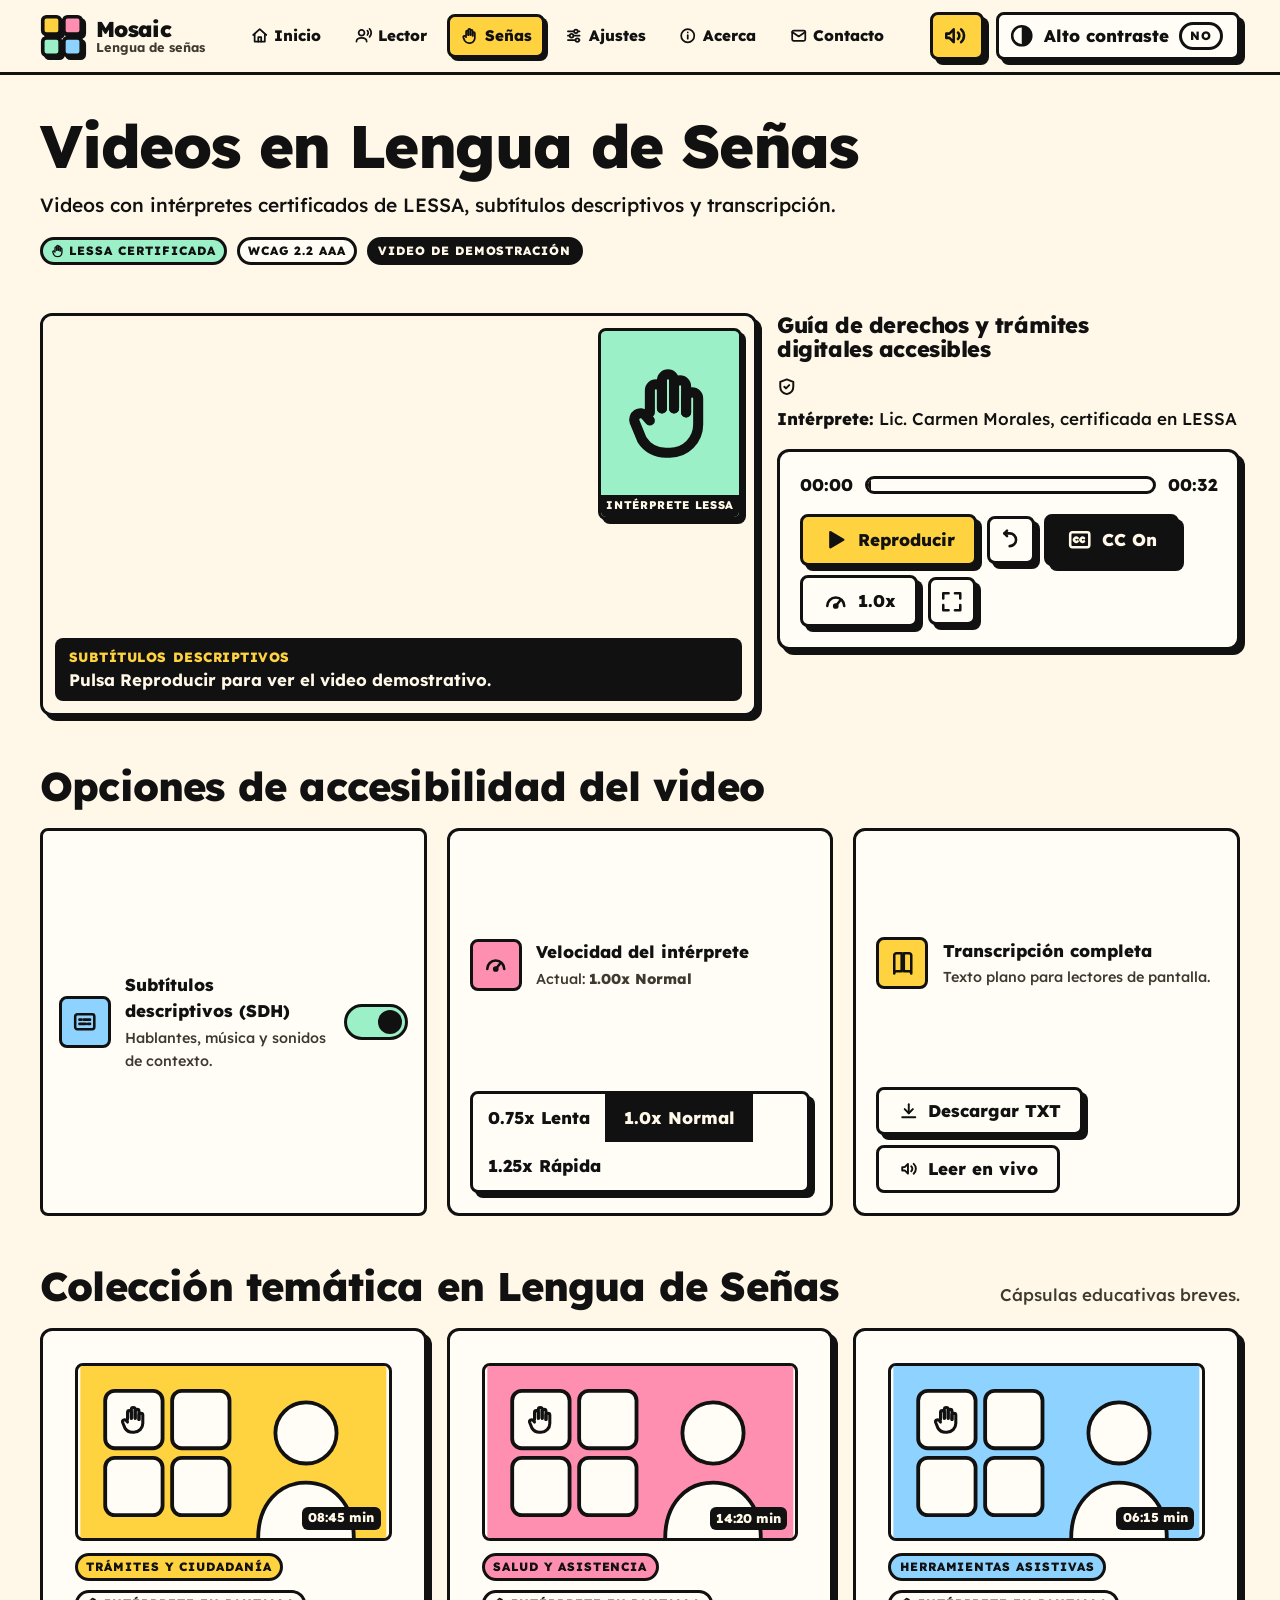
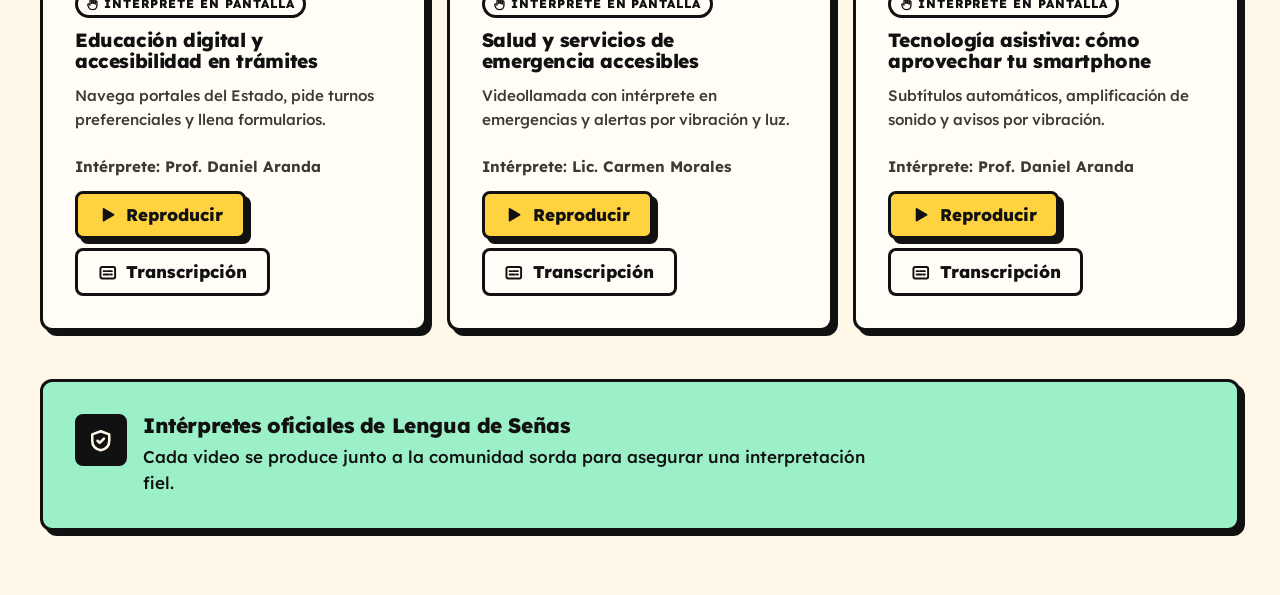
<file: senas.html>
<!DOCTYPE html>
<html lang="es">
<head>
<meta charset="utf-8"/>
<meta name="viewport" content="width=device-width, initial-scale=1.0, viewport-fit=cover"/>
<title>Mosaic — Lengua de Señas</title>
<meta name="description" content="Mosaic, Portal de Accesibilidad Digital de El Salvador: lector de voz, videos en LESSA, alto contraste y navegación sencilla."/>
<link rel="icon" type="image/svg+xml" href="assets/favicon.svg"/>
<link rel="manifest" href="manifest.json"/>
<meta name="theme-color" content="#ffd23f"/>
<link rel="stylesheet" href="assets/site.css"/>
<script src="assets/site.js"></script>
</head>
<body>
<svg aria-hidden="true" focusable="false" style="position:absolute;width:0;height:0;overflow:hidden">
<defs>
<filter id="f-protanopia"><feColorMatrix type="matrix" values="0.567,0.433,0,0,0 0.558,0.442,0,0,0 0,0.242,0.758,0,0 0,0,0,1,0"/></filter>
<filter id="f-deuteranopia"><feColorMatrix type="matrix" values="0.625,0.375,0,0,0 0.7,0.3,0,0,0 0,0.3,0.7,0,0 0,0,0,1,0"/></filter>
<filter id="f-tritanopia"><feColorMatrix type="matrix" values="0.95,0.05,0,0,0 0,0.433,0.567,0,0 0,0.475,0.525,0,0 0,0,0,1,0"/></filter>
<symbol id="i-home" viewBox="0 0 24 24"><path d="M3 11l9-8 9 8"/><path d="M5 10v10h14V10"/><path d="M10 20v-6h4v6"/></symbol>
<symbol id="i-voice" viewBox="0 0 24 24"><circle cx="9" cy="8" r="4"/><path d="M2 20c0-3.3 3.1-5 7-5s7 1.7 7 5"/><path d="M17 5c1.6 1.6 1.6 4.4 0 6"/><path d="M20 2.5c3 3 3 8 0 11"/></symbol>
<symbol id="i-sign" viewBox="0 0 24 24"><path d="M7 12V6.5a1.5 1.5 0 013 0V11"/><path d="M10 11V4a1.5 1.5 0 013 0v7"/><path d="M13 11V5.5a1.5 1.5 0 013 0V12"/><path d="M16 12V8.5a1.5 1.5 0 013 0V15a7 7 0 01-7 7h-1a7 7 0 01-6-3.3L3.2 14.3A1.6 1.6 0 015.8 12.6L7 14"/></symbol>
<symbol id="i-settings" viewBox="0 0 24 24"><path d="M4 6h8"/><path d="M18 6h2"/><path d="M4 12h2"/><path d="M12 12h8"/><path d="M4 18h10"/><path d="M20 18h0"/><circle cx="15" cy="6" r="2.5"/><circle cx="9" cy="12" r="2.5"/><circle cx="17" cy="18" r="2.5"/></symbol>
<symbol id="i-info" viewBox="0 0 24 24"><circle cx="12" cy="12" r="9"/><path d="M12 11v5"/><path d="M12 7.5h.01"/></symbol>
<symbol id="i-mail" viewBox="0 0 24 24"><rect x="3" y="5" width="18" height="14" rx="2"/><path d="M3 7l9 6 9-6"/></symbol>
<symbol id="i-contrast" viewBox="0 0 24 24"><circle cx="12" cy="12" r="9"/><path d="M12 3a9 9 0 010 18z" fill="currentColor" stroke="none"/></symbol>
<symbol id="i-text" viewBox="0 0 24 24"><path d="M3 18L8 6l5 12"/><path d="M5 14h6"/><path d="M15 18v-6a2.5 2.5 0 015 0v6"/><path d="M15 15h5"/></symbol>
<symbol id="i-volume" viewBox="0 0 24 24"><path d="M4 10v4h3l4 4V6L7 10z"/><path d="M15 9a4 4 0 010 6"/><path d="M18 6a8 8 0 010 12"/></symbol>
<symbol id="i-arrow-right" viewBox="0 0 24 24"><path d="M5 12h14"/><path d="M13 6l6 6-6 6"/></symbol>
<symbol id="i-arrow-left" viewBox="0 0 24 24"><path d="M19 12H5"/><path d="M11 6l-6 6 6 6"/></symbol>
<symbol id="i-arrow-up" viewBox="0 0 24 24"><path d="M12 19V5"/><path d="M6 11l6-6 6 6"/></symbol>
<symbol id="i-video" viewBox="0 0 24 24"><rect x="3" y="6" width="13" height="12" rx="2"/><path d="M16 10l5-3v10l-5-3"/></symbol>
<symbol id="i-phone" viewBox="0 0 24 24"><path d="M5 4h4l2 5-2.5 1.5a11 11 0 005 5L15 13l5 2v4a2 2 0 01-2 2A16 16 0 013 6a2 2 0 012-2z"/></symbol>
<symbol id="i-check" viewBox="0 0 24 24"><path d="M5 12l5 5L20 7"/></symbol>
<symbol id="i-eye" viewBox="0 0 24 24"><path d="M2 12s4-7 10-7 10 7 10 7-4 7-10 7S2 12 2 12z"/><circle cx="12" cy="12" r="3"/></symbol>
<symbol id="i-ear" viewBox="0 0 24 24"><path d="M6 10a6 6 0 0112 0c0 3-2 4-3 6s-1 5-4 5a3 3 0 01-3-3"/><path d="M9.5 10a2.5 2.5 0 015 0c0 1.5-1.5 2-1.5 3.5"/></symbol>
<symbol id="i-brain" viewBox="0 0 24 24"><path d="M11 4a3 3 0 00-5 2.5 3 3 0 00-2 5 3 3 0 002 5 3 3 0 005 2.5V4z"/><path d="M13 4a3 3 0 015 2.5 3 3 0 012 5 3 3 0 01-2 5 3 3 0 01-5 2.5V4z"/></symbol>
<symbol id="i-touch" viewBox="0 0 24 24"><path d="M9 12V5a2 2 0 014 0v6"/><path d="M13 11a2 2 0 014 0v3"/><path d="M17 14a2 2 0 013 1v2a6 6 0 01-6 6h-2a6 6 0 01-5-2.7L4 15.5a1.6 1.6 0 012.5-2L9 16"/></symbol>
<symbol id="i-play" viewBox="0 0 24 24"><path d="M7 5l12 7-12 7z" fill="currentColor"/></symbol>
<symbol id="i-pause" viewBox="0 0 24 24"><path d="M8 5v14" stroke-width="4"/><path d="M16 5v14" stroke-width="4"/></symbol>
<symbol id="i-rewind" viewBox="0 0 24 24"><path d="M11 18a6 6 0 100-12H6"/><path d="M8.5 3.5L6 6l2.5 2.5"/></symbol>
<symbol id="i-forward" viewBox="0 0 24 24"><path d="M13 18a6 6 0 110-12h5"/><path d="M15.5 3.5L18 6l-2.5 2.5"/></symbol>
<symbol id="i-download" viewBox="0 0 24 24"><path d="M12 4v11"/><path d="M7 10l5 5 5-5"/><path d="M4 20h16"/></symbol>
<symbol id="i-repeat" viewBox="0 0 24 24"><path d="M4 12a8 8 0 0114-5.3L20 8"/><path d="M20 4v4h-4"/><path d="M20 12a8 8 0 01-14 5.3L4 16"/><path d="M4 20v-4h4"/></symbol>
<symbol id="i-paste" viewBox="0 0 24 24"><rect x="5" y="4" width="14" height="17" rx="2"/><path d="M9 4V3h6v1"/><path d="M9 11h6"/><path d="M9 15h4"/></symbol>
<symbol id="i-book" viewBox="0 0 24 24"><path d="M4 5a2 2 0 012-2h5v17H6a2 2 0 00-2 2z"/><path d="M20 5a2 2 0 00-2-2h-5v17h5a2 2 0 012 2z"/></symbol>
<symbol id="i-pinch" viewBox="0 0 24 24"><path d="M4 4l6 6"/><path d="M4 10V4h6"/><path d="M20 20l-6-6"/><path d="M20 14v6h-6"/></symbol>
<symbol id="i-cc" viewBox="0 0 24 24"><rect x="3" y="5" width="18" height="14" rx="2"/><path d="M10 10.5a2 2 0 100 3"/><path d="M16 10.5a2 2 0 100 3"/></symbol>
<symbol id="i-cc-off" viewBox="0 0 24 24"><rect x="3" y="5" width="18" height="14" rx="2"/><path d="M4 4l16 16"/></symbol>
<symbol id="i-speed" viewBox="0 0 24 24"><path d="M4 16a8 8 0 0116 0"/><path d="M12 16l4-5"/><circle cx="12" cy="16" r="1.5"/></symbol>
<symbol id="i-fullscreen" viewBox="0 0 24 24"><path d="M4 9V4h5"/><path d="M20 9V4h-5"/><path d="M4 15v5h5"/><path d="M20 15v5h-5"/></symbol>
<symbol id="i-subtitles" viewBox="0 0 24 24"><rect x="3" y="5" width="18" height="14" rx="2"/><path d="M7 14h6"/><path d="M15 14h2"/><path d="M7 10h2"/><path d="M11 10h6"/></symbol>
<symbol id="i-shield" viewBox="0 0 24 24"><path d="M12 3l8 3v6c0 5-3.5 8-8 9-4.5-1-8-4-8-9V6z"/><path d="M9 12l2 2 4-4"/></symbol>
<symbol id="i-pin" viewBox="0 0 24 24"><path d="M12 21s-7-6-7-11a7 7 0 0114 0c0 5-7 11-7 11z"/><circle cx="12" cy="10" r="2.5"/></symbol>
<symbol id="i-send" viewBox="0 0 24 24"><path d="M21 3L10 14"/><path d="M21 3l-7 18-4-7-7-4z"/></symbol>
<symbol id="i-close" viewBox="0 0 24 24"><path d="M6 6l12 12"/><path d="M18 6L6 18"/></symbol>
<symbol id="i-chevron-down" viewBox="0 0 24 24"><path d="M6 9l6 6 6-6"/></symbol>
<symbol id="i-chevron-right" viewBox="0 0 24 24"><path d="M9 6l6 6-6 6"/></symbol>
<symbol id="i-route" viewBox="0 0 24 24"><circle cx="6" cy="6" r="2.5"/><circle cx="18" cy="18" r="2.5"/><path d="M6 8.5V13a3 3 0 003 3h6a3 3 0 013 3"/></symbol>
<symbol id="i-motion-off" viewBox="0 0 24 24"><circle cx="12" cy="12" r="8"/><path d="M4 4l16 16"/></symbol>
<symbol id="i-spacing" viewBox="0 0 24 24"><path d="M4 6h9"/><path d="M4 12h9"/><path d="M4 18h9"/><path d="M19 5v14"/><path d="M16.5 7.5L19 5l2.5 2.5"/><path d="M16.5 16.5L19 19l2.5-2.5"/></symbol>
<symbol id="i-palette" viewBox="0 0 24 24"><path d="M12 3a9 9 0 000 18c1.5 0 2-1 2-2s-.5-2 1-2h2a4 4 0 004-4 9 9 0 00-9-10z"/><circle cx="7.5" cy="10" r="1"/><circle cx="10.5" cy="6.5" r="1"/><circle cx="15" cy="6.5" r="1"/></symbol>
<symbol id="i-headset" viewBox="0 0 24 24"><path d="M4 14v-2a8 8 0 0116 0v2"/><rect x="3" y="13" width="4" height="6" rx="1.5"/><rect x="17" y="13" width="4" height="6" rx="1.5"/><path d="M19 19v1a2 2 0 01-2 2h-3"/></symbol>
<symbol id="i-help" viewBox="0 0 24 24"><circle cx="12" cy="12" r="9"/><path d="M9.5 9.5a2.5 2.5 0 015 0c0 1.5-2.5 2-2.5 3.5"/><path d="M12 17h.01"/></symbol>
<symbol id="i-heart" viewBox="0 0 24 24"><path d="M12 20s-7-4.5-7-9.5A3.5 3.5 0 0112 8a3.5 3.5 0 017 2.5c0 5-7 9.5-7 9.5z"/></symbol>
<symbol id="i-balance" viewBox="0 0 24 24"><path d="M12 3v18"/><path d="M5 7h14"/><path d="M5 7l-3 7a3 3 0 006 0z"/><path d="M19 7l-3 7a3 3 0 006 0z"/><path d="M8 21h8"/></symbol>
<symbol id="i-groups" viewBox="0 0 24 24"><circle cx="8" cy="8" r="3"/><circle cx="16" cy="8" r="3"/><path d="M2 20c0-3 3-5 6-5s6 2 6 5"/><path d="M14 15c3 0 6 2 6 5"/></symbol>
<symbol id="i-alert" viewBox="0 0 24 24"><path d="M12 3l10 18H2z"/><path d="M12 10v4"/><path d="M12 18h.01"/></symbol>
<symbol id="i-flag" viewBox="0 0 24 24"><path d="M5 21V4"/><path d="M5 4h12l-2 4 2 4H5"/></symbol>
<symbol id="i-device" viewBox="0 0 24 24"><rect x="7" y="2" width="10" height="20" rx="2"/><path d="M11 18h2"/></symbol>
<symbol id="i-gesture" viewBox="0 0 24 24"><path d="M8 4v9"/><path d="M14 6v7"/><path d="M6 13c0 4 3 7 6 7s6-3 6-7"/></symbol>
<symbol id="i-wave" viewBox="0 0 24 24"><path d="M4 10v4"/><path d="M8 6v12"/><path d="M12 3v18"/><path d="M16 7v10"/><path d="M20 10v4"/></symbol>
<symbol id="i-apps" viewBox="0 0 24 24"><rect x="4" y="4" width="6" height="6" rx="1.5"/><rect x="14" y="4" width="6" height="6" rx="1.5"/><rect x="4" y="14" width="6" height="6" rx="1.5"/><rect x="14" y="14" width="6" height="6" rx="1.5"/></symbol>
<symbol id="i-clock" viewBox="0 0 24 24"><circle cx="12" cy="12" r="9"/><path d="M12 7v5l3 2"/></symbol>
<symbol id="i-figure" viewBox="0 0 24 24"><circle cx="12" cy="5" r="2.2"/><path d="M6 9.5c4-1 8-1 12 0"/><path d="M12 9.5V15"/><path d="M12 15l-4 6"/><path d="M12 15l4 6"/></symbol>
</defs>
</svg>
<a class="skip" href="#main-content">Saltar al contenido principal</a>
<button class="skip skip--listen" type="button" data-action="read-screen">Escuchar esta página en voz alta</button>
<div aria-live="polite" class="sr-only" id="a11y-announcer" role="status"></div>
<header class="topbar">
<div class="shell topbar__in">
<a class="brand" href="index.html" aria-label="Mosaic, volver al inicio">
<svg class="brand__mark" viewBox="0 0 48 48" aria-hidden="true" focusable="false"><g stroke="var(--ink)" stroke-width="4" stroke-linejoin="round"><rect x="3" y="3" width="19" height="19" rx="4" fill="var(--yellow)"/><rect x="26" y="3" width="19" height="19" rx="4" fill="var(--pink)"/><rect x="3" y="26" width="19" height="19" rx="4" fill="var(--mint)"/><rect x="26" y="26" width="19" height="19" rx="4" fill="var(--sky)"/></g></svg>
<span class="brand__text"><span class="brand__name">Mosaic</span><span class="brand__page">Lengua de señas</span></span>
</a>
<nav class="topnav" aria-label="Secciones del portal">
<a href="index.html"><svg class="ic ic--sm" aria-hidden="true"><use href="#i-home"/></svg><span>Inicio</span></a>
<a href="lector.html"><svg class="ic ic--sm" aria-hidden="true"><use href="#i-voice"/></svg><span>Lector</span></a>
<a href="senas.html" aria-current="page"><svg class="ic ic--sm" aria-hidden="true"><use href="#i-sign"/></svg><span>Señas</span></a>
<a href="ajustes.html"><svg class="ic ic--sm" aria-hidden="true"><use href="#i-settings"/></svg><span>Ajustes</span></a>
<a href="acerca.html"><svg class="ic ic--sm" aria-hidden="true"><use href="#i-info"/></svg><span>Acerca</span></a>
<a href="contacto.html"><svg class="ic ic--sm" aria-hidden="true"><use href="#i-mail"/></svg><span>Contacto</span></a>
</nav>
<div class="topbar__actions">
<button class="contrast-switch read-screen" type="button" data-action="read-screen" aria-label="Leer esta pantalla en voz alta" title="Leer esta pantalla (Alt+Mayús+L, o dos toques con dos dedos)">
<svg class="ic" aria-hidden="true"><use href="#i-volume"/></svg><span class="contrast-switch__label">Leer pantalla</span>
</button>
<button class="contrast-switch" type="button" data-action="toggle-contrast" aria-pressed="false" aria-label="Alto contraste">
<svg class="ic" aria-hidden="true"><use href="#i-contrast"/></svg><span class="contrast-switch__label">Alto contraste</span><span class="tag contrast-switch__state" aria-hidden="true">No</span>
</button>
</div>
</div>
</header>
<main class="shell stack" id="main-content">
<div class="guide-bar piece piece--yellow piece--tight" id="guide-bar" role="region" aria-label="Modo guiado paso a paso">
<div class="guide-bar__in">
<div class="guide-bar__step"><span data-guide-title>Sección</span><span class="tag" data-guide-count>Paso 1 de 1</span></div>
<div class="guide-bar__nav">
<button class="btn btn--flat" type="button" data-guide-prev><svg class="ic ic--sm" aria-hidden="true"><use href="#i-arrow-left"/></svg><span>Anterior</span></button>
<button class="btn btn--ink" type="button" data-guide-next><span>Siguiente</span><svg class="ic ic--sm" aria-hidden="true"><use href="#i-arrow-right"/></svg></button>
<button class="btn btn--flat" type="button" data-guide-exit><svg class="ic ic--sm" aria-hidden="true"><use href="#i-close"/></svg><span>Salir</span></button>
</div>
</div>
</div>
<section data-step aria-labelledby="section-heading">
<h1 id="section-heading" style="font-size:clamp(2.25rem,5vw,3.75rem)">Videos en Lengua de Señas</h1>
<p class="lead measure" style="margin-top:.75rem" data-easy="Videos en lengua de señas con subtítulos.">Videos con intérpretes certificados de LESSA, subtítulos descriptivos y transcripción.</p>
<div class="cluster" style="margin-top:1rem">
<span class="tag tag--mint"><svg class="ic ic--sm" aria-hidden="true"><use href="#i-sign"/></svg>LESSA certificada</span>
<span class="tag">WCAG 2.2 AAA</span>
<span class="tag tag--demo">Video de demostración</span>
</div>
</section>

<section class="featured" data-step aria-labelledby="featured-heading">
<h2 id="featured-heading" class="sr-only">Reproductor de video destacado</h2>
<div class="video" id="video-frame">
<video class="video__scene" id="demo-video" preload="metadata" playsinline aria-label="Video demostrativo: guía de trámites digitales accesibles, con narración y subtítulos descriptivos">
<source src="assets/media/demo-lessa.mp4" type="video/mp4"/>
<track kind="captions" srclang="es" label="Subtítulos descriptivos" src="assets/media/demo-lessa.vtt" default/>
Tu navegador no puede reproducir este video.
</video>
<div class="video__pip" aria-label="Recuadro de intérprete de lengua de señas en vivo" role="img">
<svg viewBox="0 0 120 160" aria-hidden="true" focusable="false"><rect width="120" height="160" fill="var(--mint)" class="art-fill"/><use href="#i-sign" x="18" y="28" width="84" height="84" fill="none" stroke="var(--ink)" stroke-width="2.5" stroke-linecap="round" stroke-linejoin="round" class="art-stroke"/></svg>
<span class="video__pip-tag">Intérprete LESSA</span>
</div>
<div class="video__cc" id="cc-box" aria-live="off"><small>Subtítulos descriptivos</small><span id="cc-text-live">Pulsa Reproducir para ver el video demostrativo.</span></div>
</div>
<div class="featured__side">
<h3>Guía de derechos y trámites digitales accesibles</h3>
<p class="cluster"><svg class="ic ic--sm" aria-hidden="true"><use href="#i-shield"/></svg><span><strong>Intérprete:</strong> Lic. Carmen Morales, certificada en LESSA</span></p>
<div class="piece" style="display:flex;flex-direction:column;gap:1rem">
<div class="timeline" role="region" aria-label="Progreso del video">
<span id="t-cur">00:00</span>
<div class="timeline__track" role="slider" tabindex="0" aria-label="Línea de tiempo de reproducción" aria-valuemin="0" aria-valuemax="100" aria-valuenow="0" aria-valuetext="0 segundos"><div class="timeline__fill" style="width:0%"></div></div>
<span id="t-dur">00:32</span>
</div>
<div class="controls">
<button class="btn btn--yellow" id="btn-play-pause" type="button" aria-label="Reproducir video"><svg class="ic" aria-hidden="true"><use id="play-icon" href="#i-play"/></svg><span id="play-text">Reproducir</span></button>
<button class="btn btn--sq" id="btn-rewind" type="button" aria-label="Retroceder 10 segundos"><svg class="ic" aria-hidden="true"><use href="#i-rewind"/></svg></button>
<button class="btn" id="btn-toggle-cc" type="button" aria-pressed="true" aria-label="Subtítulos descriptivos activados"><svg class="ic" aria-hidden="true"><use id="cc-icon" href="#i-cc"/></svg><span id="cc-text">CC On</span></button>
<button class="btn" id="btn-speed" type="button" aria-label="Velocidad de reproducción actual 1.0x"><svg class="ic" aria-hidden="true"><use href="#i-speed"/></svg><span id="speed-indicator">1.0x</span></button>
<button class="btn btn--sq" id="btn-fullscreen" type="button" aria-label="Modo pantalla completa"><svg class="ic" aria-hidden="true"><use href="#i-fullscreen"/></svg></button>
</div>
</div>
</div>
</section>

<section data-step aria-labelledby="accessibility-settings-heading">
<div class="section-head">
<h2 id="accessibility-settings-heading">Opciones de accesibilidad del video</h2>
</div>
<div class="grid grid--3">
<div class="toggle-row piece piece--flat">
<div class="toggle-row__lead"><span class="ibox ibox--sky" aria-hidden="true"><svg class="ic" aria-hidden="true"><use href="#i-subtitles"/></svg></span>
<div class="toggle-row__text"><label class="toggle-row__title" for="switch-subtitles">Subtítulos descriptivos (SDH)</label><span class="toggle-row__hint">Hablantes, música y sonidos de contexto.</span></div></div>
<span class="switch"><input type="checkbox" id="switch-subtitles" checked aria-label="Activar subtítulos descriptivos"/><span class="switch__track"></span></span>
</div>
<div class="piece piece--flat" style="display:flex;flex-direction:column;gap:.75rem">
<div class="toggle-row__lead"><span class="ibox ibox--pink" aria-hidden="true"><svg class="ic" aria-hidden="true"><use href="#i-speed"/></svg></span>
<div class="toggle-row__text"><span class="toggle-row__title" id="signer-speed-label">Velocidad del intérprete</span><span class="toggle-row__hint">Actual: <strong id="label-signer-speed">1.00x Normal</strong></span></div></div>
<div class="seg" role="group" aria-labelledby="signer-speed-label">
<button type="button" data-signer-speed="0.75x Lenta">0.75x Lenta</button>
<button type="button" data-signer-speed="1.00x Normal" aria-current="true">1.0x Normal</button>
<button type="button" data-signer-speed="1.25x Rápida">1.25x Rápida</button>
</div>
</div>
<div class="piece piece--flat" style="display:flex;flex-direction:column;gap:.75rem">
<div class="toggle-row__lead"><span class="ibox ibox--yellow" aria-hidden="true"><svg class="ic" aria-hidden="true"><use href="#i-book"/></svg></span>
<div class="toggle-row__text"><span class="toggle-row__title">Transcripción completa</span><span class="toggle-row__hint">Texto plano para lectores de pantalla.</span></div></div>
<div class="cluster">
<a class="btn" href="assets/media/transcripcion-guia-tramites.txt" download="transcripcion-guia-tramites.txt"><svg class="ic ic--sm" aria-hidden="true"><use href="#i-download"/></svg><span>Descargar TXT</span></a>
<button class="btn btn--flat" id="btn-read-transcript" type="button" aria-pressed="false"><svg class="ic ic--sm" aria-hidden="true"><use href="#i-volume"/></svg><span>Leer en vivo</span></button>
</div>
</div>
</div>
</section>

<section id="thematic-heading-section" data-step aria-labelledby="thematic-heading">
<div class="section-head">
<h2 id="thematic-heading">Colección temática en Lengua de Señas</h2>
<p>Cápsulas educativas breves.</p>
</div>
<div class="grid grid--3">
<article class="vcard piece piece--lg">
<div class="vcard__thumb"><svg viewBox="0 0 320 180" aria-hidden="true" focusable="false">
<rect width="320" height="180" fill="var(--yellow)" class="art-fill"/>
<g class="art-stroke" stroke="var(--ink)" stroke-width="4" stroke-linejoin="round">
<rect x="26" y="26" width="60" height="60" rx="10" fill="var(--card)" class="art-fill"/>
<rect x="96" y="26" width="60" height="60" rx="10" fill="var(--card)" class="art-fill"/>
<rect x="26" y="96" width="60" height="60" rx="10" fill="var(--card)" class="art-fill"/>
<rect x="96" y="96" width="60" height="60" rx="10" fill="var(--card)" class="art-fill"/>
<circle cx="236" cy="70" r="32" fill="var(--card)" class="art-fill"/>
<path d="M186 180c0-36 22-58 50-58s50 22 50 58" fill="var(--card)" class="art-fill"/>
<use href="#i-sign" x="40" y="40" width="32" height="32" fill="none" stroke="var(--ink)" stroke-width="2.4" stroke-linecap="round" stroke-linejoin="round"/>
</g>
</svg><span class="vcard__dur">08:45 min</span></div>
<div class="cluster"><span class="tag tag--yellow">Trámites y ciudadanía</span><span class="tag"><svg class="ic ic--sm" aria-hidden="true"><use href="#i-sign"/></svg>Intérprete en pantalla</span></div>
<h3>Educación digital y accesibilidad en trámites</h3>
<p>Navega portales del Estado, pide turnos preferenciales y llena formularios.</p>
<p class="vcard__meta">Intérprete: Prof. Daniel Aranda</p>
<div class="cluster">
<button class="btn btn--yellow video-play-btn" type="button" aria-label="Reproducir video Educación digital y accesibilidad"><svg class="ic ic--sm" aria-hidden="true"><use href="#i-play"/></svg><span>Reproducir</span></button>
<button class="btn btn--flat" type="button" aria-label="Leer transcripción de Educación digital y accesibilidad"><svg class="ic ic--sm" aria-hidden="true"><use href="#i-subtitles"/></svg><span>Transcripción</span></button>
</div>
</article>
<article class="vcard piece piece--lg">
<div class="vcard__thumb"><svg viewBox="0 0 320 180" aria-hidden="true" focusable="false">
<rect width="320" height="180" fill="var(--pink)" class="art-fill"/>
<g class="art-stroke" stroke="var(--ink)" stroke-width="4" stroke-linejoin="round">
<rect x="26" y="26" width="60" height="60" rx="10" fill="var(--card)" class="art-fill"/>
<rect x="96" y="26" width="60" height="60" rx="10" fill="var(--card)" class="art-fill"/>
<rect x="26" y="96" width="60" height="60" rx="10" fill="var(--card)" class="art-fill"/>
<rect x="96" y="96" width="60" height="60" rx="10" fill="var(--card)" class="art-fill"/>
<circle cx="236" cy="70" r="32" fill="var(--card)" class="art-fill"/>
<path d="M186 180c0-36 22-58 50-58s50 22 50 58" fill="var(--card)" class="art-fill"/>
<use href="#i-sign" x="40" y="40" width="32" height="32" fill="none" stroke="var(--ink)" stroke-width="2.4" stroke-linecap="round" stroke-linejoin="round"/>
</g>
</svg><span class="vcard__dur">14:20 min</span></div>
<div class="cluster"><span class="tag tag--pink">Salud y asistencia</span><span class="tag"><svg class="ic ic--sm" aria-hidden="true"><use href="#i-sign"/></svg>Intérprete en pantalla</span></div>
<h3>Salud y servicios de emergencia accesibles</h3>
<p>Videollamada con intérprete en emergencias y alertas por vibración y luz.</p>
<p class="vcard__meta">Intérprete: Lic. Carmen Morales</p>
<div class="cluster">
<button class="btn btn--yellow video-play-btn" type="button" aria-label="Reproducir video Salud y emergencias accesibles"><svg class="ic ic--sm" aria-hidden="true"><use href="#i-play"/></svg><span>Reproducir</span></button>
<button class="btn btn--flat" type="button" aria-label="Leer transcripción de Salud y emergencias accesibles"><svg class="ic ic--sm" aria-hidden="true"><use href="#i-subtitles"/></svg><span>Transcripción</span></button>
</div>
</article>
<article class="vcard piece piece--lg">
<div class="vcard__thumb"><svg viewBox="0 0 320 180" aria-hidden="true" focusable="false">
<rect width="320" height="180" fill="var(--sky)" class="art-fill"/>
<g class="art-stroke" stroke="var(--ink)" stroke-width="4" stroke-linejoin="round">
<rect x="26" y="26" width="60" height="60" rx="10" fill="var(--card)" class="art-fill"/>
<rect x="96" y="26" width="60" height="60" rx="10" fill="var(--card)" class="art-fill"/>
<rect x="26" y="96" width="60" height="60" rx="10" fill="var(--card)" class="art-fill"/>
<rect x="96" y="96" width="60" height="60" rx="10" fill="var(--card)" class="art-fill"/>
<circle cx="236" cy="70" r="32" fill="var(--card)" class="art-fill"/>
<path d="M186 180c0-36 22-58 50-58s50 22 50 58" fill="var(--card)" class="art-fill"/>
<use href="#i-sign" x="40" y="40" width="32" height="32" fill="none" stroke="var(--ink)" stroke-width="2.4" stroke-linecap="round" stroke-linejoin="round"/>
</g>
</svg><span class="vcard__dur">06:15 min</span></div>
<div class="cluster"><span class="tag tag--sky">Herramientas asistivas</span><span class="tag"><svg class="ic ic--sm" aria-hidden="true"><use href="#i-sign"/></svg>Intérprete en pantalla</span></div>
<h3>Tecnología asistiva: cómo aprovechar tu smartphone</h3>
<p>Subtítulos automáticos, amplificación de sonido y avisos por vibración.</p>
<p class="vcard__meta">Intérprete: Prof. Daniel Aranda</p>
<div class="cluster">
<button class="btn btn--yellow video-play-btn" type="button" aria-label="Reproducir video Tecnología asistiva smartphone"><svg class="ic ic--sm" aria-hidden="true"><use href="#i-play"/></svg><span>Reproducir</span></button>
<button class="btn btn--flat" type="button" aria-label="Leer transcripción de Tecnología asistiva smartphone"><svg class="ic ic--sm" aria-hidden="true"><use href="#i-subtitles"/></svg><span>Transcripción</span></button>
</div>
</article>
</div>
</section>

<section class="piece piece--lg piece--mint" data-step aria-labelledby="accred-heading" style="display:flex;gap:1rem;align-items:flex-start">
<span class="ibox ibox--ink" aria-hidden="true"><svg class="ic" aria-hidden="true"><use href="#i-shield"/></svg></span>
<div>
<h2 id="accred-heading" style="font-size:1.3rem">Intérpretes oficiales de Lengua de Señas</h2>
<p class="measure" style="margin-top:.4rem" data-easy="Hacemos los videos con personas sordas.">Cada video se produce junto a la comunidad sorda para asegurar una interpretación fiel.</p>
</div>
</section>
</main>
<script>
(function() {
  const video = document.getElementById('demo-video');
  const frame = document.getElementById('video-frame');
  const playBtn = document.getElementById('btn-play-pause');
  const playIcon = document.getElementById('play-icon');
  const playText = document.getElementById('play-text');
  const rewindBtn = document.getElementById('btn-rewind');
  const fsBtn = document.getElementById('btn-fullscreen');
  const slider = document.querySelector('.timeline__track');
  const fill = document.querySelector('.timeline__fill');
  const tCur = document.getElementById('t-cur');
  const tDur = document.getElementById('t-dur');
  const ccBtn = document.getElementById('btn-toggle-cc');
  const ccIcon = document.getElementById('cc-icon');
  const ccText = document.getElementById('cc-text');
  const ccBox = document.getElementById('cc-box');
  const ccLive = document.getElementById('cc-text-live');
  const subtitlesSwitch = document.getElementById('switch-subtitles');
  const speedBtn = document.getElementById('btn-speed');
  const speedIndicator = document.getElementById('speed-indicator');
  const announcer = document.getElementById('a11y-announcer');
  if (!video) return;

  function fmt(s) { s = Math.max(0, Math.floor(s || 0)); return String(Math.floor(s / 60)).padStart(2, '0') + ':' + String(s % 60).padStart(2, '0'); }
  function announce(m) { if (announcer) announcer.textContent = m; }

  // Reproducir / pausar
  function syncPlay() {
    const on = !video.paused && !video.ended;
    playIcon.setAttribute('href', on ? '#i-pause' : '#i-play');
    playText.textContent = on ? 'Pausar' : (video.ended ? 'Ver de nuevo' : 'Reproducir');
    playBtn.setAttribute('aria-label', on ? 'Pausar video' : 'Reproducir video');
  }
  playBtn.addEventListener('click', () => { if (video.paused || video.ended) { video.play(); } else { video.pause(); } });
  video.addEventListener('play', syncPlay); video.addEventListener('pause', syncPlay); video.addEventListener('ended', syncPlay);
  video.addEventListener('click', () => playBtn.click());
  document.querySelectorAll('.video-play-btn').forEach((btn) => {
    btn.addEventListener('click', () => { frame.scrollIntoView({ block: 'center', behavior: 'smooth' }); video.currentTime = 0; video.play(); });
  });
  if (rewindBtn) rewindBtn.addEventListener('click', () => { video.currentTime = Math.max(0, video.currentTime - 10); announce('Retrocedido 10 segundos'); });
  if (fsBtn) fsBtn.addEventListener('click', () => {
    const el = frame;
    if (document.fullscreenElement) { document.exitFullscreen(); }
    else if (el.requestFullscreen) { el.requestFullscreen(); }
    else if (video.webkitEnterFullscreen) { video.webkitEnterFullscreen(); }
  });

  // Línea de tiempo
  function setPos(pct, seek) {
    pct = Math.max(0, Math.min(100, pct));
    fill.style.width = pct + '%';
    slider.setAttribute('aria-valuenow', String(Math.round(pct)));
    const d = video.duration || 0, t = d * pct / 100;
    slider.setAttribute('aria-valuetext', fmt(t) + ' de ' + fmt(d));
    tCur.textContent = fmt(t);
    if (seek && d) { video.currentTime = t; }
  }
  video.addEventListener('loadedmetadata', () => { tDur.textContent = fmt(video.duration); });
  video.addEventListener('timeupdate', () => { if (video.duration) setPos(video.currentTime / video.duration * 100, false); });
  slider.addEventListener('click', (e) => { const r = slider.getBoundingClientRect(); setPos((e.clientX - r.left) / r.width * 100, true); });
  slider.addEventListener('keydown', (e) => {
    const v = Number(slider.getAttribute('aria-valuenow'));
    const step = 100 / Math.max(1, video.duration || 30) * 5; // 5 segundos
    if (e.key === 'ArrowRight' || e.key === 'ArrowUp') { setPos(v + step, true); e.preventDefault(); }
    if (e.key === 'ArrowLeft' || e.key === 'ArrowDown') { setPos(v - step, true); e.preventDefault(); }
    if (e.key === 'Home') { setPos(0, true); e.preventDefault(); }
    if (e.key === 'End') { setPos(100, true); e.preventDefault(); }
    if (e.key === ' ' || e.key === 'Enter') { playBtn.click(); e.preventDefault(); }
  });

  // Subtítulos descriptivos: mismas pistas que demo-lessa.vtt, incrustadas para que
  // funcionen también al abrir el archivo directamente (file://), donde el navegador
  // bloquea las pistas <track>. Se muestran en la caja propia del portal.
  const CUES = [[0.0, 2.32, "[Sonido: campana de notificación suave]"], [2.32, 7.0, "Bienvenido al trámite digital accesible del Estado."], [7.0, 11.42, "Paso 1: identifícate con tu DUI."], [11.42, 15.95, "Paso 2: elige el trámite que necesitas."], [15.95, 24.59, "Paso 3: para autenticar tu firma digital, selecciona la verificación biométrica asistida."], [24.59, 31.79, "[Sonido: confirmación] Listo. Tu solicitud fue enviada."]];
  const track = video.textTracks && video.textTracks[0];
  if (track) { track.mode = 'hidden'; }
  let ccActive = true, lastCue = -1;
  video.addEventListener('timeupdate', () => {
    const t = video.currentTime;
    let idx = -1;
    for (let i = 0; i < CUES.length; i++) { if (t >= CUES[i][0] && t < CUES[i][1]) { idx = i; break; } }
    if (idx !== lastCue) { lastCue = idx; if (idx >= 0) ccLive.textContent = CUES[idx][2]; }
  });
  function setCC(on) {
    ccActive = on;
    ccBtn.setAttribute('aria-pressed', String(on));
    ccBtn.setAttribute('aria-label', on ? 'Subtítulos descriptivos activados' : 'Subtítulos descriptivos desactivados');
    ccIcon.setAttribute('href', on ? '#i-cc' : '#i-cc-off');
    ccText.textContent = on ? 'CC On' : 'CC Off';
    ccBox.hidden = !on;
    if (subtitlesSwitch) subtitlesSwitch.checked = on;
  }
  ccBtn.addEventListener('click', () => setCC(!ccActive));
  if (subtitlesSwitch) subtitlesSwitch.addEventListener('change', (e) => setCC(e.target.checked));

  // Velocidad real de reproducción
  const speeds = [1, 1.25, 1.5, 0.75];
  let speedIdx = 0;
  speedBtn.addEventListener('click', () => {
    speedIdx = (speedIdx + 1) % speeds.length;
    video.playbackRate = speeds[speedIdx];
    speedIndicator.textContent = speeds[speedIdx].toFixed(speeds[speedIdx] % 1 ? 2 : 1).replace(/0$/, '') + 'x';
    speedBtn.setAttribute('aria-label', 'Velocidad de reproducción cambiada a ' + speedIndicator.textContent);
  });

  // Velocidad del intérprete (indicador)
  const signerLabel = document.getElementById('label-signer-speed');
  document.querySelectorAll('[data-signer-speed]').forEach((btn) => {
    btn.addEventListener('click', () => {
      document.querySelectorAll('[data-signer-speed]').forEach((b) => b.setAttribute('aria-current', 'false'));
      btn.setAttribute('aria-current', 'true');
      if (signerLabel) signerLabel.textContent = btn.getAttribute('data-signer-speed');
    });
  });

  // Leer en vivo: lee la transcripción (las pistas del video) con la voz del sistema.
  const readBtn = document.getElementById('btn-read-transcript');
  if (readBtn && 'speechSynthesis' in window) {
    readBtn.addEventListener('click', () => {
      if (readBtn.getAttribute('aria-pressed') === 'true') { window.speechSynthesis.cancel(); readBtn.setAttribute('aria-pressed', 'false'); return; }
      const cues = CUES.map((c) => c[2].replace(/\[[^\]]*\]\s*/g, ''));
      const text = cues.join(' ') || 'La transcripción aún no está disponible.';
      const u = new SpeechSynthesisUtterance(text); u.lang = 'es-ES';
      u.onend = () => readBtn.setAttribute('aria-pressed', 'false');
      window.speechSynthesis.cancel(); window.speechSynthesis.speak(u);
      readBtn.setAttribute('aria-pressed', 'true');
      announce('Leyendo la transcripción en voz alta.');
    });
    window.addEventListener('beforeunload', () => window.speechSynthesis.cancel());
  }
})();
</script>
<nav class="tabbar" aria-label="Navegación principal">
<div class="tabbar__in">
<a href="index.html"><svg class="ic" aria-hidden="true"><use href="#i-home"/></svg><span>Inicio</span></a>
<a href="lector.html"><svg class="ic" aria-hidden="true"><use href="#i-voice"/></svg><span>Lector</span></a>
<a href="senas.html" aria-current="page"><svg class="ic" aria-hidden="true"><use href="#i-sign"/></svg><span>Señas</span></a>
<a href="ajustes.html"><svg class="ic" aria-hidden="true"><use href="#i-settings"/></svg><span>Ajustes</span></a>
<a href="acerca.html"><svg class="ic" aria-hidden="true"><use href="#i-info"/></svg><span>Acerca</span></a>
<a href="contacto.html"><svg class="ic" aria-hidden="true"><use href="#i-mail"/></svg><span>Contacto</span></a>
</div>
</nav>
</body>
</html>
</file>
<file: assets/site.css>
/* ============================================================
   Mosaic — Portal de Accesibilidad Digital
   Hoja de estilos única (sin CDN). Estilo: neo-brutalismo.
   Piezas con borde negro grueso, sombra dura desplazada,
   pigmentos planos sobre crema. Todo escala con rem para que
   el ajuste de tamaño de letra funcione en toda la interfaz.
   ============================================================ */

@font-face {
  font-family: "Lexend";
  font-style: normal;
  font-weight: 400 900;
  font-display: swap;
  src: url("fonts/Lexend-latin.woff2") format("woff2");
}

:root {
  --paper: #fff8e8;
  --card: #fffdf6;
  --ink: #111111;
  --ink-2: #3f3a30;
  --yellow: #ffd23f;
  --pink: #ff8fb1;
  --mint: #9bf0c8;
  --sky: #8ed3ff;
  --line: 3px;
  --shadow: 5px 5px 0 var(--ink);
  --shadow-lg: 8px 8px 0 var(--ink);
  --radius: 12px;
  --radius-sm: 8px;
  --focus: var(--sky);
  --font: "Lexend", "Segoe UI", "Helvetica Neue", Arial, sans-serif;
  --gutter: clamp(1rem, 4vw, 2.5rem);
  --wall: 1200px;
  --ease-out: cubic-bezier(.16, 1, .3, 1);
  --lift: transform 180ms var(--ease-out), box-shadow 180ms var(--ease-out);
}

/* --------------------------- Escala de texto --------------------------- */
html { font-size: 100%; }
html[data-font-scale="sm"] { font-size: 87.5%; }
html[data-font-scale="lg"] { font-size: 118%; }
html[data-font-scale="xxl"] { font-size: 140%; }

/* ------------------------------- Base ---------------------------------- */
*, *::before, *::after { box-sizing: border-box; }
html { -webkit-text-size-adjust: 100%; scroll-behavior: smooth; }
body {
  margin: 0;
  min-height: 100dvh;
  background: var(--paper);
  color: var(--ink);
  font-family: var(--font);
  font-size: 1.0625rem;
  line-height: 1.55;
  font-weight: 500;
  overflow-x: hidden;
  padding-bottom: 5.5rem; /* espacio para la barra inferior en móvil */
}
@media (min-width: 900px) { body { padding-bottom: 0; } }

::selection { background: var(--yellow); color: var(--ink); }
:focus-visible { outline: 3px solid var(--focus); outline-offset: 3px; border-radius: 4px; }
html { scrollbar-color: var(--ink) var(--paper); }
::-webkit-scrollbar { width: 14px; }
::-webkit-scrollbar-track { background: var(--paper); border-left: var(--line) solid var(--ink); }
::-webkit-scrollbar-thumb { background: var(--ink); border: 3px solid var(--paper); border-radius: 8px; }

h1, h2, h3, h4 { margin: 0; line-height: 1.1; letter-spacing: -0.02em; text-wrap: balance; }
h1 { font-size: clamp(2.75rem, 7vw, 5.25rem); font-weight: 800; }
h2 { font-size: clamp(1.75rem, 3.2vw, 2.5rem); font-weight: 800; }
h3 { font-size: 1.375rem; font-weight: 800; }
h4 { font-size: 1.125rem; font-weight: 700; }
p { margin: 0; }
p + p { margin-top: 0.75rem; }
a { color: inherit; text-decoration-thickness: 3px; text-underline-offset: 3px; }
strong { font-weight: 800; }
ul { margin: 0; padding-left: 1.4rem; }
li + li { margin-top: 0.35rem; }
img, svg { max-width: 100%; display: block; }
button { font: inherit; color: inherit; }
.muted { color: var(--ink-2); }
.measure { max-width: 68ch; }
.sr-only {
  position: absolute; width: 1px; height: 1px; padding: 0; margin: -1px;
  overflow: hidden; clip: rect(0, 0, 0, 0); white-space: nowrap; border: 0;
}

/* ----------------------------- Iconos ---------------------------------- */
.ic { width: 1.5em; height: 1.5em; flex: none; fill: none; stroke: currentColor; stroke-width: 2.4; stroke-linecap: round; stroke-linejoin: round; }
.ic--sm { width: 1.15em; height: 1.15em; }
.ibox {
  display: inline-flex; align-items: center; justify-content: center;
  width: 3.25rem; height: 3.25rem; flex: none;
  border: var(--line) solid var(--ink); border-radius: var(--radius-sm);
  background: var(--card);
}
.ibox--yellow { background: var(--yellow); }
.ibox--pink { background: var(--pink); }
.ibox--mint { background: var(--mint); }
.ibox--sky { background: var(--sky); }
.ibox--ink { background: var(--ink); color: var(--paper); }

/* ------------------------------ Piezas --------------------------------- */
.piece {
  background: var(--card);
  border: var(--line) solid var(--ink);
  border-radius: var(--radius);
  box-shadow: var(--shadow);
  padding: 1.25rem;
}
.piece--yellow { background: var(--yellow); }
.piece--pink { background: var(--pink); }
.piece--mint { background: var(--mint); }
.piece--sky { background: var(--sky); }
.piece--ink { background: var(--ink); color: var(--paper); }
.piece--flat { box-shadow: none; }
.piece--lg { padding: clamp(1.25rem, 3vw, 2rem); }
.piece--tight { padding: 0.875rem 1rem; }

.tag {
  display: inline-flex; align-items: center; gap: 0.35em;
  padding: 0.2em 0.7em;
  border: var(--line) solid var(--ink); border-radius: 999px;
  background: var(--card);
  font-size: 0.75rem; font-weight: 800; letter-spacing: 0.08em; text-transform: uppercase;
  line-height: 1.4; white-space: nowrap;
}
.tag--yellow { background: var(--yellow); }
.tag--pink { background: var(--pink); }
.tag--mint { background: var(--mint); }
.tag--sky { background: var(--sky); }
.tag--ink { background: var(--ink); color: var(--paper); }
.tag--proper { text-transform: none; letter-spacing: 0; font-size: 0.85rem; }
.tag--demo { background: var(--ink); color: var(--paper); }

/* ------------------------------ Botones -------------------------------- */
.btn {
  display: inline-flex; align-items: center; justify-content: center; gap: 0.55em;
  min-height: 3rem; padding: 0.6em 1.15em;
  border: var(--line) solid var(--ink); border-radius: var(--radius-sm);
  background: var(--card); color: var(--ink);
  font-weight: 800; line-height: 1.2; text-decoration: none; cursor: pointer;
  box-shadow: var(--shadow);
  transition: var(--lift);
  text-align: center;
}
.btn:hover { transform: translate(-2px, -2px); box-shadow: 7px 7px 0 var(--ink); }
.btn:active, .btn.is-pressed { transform: translate(5px, 5px); box-shadow: 0 0 0 var(--ink); transition-duration: 0ms; }
.btn--yellow { background: var(--yellow); }
.btn--pink { background: var(--pink); }
.btn--mint { background: var(--mint); }
.btn--sky { background: var(--sky); }
.btn--ink { background: var(--ink); color: var(--paper); }
.btn--ink .ic { stroke: currentColor; }
.btn--flat { box-shadow: none; }
.btn--flat:hover { transform: none; box-shadow: none; background: var(--yellow); }
.btn--flat:active { transform: translate(2px, 2px); transition-duration: 0ms; }
.btn--block { width: 100%; }
.btn--lg { min-height: 3.75rem; font-size: 1.125rem; padding: 0.7em 1.4em; }
.btn--sq { width: 3rem; height: 3rem; min-height: 0; padding: 0; }
.btn--sq.btn--lg { width: 4.25rem; height: 4.25rem; }
.btn[aria-pressed="true"], .btn[aria-checked="true"], .btn[aria-current="true"], .btn.is-on {
  background: var(--ink); color: var(--paper);
}
.btn[disabled] { opacity: 0.55; cursor: not-allowed; box-shadow: none; transform: none; }

/* Grupo de botones pegados (A- / A / A+, velocidades) */
.seg { display: inline-flex; flex-wrap: wrap; border: var(--line) solid var(--ink); border-radius: var(--radius-sm); overflow: hidden; box-shadow: var(--shadow); background: var(--card); }
.seg > button {
  min-width: 3rem; min-height: 3rem; padding: 0.4em 0.9em;
  border: 0; border-right: var(--line) solid var(--ink); background: transparent; color: var(--ink);
  font-weight: 800; cursor: pointer;
}
.seg > button:last-child { border-right: 0; }
.seg--full { display: flex; width: 100%; }
.seg--full > button { flex: 1 1 auto; }
.seg > button:hover { background: var(--yellow); }
.seg > button[aria-current="true"], .seg > button[aria-checked="true"] { background: var(--ink); color: var(--paper); }
.seg > button:focus-visible { outline-offset: -4px; }

/* --------------------------- Formularios ------------------------------- */
.field { display: flex; flex-direction: column; gap: 0.4rem; }
.field > label, legend { font-weight: 800; }
.input, select.input, textarea.input {
  width: 100%; min-height: 3.25rem; padding: 0.7em 0.9em;
  border: var(--line) solid var(--ink); border-radius: var(--radius-sm);
  background: var(--card); color: var(--ink); font: inherit; font-weight: 500;
  box-shadow: inset 4px 4px 0 rgba(17, 17, 17, 0.08);
  caret-color: var(--ink);
}
.input::placeholder { color: var(--ink-2); opacity: 1; }
.input:focus-visible { outline-offset: 0; box-shadow: var(--shadow); }
.input[aria-invalid="true"] { background: #ffe1ea; border-color: #b3003b; }
textarea.input { resize: vertical; min-height: 8rem; }
select.input {
  appearance: none; -webkit-appearance: none; padding-right: 3rem; cursor: pointer;
  background-image: url("data:image/svg+xml;utf8,<svg xmlns='http://www.w3.org/2000/svg' viewBox='0 0 24 24' fill='none' stroke='%23111' stroke-width='3' stroke-linecap='round' stroke-linejoin='round'><path d='M6 9l6 6 6-6'/></svg>");
  background-repeat: no-repeat; background-position: right 0.9rem center; background-size: 1.25rem;
}
fieldset { border: 0; padding: 0; margin: 0; min-width: 0; }
legend { padding: 0; margin-bottom: 0.6rem; }
.error { display: none; padding: 0.75rem 1rem; border: var(--line) solid #b3003b; border-radius: var(--radius-sm); background: #ffe1ea; font-weight: 700; }
.error.is-visible { display: block; }

/* Opción tipo tarjeta (radio) */
.choice {
  position: relative;
  display: flex; align-items: center; gap: 0.9rem; cursor: pointer;
  padding: 0.9rem 1rem;
  border: var(--line) solid var(--ink); border-radius: var(--radius-sm);
  background: var(--card); box-shadow: var(--shadow);
  transition: var(--lift);
}
.choice:hover { transform: translate(-2px, -2px); box-shadow: 7px 7px 0 var(--ink); }
.choice input { position: absolute; opacity: 0; width: 1px; height: 1px; }
.choice .dot { width: 1.5rem; height: 1.5rem; flex: none; border: var(--line) solid var(--ink); border-radius: 50%; background: var(--card); display: grid; place-items: center; }
.choice .dot::after { content: ""; width: 0.7rem; height: 0.7rem; border-radius: 50%; background: var(--ink); transform: scale(0); transition: transform 120ms ease; }
.choice:has(input:checked) { transition-duration: 0ms; background: var(--sky); transform: translate(5px, 5px); box-shadow: none; }
.choice:has(input:checked) .dot::after { transform: scale(1); }
.choice:has(input:focus-visible) { outline: 3px solid var(--focus); outline-offset: 3px; }
.choice__body { display: flex; flex-direction: column; gap: 0.15rem; min-width: 0; }
.choice__title { font-weight: 800; }
.choice__hint { font-size: 0.9rem; color: var(--ink-2); }
.choice--swatch { justify-content: space-between; }
.swatch { width: 3rem; height: 2.25rem; border: var(--line) solid var(--ink); border-radius: 6px; flex: none; }
.swatch--standard { background: linear-gradient(90deg, var(--yellow) 0 25%, var(--pink) 25% 50%, var(--mint) 50% 75%, var(--sky) 75%); }
.swatch--dark { background: #000; box-shadow: inset 0 0 0 6px #fff; }
.swatch--yellow { background: #000; box-shadow: inset 0 0 0 6px #ffe600; }

/* Interruptor */
.switch { position: relative; display: inline-flex; flex: none; width: 4rem; height: 2.25rem; }
.switch input { position: absolute; inset: 0; z-index: 2; opacity: 0; width: 100%; height: 100%; margin: 0; cursor: pointer; }
.switch__track {
  width: 100%; height: 100%; border: var(--line) solid var(--ink); border-radius: 999px; background: var(--card);
  position: relative; transition: background 150ms ease;
}
.switch__track::after {
  content: ""; position: absolute; top: 3px; left: 3px; width: calc(2.25rem - 12px); height: calc(2.25rem - 12px);
  background: var(--ink); border-radius: 50%; transition: transform 150ms cubic-bezier(.2,.8,.2,1);
}
.switch input:checked + .switch__track { background: var(--mint); }
.switch input:checked + .switch__track::after { transform: translateX(calc(4rem - 2.25rem)); }
.switch input:focus-visible + .switch__track { outline: 3px solid var(--focus); outline-offset: 3px; }
.toggle-row { display: flex; flex-wrap: wrap; align-items: center; justify-content: space-between; gap: 1rem; padding: 1rem; border: var(--line) solid var(--ink); border-radius: var(--radius-sm); background: var(--card); }
.toggle-row__text { display: flex; flex-direction: column; gap: 0.15rem; min-width: 0; }
.toggle-row__title { font-weight: 800; }
.toggle-row__hint { font-size: 0.9rem; color: var(--ink-2); }
.toggle-row__lead { display: flex; align-items: center; gap: 0.9rem; min-width: 0; flex: 1 1 14rem; }

/* ------------------------------ Layout --------------------------------- */
/* Los hijos de rejillas/flex no deben forzar ancho mínimo: evita desbordes en móvil. */
main :is(.grid, .settings, .services, .hero, .contact-grid, .featured, .ethics, .about-hero, .channels, .player, .help-band, .console__keys, .stack) > * { min-width: 0; }
.shell { width: min(100% - 2 * var(--gutter), var(--wall)); margin-inline: auto; }
.stack { display: flex; flex-direction: column; gap: clamp(1.75rem, 4vw, 3rem); padding-block: clamp(1.25rem, 3vw, 2.5rem) clamp(2rem, 5vw, 4rem); }
.row { display: flex; flex-wrap: wrap; gap: 0.75rem; align-items: center; }
.row--between { justify-content: space-between; }
.cluster { display: flex; flex-wrap: wrap; gap: 0.6rem; align-items: center; }
.grid { display: grid; gap: 1.25rem; }
.grid--2 { grid-template-columns: repeat(auto-fit, minmax(min(100%, 18rem), 1fr)); }
.grid--3 { grid-template-columns: repeat(auto-fit, minmax(min(100%, 16rem), 1fr)); }
.section-head { display: flex; flex-wrap: wrap; align-items: baseline; justify-content: space-between; gap: 0.5rem 1rem; margin-bottom: 1.25rem; }
.section-head p { color: var(--ink-2); }
section > h2 + p, section > h2 + .muted { margin-top: 0.5rem; }
.rule { height: var(--line); background: var(--ink); border: 0; margin: 0; }
.lead { font-size: 1.2rem; font-weight: 500; }

/* ------------------------------ Cabecera ------------------------------- */
.skip {
  position: absolute; left: 1rem; top: -100px; z-index: 200;
  padding: 0.75rem 1rem; background: var(--yellow); border: var(--line) solid var(--ink); border-radius: var(--radius-sm);
  font-weight: 800; box-shadow: var(--shadow); text-decoration: none;
}
.skip:focus { top: 1rem; }
.skip--listen { cursor: pointer; font: inherit; font-weight: 800; background: var(--pink); }
.skip--listen:focus { top: 4.75rem; }
.topbar {
  position: sticky; top: 0; z-index: 100;
  background: var(--paper); border-bottom: var(--line) solid var(--ink);
}
.topbar__in { display: flex; flex-wrap: wrap; align-items: center; justify-content: space-between; gap: 0.75rem 1rem; min-height: 4.5rem; padding-block: 0.5rem; }
.brand { flex: none; }
.brand { display: inline-flex; align-items: center; gap: 0.75rem; text-decoration: none; min-width: 0; }
.brand__mark { width: 2.75rem; height: 2.75rem; flex: none; filter: drop-shadow(3px 3px 0 var(--ink)); }
.brand__text { display: flex; flex-direction: column; line-height: 1.05; }
.brand__name { font-weight: 900; font-size: 1.35rem; letter-spacing: -0.03em; }
.brand__page { font-size: 0.8rem; font-weight: 700; color: var(--ink-2); }
.topnav { display: none; }
@media (min-width: 900px) {
  .topnav { display: flex; gap: 0.4rem; }
  .topnav a {
    display: inline-flex; align-items: center; gap: 0.4em; padding: 0.5em 0.7em;
    border: var(--line) solid transparent; border-radius: var(--radius-sm);
    font-weight: 800; text-decoration: none; font-size: 0.95rem;
  }
  .topnav a:hover { border-color: var(--ink); background: var(--card); }
  .topnav a[aria-current="page"] { border-color: var(--ink); background: var(--yellow); box-shadow: 3px 3px 0 var(--ink); }
}
.contrast-switch {
  display: inline-flex; align-items: center; gap: 0.6rem; flex: none;
  min-height: 3rem; padding: 0.35rem 0.85rem 0.35rem 0.6rem;
  border: var(--line) solid var(--ink); border-radius: var(--radius-sm);
  background: var(--card); font-weight: 800; box-shadow: var(--shadow); cursor: pointer;
  transition: var(--lift);
}
.contrast-switch:hover { transform: translate(-2px, -2px); box-shadow: 7px 7px 0 var(--ink); }
.contrast-switch:active { transition-duration: 0ms; transform: translate(5px, 5px); box-shadow: none; }
.contrast-switch[aria-pressed="true"] { background: var(--ink); color: var(--paper); }
.contrast-switch[aria-pressed="true"] .contrast-switch__state { background: var(--paper); color: var(--ink); border-color: var(--paper); }
.contrast-switch__label { display: none; }
@media (min-width: 560px) { .contrast-switch__label { display: inline; } }

/* Barra inferior (móvil) */
.tabbar {
  position: fixed; inset-inline: 0; bottom: 0; z-index: 100;
  background: var(--paper); border-top: var(--line) solid var(--ink);
  padding-bottom: env(safe-area-inset-bottom, 0);
}
.tabbar__in { display: grid; grid-template-columns: repeat(6, 1fr); }
.tabbar a {
  display: flex; flex-direction: column; align-items: center; justify-content: center; gap: 0.2rem;
  min-height: 4.25rem; padding: 0.4rem 0.2rem; text-decoration: none;
  font-size: 0.7rem; font-weight: 800; letter-spacing: 0.02em; border-right: var(--line) solid var(--ink);
}
.tabbar a:last-child { border-right: 0; }
.tabbar a[aria-current="page"] { background: var(--yellow); }
.tabbar a:focus-visible { outline-offset: -4px; }
@media (min-width: 900px) { .tabbar { display: none; } }

/* ------------------------------ Inicio --------------------------------- */
.hero { display: grid; gap: 1.5rem; align-items: stretch; }
@media (min-width: 960px) { .hero { grid-template-columns: 1.15fr 1fr; gap: 2rem; } }
.hero__title { display: flex; flex-direction: column; gap: 1rem; justify-content: center; }
.hero__title h1 { line-height: 0.95; }
.hero__slogan {
  display: inline-block; align-self: flex-start; padding: 0.25em 0.6em;
  background: var(--yellow); border: var(--line) solid var(--ink); border-radius: var(--radius-sm);
  font-size: clamp(1.25rem, 2.4vw, 1.75rem); font-weight: 800; box-shadow: var(--shadow); transform: rotate(-1.5deg);
}
.hero__art { width: min(100%, 26rem); margin-top: 0.5rem; }
.hero__art .tile { transform-origin: center; }
@media (prefers-reduced-motion: no-preference) {
  html[data-reduce-motion="false"] .hero__art .tile { animation: tile-in 600ms cubic-bezier(.2,.8,.2,1) both; }
  html[data-reduce-motion="false"] .hero__art .tile:nth-child(2) { animation-delay: 60ms; }
  html[data-reduce-motion="false"] .hero__art .tile:nth-child(3) { animation-delay: 120ms; }
  html[data-reduce-motion="false"] .hero__art .tile:nth-child(4) { animation-delay: 180ms; }
  html[data-reduce-motion="false"] .hero__art .tile:nth-child(5) { animation-delay: 240ms; }
  html[data-reduce-motion="false"] .hero__art .tile:nth-child(6) { animation-delay: 300ms; }
  html[data-reduce-motion="false"] .hero__art .tile:nth-child(7) { animation-delay: 360ms; }
  html[data-reduce-motion="false"] .hero__art .tile:nth-child(8) { animation-delay: 420ms; }
}
@keyframes tile-in { from { opacity: 0; transform: translate(-14px, -14px); } to { opacity: 1; transform: none; } }

.console { display: flex; flex-direction: column; gap: 1rem; }
.console__head { display: flex; align-items: center; justify-content: space-between; gap: 0.75rem; flex-wrap: wrap; }
.console h2 { font-size: 1.75rem; }
.console__keys { display: grid; gap: 0.9rem; grid-template-columns: 1fr; }
.key {
  display: flex; flex-wrap: wrap; align-items: center; justify-content: space-between; gap: 0.75rem;
  min-height: 4.25rem; padding: 0.75rem 1rem;
  border: var(--line) solid var(--ink); border-radius: var(--radius-sm); background: var(--card);
  font-weight: 800; box-shadow: var(--shadow); cursor: pointer; text-align: left;
  transition: var(--lift);
}
.key:hover { transform: translate(-2px, -2px); box-shadow: 7px 7px 0 var(--ink); }
.key:active { transition-duration: 0ms; transform: translate(5px, 5px); box-shadow: none; }
.key__lead { display: flex; align-items: center; gap: 0.75rem; min-width: 0; font-size: 1.1rem; }
.key__state { font-size: 0.8rem; font-weight: 800; letter-spacing: 0.08em; text-transform: uppercase; padding: 0.2em 0.6em; border: var(--line) solid var(--ink); border-radius: 999px; background: var(--paper); }
.key[aria-pressed="true"] { background: var(--ink); color: var(--paper); }
.key[aria-pressed="true"] .key__state { background: var(--yellow); color: var(--ink); }
.key[aria-pressed="true"] .ibox { background: var(--paper); color: var(--ink); }
.key--static { cursor: default; }
.key--static:hover, .key--static:active { transform: none; box-shadow: var(--shadow); }
.console__keys .key--wide { grid-column: 1 / -1; }

/* Servicios (bento) */
.services { display: grid; gap: 1.25rem; }
@media (min-width: 720px) { .services { grid-template-columns: repeat(3, 1fr); } .services .svc:nth-child(1), .services .svc:nth-child(4) { grid-column: span 2; } }
.svc { display: flex; flex-direction: column; gap: 1rem; text-decoration: none; color: var(--ink); transition: var(--lift); }
.svc:hover { transform: translate(-3px, -3px); box-shadow: var(--shadow-lg); }
.svc:active { transition-duration: 0ms; transform: translate(5px, 5px); box-shadow: none; }
.svc__top { display: flex; align-items: flex-start; justify-content: space-between; gap: 0.75rem; }
.svc h3 { font-size: 1.5rem; }
.svc__cta { display: inline-flex; align-items: center; gap: 0.4em; font-weight: 800; margin-top: auto; }
.svc__cta .ic { transition: transform 150ms ease; }
.svc:hover .svc__cta .ic { transform: translateX(4px); }

/* Lista de recursos */
.res { display: flex; align-items: center; gap: 1rem; text-decoration: none; color: var(--ink); transition: var(--lift); }
.res:hover { transform: translate(-2px, -2px); box-shadow: 7px 7px 0 var(--ink); }
.res:active { transition-duration: 0ms; transform: translate(5px, 5px); box-shadow: none; }
.res__body { display: flex; flex-direction: column; gap: 0.1rem; min-width: 0; flex: 1; }
.res__title { font-weight: 800; font-size: 1.05rem; }
.res__meta { display: inline-flex; align-self: flex-start; margin-top: 0.35rem; padding: 0.1em 0.6em; border: 2px solid var(--ink); border-radius: 999px; font-size: 0.75rem; font-weight: 800; letter-spacing: 0.06em; text-transform: uppercase; }

/* Banda de ayuda humana */
.help-band { display: grid; gap: 1.25rem; align-items: center; }
@media (min-width: 800px) { .help-band { grid-template-columns: 1.3fr 1fr; } }
.help-band__actions { display: grid; gap: 0.75rem; }

/* ------------------------------ Lector --------------------------------- */
.player { display: grid; gap: 1.25rem; }
@media (min-width: 900px) { .player { grid-template-columns: 1.1fr 1fr; align-items: start; } }
.wave { display: flex; align-items: flex-end; gap: 4px; height: 3rem; padding: 0.4rem 0.5rem; border: var(--line) solid var(--ink); border-radius: var(--radius-sm); background: var(--card); }
.wave i { flex: 1; height: 100%; background: var(--ink); border-radius: 3px 3px 0 0; transform: scaleY(0.4); transform-origin: bottom; transition: transform 200ms ease; }
.wave i:nth-child(4n+2) { transform: scaleY(0.65); }
.wave i:nth-child(4n+3) { transform: scaleY(0.85); }
.wave i:nth-child(4n) { transform: scaleY(0.5); }
.transport { display: flex; align-items: center; justify-content: center; gap: 1rem; }
.transcript {
  padding: 1rem; border: var(--line) solid var(--ink); border-radius: var(--radius-sm); background: var(--paper);
  font-size: 1.2rem; line-height: 1.8; font-weight: 500; user-select: none; overflow-wrap: anywhere;
}
.word-node { display: inline-block; padding: 0 0.2em; border-radius: 4px; transition: background 150ms ease; }
.word-node.is-current { background: var(--pink); box-shadow: 2px 2px 0 var(--ink); font-weight: 800; }
.shortcut { display: flex; align-items: center; gap: 1rem; width: 100%; text-align: left; cursor: pointer; }
.shortcut__body { flex: 1; min-width: 0; }
.shortcut__title { display: block; font-weight: 800; font-size: 1.15rem; line-height: 1.15; margin-bottom: 0.25rem; }
.shortcut__hint { display: block; font-size: 0.95rem; color: var(--ink-2); font-weight: 500; }
.guide-list { list-style: none; padding: 0; display: flex; flex-direction: column; gap: 0.6rem; }
.guide-list li { display: flex; gap: 0.6rem; align-items: flex-start; }
.guide-list .ic { margin-top: 0.15em; }

.audio { width: 100%; height: 3rem; border: var(--line) solid var(--ink); border-radius: var(--radius-sm); background: var(--card); }
html[data-easy-mode="true"] .audio { height: 3.5rem; }

/* ------------------------------ Señas ---------------------------------- */
.featured { display: grid; gap: 1.25rem; }
@media (min-width: 1000px) { .featured { grid-template-columns: 1.55fr 1fr; align-items: start; } }
.featured__side { display: flex; flex-direction: column; gap: 1rem; }
.video { position: relative; aspect-ratio: 16 / 9; overflow: hidden; border: var(--line) solid var(--ink); border-radius: var(--radius); background: var(--sky); box-shadow: var(--shadow); }
.video__scene { position: absolute; inset: 0; width: 100%; height: 100%; object-fit: cover; background: var(--paper); cursor: pointer; }
.video:fullscreen { border: 0; border-radius: 0; box-shadow: none; }
.video:fullscreen .video__scene { object-fit: contain; background: #000; }
video::cue { display: none; }
.video__pip {
  position: absolute; top: 0.75rem; right: 0.75rem; width: 28%; max-width: 9rem; aspect-ratio: 3 / 4;
  border: var(--line) solid var(--ink); border-radius: var(--radius-sm); background: var(--mint); overflow: hidden; box-shadow: 4px 4px 0 var(--ink);
}
.video__pip svg { width: 100%; height: 100%; }
.video__pip-tag { position: absolute; left: 0; right: 0; bottom: 0; padding: 0.2em; text-align: center; font-size: 0.7rem; font-weight: 800; background: var(--ink); color: var(--paper); text-transform: uppercase; letter-spacing: 0.06em; }
.video__cc {
  position: absolute; left: 0.75rem; right: 0.75rem; bottom: 0.75rem;
  padding: 0.6rem 0.85rem; background: var(--ink); color: var(--paper); border-radius: var(--radius-sm);
  font-weight: 700; font-size: clamp(0.85rem, 1.6vw, 1.05rem); line-height: 1.35;
}
.video__cc small { display: block; font-size: 0.8em; font-weight: 800; color: var(--yellow); letter-spacing: 0.04em; text-transform: uppercase; margin-bottom: 0.2em; }
.timeline { display: flex; align-items: center; gap: 0.75rem; font-weight: 800; font-variant-numeric: tabular-nums; }
.timeline__track { flex: 1; height: 1.1rem; border: var(--line) solid var(--ink); border-radius: 999px; background: var(--card); overflow: hidden; cursor: pointer; }
.timeline__fill { height: 100%; background: var(--pink); border-right: var(--line) solid var(--ink); }
.controls { display: flex; flex-wrap: wrap; gap: 0.6rem; align-items: center; }
.vcard { display: flex; flex-direction: column; gap: 0.75rem; }
.vcard__thumb { position: relative; aspect-ratio: 16 / 9; border: var(--line) solid var(--ink); border-radius: var(--radius-sm); overflow: hidden; display: grid; place-items: center; }
.vcard__thumb svg { width: 100%; height: 100%; }
.vcard__dur { position: absolute; right: 0.5rem; bottom: 0.5rem; padding: 0.15em 0.5em; background: var(--ink); color: var(--paper); font-size: 0.8rem; font-weight: 800; border-radius: 6px; }
.vcard h3 { font-size: 1.2rem; }
.vcard p { font-size: 0.95rem; color: var(--ink-2); }
.vcard__meta { font-size: 0.85rem; font-weight: 700; }

/* ------------------------------ Ajustes -------------------------------- */
.settings { display: grid; gap: 1.5rem; }
@media (min-width: 960px) { .settings { grid-template-columns: 1fr 1fr; align-items: start; } .settings .span-2 { grid-column: 1 / -1; } }
.setting-block { display: flex; flex-direction: column; gap: 1rem; }
.setting-block__head { display: flex; align-items: center; gap: 0.9rem; }
.setting-block__head p { color: var(--ink-2); font-size: 0.95rem; }
.setting-group { display: flex; flex-direction: column; gap: 0.75rem; }
.font-row { display: flex; flex-wrap: wrap; align-items: center; justify-content: space-between; gap: 0.75rem; }
@media (max-width: 559px) { .video__pip { width: 24%; } .video__cc { font-size: 0.8rem; padding: 0.45rem 0.6rem; } }
.font-preview { padding: 0.75rem 1rem; border: var(--line) dashed var(--ink); border-radius: var(--radius-sm); }
.help-link { display: flex; align-items: center; gap: 1rem; text-decoration: none; color: var(--ink); width: 100%; text-align: left; cursor: pointer; }
.help-link__body { flex: 1; min-width: 0; }
.help-link__body span { display: block; }
.help-link__hint { font-size: 0.9rem; color: var(--ink-2); font-weight: 500; }

/* Diálogo FAQ */
.dialog { position: fixed; inset: 0; z-index: 300; display: none; align-items: flex-end; justify-content: center; padding: 1rem; background: rgba(17, 17, 17, 0.55); }
.dialog.is-open { display: flex; }
@media (min-width: 720px) { .dialog { align-items: center; } }
.dialog__panel { width: min(100%, 40rem); max-height: 90dvh; overflow: auto; display: flex; flex-direction: column; gap: 1rem; }
.dialog__head { display: flex; align-items: center; justify-content: space-between; gap: 1rem; }
details { border: var(--line) solid var(--ink); border-radius: var(--radius-sm); background: var(--card); }
details + details { margin-top: 0.6rem; }
summary { display: flex; align-items: center; justify-content: space-between; gap: 1rem; padding: 0.9rem 1rem; font-weight: 800; cursor: pointer; list-style: none; }
summary::-webkit-details-marker { display: none; }
summary .ic { transition: transform 150ms ease; }
details[open] summary { border-bottom: var(--line) solid var(--ink); background: var(--yellow); border-radius: 5px 5px 0 0; }
details[open] summary .ic { transform: rotate(180deg); }
details > p { padding: 0.9rem 1rem; }

/* ------------------------------ Acerca --------------------------------- */
.ethics { display: grid; gap: 1.25rem; }
@media (min-width: 900px) { .ethics { grid-template-columns: repeat(3, 1fr); } }
.ethics .piece { display: flex; flex-direction: column; gap: 0.9rem; }
.ethics h3 { font-size: 1.3rem; }
.about-hero { display: grid; gap: 1.5rem; align-items: center; }
@media (min-width: 900px) { .about-hero { grid-template-columns: 1.2fr 1fr; } }
.checklist { list-style: none; padding: 0; display: grid; gap: 0.6rem; }
.checklist li { display: flex; gap: 0.6rem; align-items: flex-start; padding: 0.6rem 0.8rem; border: var(--line) solid var(--ink); border-radius: var(--radius-sm); background: var(--card); }
.checklist .ibox { width: 2rem; height: 2rem; border-width: 2px; }

/* ------------------------------ Contacto ------------------------------- */
.channels { display: grid; gap: 1rem; }
@media (min-width: 640px) and (max-width: 959px) { .channels { grid-template-columns: 1fr 1fr; } }
.channel { display: flex; align-items: center; gap: 1rem; text-decoration: none; color: var(--ink); transition: var(--lift); }
a.channel:hover { transform: translate(-2px, -2px); box-shadow: 7px 7px 0 var(--ink); }
a.channel:active { transition-duration: 0ms; transform: translate(5px, 5px); box-shadow: none; }
.channel__body { display: flex; flex-direction: column; gap: 0.1rem; min-width: 0; }
.channel__title { font-weight: 800; }
.channel__hint { font-size: 0.9rem; color: var(--ink-2); overflow-wrap: anywhere; }
.contact-grid { display: grid; gap: 1.5rem; }
@media (min-width: 960px) { .contact-grid { grid-template-columns: 1fr 1.2fr; align-items: start; } }
.form { display: flex; flex-direction: column; gap: 1.1rem; }
.radios { display: flex; flex-direction: column; gap: 0.5rem; }
.radio { display: flex; align-items: center; gap: 0.75rem; min-height: 2.75rem; cursor: pointer; font-weight: 700; }
.radio input { width: 1.5rem; height: 1.5rem; margin: 0; accent-color: var(--ink); cursor: pointer; }
.success { display: none; flex-direction: column; gap: 0.5rem; }
.success.is-visible { display: flex; }

/* --------------------- Aparición en cascada al desplazarse ---------------- */
/* site.js marca html[data-reveal] antes del primer pintado y añade .rv-in a cada
   sección cuando entra en pantalla. Sin JS nada queda oculto. */
html[data-reveal] .rv { opacity: 0; transform: translate(-14px, -14px); }
html[data-reveal] .rv-in .rv { animation: tile-in 600ms var(--ease-out) both; animation-delay: min(calc(var(--i, 0) * 60ms), 540ms); }
html[data-reduce-motion="true"] .rv { opacity: 1 !important; transform: none !important; }
@media (prefers-reduced-motion: reduce) { .rv { opacity: 1 !important; transform: none !important; } }

/* ----------------------------- Modo fácil ------------------------------ */
html[data-easy-mode="true"]:not([data-font-scale="xxl"]) { font-size: 137.5%; }
html[data-easy-mode="true"] body { line-height: 1.8; letter-spacing: 0.015em; word-spacing: 0.08em; }
html[data-easy-mode="true"] h1 { font-size: clamp(2.5rem, 6vw, 4rem); }
html[data-easy-mode="true"] h2 { font-size: clamp(1.6rem, 3vw, 2.2rem); }
html[data-easy-mode="true"] .lead { font-size: 1.25rem; }
html[data-easy-mode="true"] .btn, html[data-easy-mode="true"] .key { min-height: 3.75rem; }
html[data-easy-mode="true"] .btn--sq { width: 3.75rem; height: 3.75rem; }
html[data-easy-mode="true"] :is(.tag:not(.contrast-switch__state):not([data-guide-count]), .res__meta, .vcard__meta, .section-head p, .svc__top .tag, .wave, .console > .muted) { display: none !important; }
html[data-easy-mode="true"] .svc h3, html[data-easy-mode="true"] .vcard h3 { font-size: 1.6rem; }
html[data-easy-mode="true"] .measure { max-width: 50ch; }
/* Con letra grande, la navegación superior pasa a una segunda fila completa */
@media (min-width: 900px) {
  html[data-easy-mode="true"] .topnav, html[data-font-scale="xxl"] .topnav, html[data-font-scale="lg"] .topnav { order: 3; flex-basis: 100%; justify-content: center; padding-bottom: 0.25rem; }
  html[data-easy-mode="true"] .contrast-switch, html[data-font-scale="xxl"] .contrast-switch, html[data-font-scale="lg"] .contrast-switch { margin-left: auto; }
}

/* --------------------------- Modo guiado ------------------------------- */
.guide-bar { display: none; position: sticky; top: 4.5rem; z-index: 90; margin-bottom: 1.5rem; }
html[data-guided-mode="true"] .guide-bar { display: block; }
.guide-bar__in { display: flex; flex-wrap: wrap; align-items: center; justify-content: space-between; gap: 0.75rem; }
.guide-bar__step { display: flex; flex-wrap: wrap; align-items: center; gap: 0.6rem; font-weight: 800; font-size: 1.1rem; }
.guide-bar__nav { display: flex; gap: 0.6rem; }
html[data-guided-mode="true"] main [data-step][hidden] { display: none !important; }
html[data-guided-mode="true"] main [data-step] { scroll-margin-top: 10rem; }

/* --------------------------- Alto contraste ---------------------------- */
html[data-contrast="dark"] {
  --paper: #000; --card: #000; --ink: #fff; --ink-2: #fff;
  --yellow: #000; --pink: #000; --mint: #000; --sky: #000; --focus: #ffe600;
}
html[data-contrast="yellow"] {
  --paper: #000; --card: #000; --ink: #ffe600; --ink-2: #ffe600;
  --yellow: #000; --pink: #000; --mint: #000; --sky: #000; --focus: #fff;
}
html[data-contrast="dark"] .tag--demo, html[data-contrast="yellow"] .tag--demo,
html[data-contrast="dark"] .btn--ink, html[data-contrast="dark"] .piece--ink, html[data-contrast="dark"] .ibox--ink, html[data-contrast="dark"] .tag--ink,
html[data-contrast="yellow"] .btn--ink, html[data-contrast="yellow"] .piece--ink, html[data-contrast="yellow"] .ibox--ink, html[data-contrast="yellow"] .tag--ink {
  background: var(--ink); color: var(--paper);
}
html[data-contrast="dark"] .hero__slogan, html[data-contrast="yellow"] .hero__slogan,
html[data-contrast="dark"] .topnav a[aria-current="page"], html[data-contrast="yellow"] .topnav a[aria-current="page"],
html[data-contrast="dark"] .tabbar a[aria-current="page"], html[data-contrast="yellow"] .tabbar a[aria-current="page"],
html[data-contrast="dark"] .word-node.is-current, html[data-contrast="yellow"] .word-node.is-current,
html[data-contrast="dark"] details[open] summary, html[data-contrast="yellow"] details[open] summary,
html[data-contrast="dark"] .choice:has(input:checked), html[data-contrast="yellow"] .choice:has(input:checked),
html[data-contrast="dark"] .switch input:checked + .switch__track, html[data-contrast="yellow"] .switch input:checked + .switch__track,
html[data-contrast="dark"] .timeline__fill, html[data-contrast="yellow"] .timeline__fill,
html[data-contrast="dark"] ::selection, html[data-contrast="yellow"] ::selection {
  background: var(--ink); color: var(--paper);
}
html[data-contrast="dark"] .switch input:checked + .switch__track::after, html[data-contrast="yellow"] .switch input:checked + .switch__track::after,
html[data-contrast="dark"] .choice:has(input:checked) .dot::after, html[data-contrast="yellow"] .choice:has(input:checked) .dot::after { background: var(--paper); }
html[data-contrast="dark"] .choice:has(input:checked) .dot, html[data-contrast="yellow"] .choice:has(input:checked) .dot { border-color: var(--paper); }
html[data-contrast="dark"] .video__cc, html[data-contrast="yellow"] .video__cc { border: var(--line) solid var(--ink); }
html[data-contrast="dark"] .key[aria-pressed="true"] .key__state, html[data-contrast="yellow"] .key[aria-pressed="true"] .key__state { background: var(--paper); color: var(--ink); border-color: var(--paper); }
html[data-contrast="dark"] .video__cc small { color: #fff; }
html[data-contrast="dark"] .input, html[data-contrast="yellow"] .input { box-shadow: none; }
html[data-contrast="dark"] .input[aria-invalid="true"], html[data-contrast="yellow"] .input[aria-invalid="true"] { background: #000; border-style: dashed; }
html[data-contrast="dark"] .error, html[data-contrast="yellow"] .error { background: #000; border-color: var(--ink); }
html[data-contrast="dark"] .swatch--standard, html[data-contrast="yellow"] .swatch--standard { background: #000; }
html[data-contrast="dark"] .swatch--dark { box-shadow: inset 0 0 0 6px #fff; }
html[data-contrast="yellow"] .swatch--yellow { box-shadow: inset 0 0 0 6px #ffe600; }
html[data-contrast="dark"] select.input, html[data-contrast="yellow"] select.input {
  background-image: url("data:image/svg+xml;utf8,<svg xmlns='http://www.w3.org/2000/svg' viewBox='0 0 24 24' fill='none' stroke='%23ffffff' stroke-width='3' stroke-linecap='round' stroke-linejoin='round'><path d='M6 9l6 6 6-6'/></svg>");
}
html[data-contrast="yellow"] select.input {
  background-image: url("data:image/svg+xml;utf8,<svg xmlns='http://www.w3.org/2000/svg' viewBox='0 0 24 24' fill='none' stroke='%23ffe600' stroke-width='3' stroke-linecap='round' stroke-linejoin='round'><path d='M6 9l6 6 6-6'/></svg>");
}
html[data-contrast="dark"] .art-fill, html[data-contrast="yellow"] .art-fill { fill: var(--paper); }
html[data-contrast="dark"] .art-stroke, html[data-contrast="yellow"] .art-stroke { stroke: var(--ink); }
html[data-contrast="dark"] .art-ink, html[data-contrast="yellow"] .art-ink { fill: var(--ink); }
html[data-contrast="dark"] .dialog, html[data-contrast="yellow"] .dialog { background: rgba(0, 0, 0, 0.85); }
html[data-contrast="dark"] .brand__mark, html[data-contrast="yellow"] .brand__mark { filter: none; }

/* Filtros de daltonismo (SVG feColorMatrix definido en cada página) */
html[data-color-filter="protanopia"] body { filter: url(#f-protanopia); }
html[data-color-filter="deuteranopia"] body { filter: url(#f-deuteranopia); }
html[data-color-filter="tritanopia"] body { filter: url(#f-tritanopia); }
html[data-color-filter="grayscale"] body { filter: grayscale(1); }

/* Reducir movimiento */
html[data-reduce-motion="true"] *, html[data-reduce-motion="true"] *::before, html[data-reduce-motion="true"] *::after {
  animation: none !important; transition: none !important; scroll-behavior: auto !important;
}
@media (prefers-reduced-motion: reduce) {
  *, *::before, *::after { animation: none !important; transition: none !important; }
  html { scroll-behavior: auto; }
}

/* Destacar elementos clicables */
html[data-highlight-clickable="true"] a, html[data-highlight-clickable="true"] button, html[data-highlight-clickable="true"] .choice, html[data-highlight-clickable="true"] .switch {
  outline: 3px solid var(--sky); outline-offset: 3px;
}
html[data-contrast="dark"][data-highlight-clickable="true"] :is(a, button, .choice, .switch),
html[data-contrast="yellow"][data-highlight-clickable="true"] :is(a, button, .choice, .switch) { outline-color: var(--ink); }
html[data-highlight-clickable="true"] :is(a, button, .choice, .switch):focus-visible { outline: 3px solid var(--focus); }

/* Espaciado e interlineado amplio */
html[data-wide-spacing="true"] p, html[data-wide-spacing="true"] li, html[data-wide-spacing="true"] .transcript {
  line-height: 2 !important; letter-spacing: 0.04em !important; word-spacing: 0.12em;
}

/* ------------------- Leer pantalla, cámara y atajos -------------------- */
.topbar__actions { display: flex; flex-wrap: wrap; align-items: center; gap: 0.5rem 0.75rem; }
.read-screen { background: var(--yellow); }
/* Con el menú de escritorio (≥900 px) la cabecera no cabe con dos rótulos: solo icono + tooltip. */
.read-screen .contrast-switch__label { display: none; }
@media (min-width: 640px) and (max-width: 899px) { .read-screen .contrast-switch__label { display: inline; } }
.read-screen.is-speaking { background: var(--pink); }
.cam-panel { display: flex; flex-direction: column; gap: 1rem; margin-top: 1.25rem; }
.cam-panel[hidden] { display: none; }
.cam { position: relative; aspect-ratio: 4 / 3; max-height: 60vh; overflow: hidden; border: var(--line) solid var(--ink); border-radius: var(--radius); background: var(--ink); box-shadow: var(--shadow); }
.cam video { display: block; width: 100%; height: 100%; object-fit: cover; }
.cam__hint {
  position: absolute; left: 0.75rem; right: 0.75rem; bottom: 0.75rem;
  padding: 0.45rem 0.7rem; border: var(--line) solid var(--ink); border-radius: var(--radius-sm);
  background: var(--yellow); font-weight: 800; text-align: center;
}
.cam__frame { position: absolute; inset: 8% 6%; border: 3px dashed var(--yellow); border-radius: var(--radius-sm); pointer-events: none; }
.cam.is-busy .cam__frame { border-style: solid; border-color: var(--pink); }
kbd {
  display: inline-block; min-width: 1.8em; padding: 0.05em 0.5em; margin: 0 0.1em;
  border: 2px solid var(--ink); border-bottom-width: 4px; border-radius: 6px;
  background: var(--card); color: var(--ink); font-family: inherit; font-weight: 800; font-size: 0.9em; text-align: center; line-height: 1.5;
}
.keys { list-style: none; padding: 0; display: flex; flex-direction: column; gap: 0.6rem; }
.keys li { display: flex; flex-wrap: wrap; gap: 0.3rem 0.75rem; align-items: center; }
.keys li > span:last-child { flex: 1 1 10rem; }
.ocr-status { min-height: 1.5em; font-weight: 700; }

.code-inline { display: inline-block; padding: 0.1em 0.45em; border: 2px solid var(--ink); border-radius: 6px; background: var(--card); font-family: ui-monospace, SFMono-Regular, Menlo, Consolas, monospace; font-size: 0.85em; font-weight: 700; word-break: break-all; }

/* Voz al pasar el cursor: contorno del elemento que se está diciendo */
.hs-current { outline: 4px solid var(--pink) !important; outline-offset: 3px; }
html[data-contrast="dark"] .hs-current, html[data-contrast="yellow"] .hs-current { outline-color: var(--yellow) !important; }

/* ------------------------------ Telón de entrada ----------------------- */
.curtain {
  position: fixed; inset: 0; z-index: 1000;
  display: flex; flex-direction: column; align-items: center; justify-content: center; gap: 1.5rem;
  width: 100%; margin: 0; padding: 2rem 1.5rem calc(2rem + 12px);
  border: 0; border-bottom: 12px solid var(--ink);
  background: var(--paper); color: var(--ink); font: inherit; cursor: pointer;
  -webkit-tap-highlight-color: transparent; user-select: none; -webkit-user-select: none;
  transition: transform 950ms cubic-bezier(0.7, 0, 0.25, 1) 520ms, opacity 400ms ease;
  will-change: transform;
}
/* Al pulsar no cambia de color: solo las animaciones */
.curtain:active, .curtain:hover, .curtain:focus { background: var(--paper); color: var(--ink); }
.curtain[hidden] { display: none; }
.curtain:focus-visible { outline: 3px solid var(--ink); outline-offset: -8px; }
.curtain::after { /* fleco inferior del telón */
  content: ""; position: absolute; left: 0; right: 0; bottom: -12px; height: 12px;
  background: repeating-linear-gradient(90deg, var(--yellow) 0 24px, var(--pink) 24px 48px, var(--mint) 48px 72px, var(--sky) 72px 96px);
  border-top: 3px solid var(--ink);
}
.curtain__mark { display: grid; grid-template-columns: repeat(2, 1fr); gap: clamp(0.6rem, 2vw, 1rem); width: clamp(9rem, 32vw, 15rem); }
.curtain__tile {
  aspect-ratio: 1; border: 4px solid var(--ink); border-radius: 18px; box-shadow: 6px 6px 0 var(--ink);
  transform: translateY(-140vh) rotate(-8deg); opacity: 0;
  animation: curtainTile 700ms cubic-bezier(0.34, 1.56, 0.64, 1) forwards;
}
.curtain__tile:nth-child(1) { background: var(--yellow); animation-delay: 100ms; }
.curtain__tile:nth-child(2) { background: var(--pink); animation-delay: 250ms; }
.curtain__tile:nth-child(3) { background: var(--mint); animation-delay: 400ms; }
.curtain__tile:nth-child(4) { background: var(--sky); animation-delay: 550ms; }
@keyframes curtainTile { to { transform: translateY(0) rotate(0); opacity: 1; } }
.curtain__name {
  font-size: clamp(3rem, 10vw, 6rem); font-weight: 900; letter-spacing: -0.04em; line-height: 1;
  opacity: 0; transform: translateY(20px); animation: curtainUp 600ms ease-out 800ms forwards;
}
.curtain__tag {
  display: inline-block; padding: 0.4em 1em; border: var(--line) solid var(--ink); border-radius: var(--radius-sm);
  background: var(--yellow); font-weight: 800; font-size: clamp(1rem, 3vw, 1.4rem); box-shadow: var(--shadow);
  opacity: 0; transform: translateY(20px); animation: curtainUp 600ms ease-out 1000ms forwards;
}
.curtain__hint {
  margin-top: 1rem; font-weight: 700; color: var(--ink-2);
  opacity: 0; animation: curtainHint 1.6s ease-in-out 1400ms infinite;
}
@keyframes curtainUp { to { opacity: 1; transform: translateY(0); } }
@keyframes curtainHint { 0%, 100% { opacity: 0.45; } 50% { opacity: 1; } }
/* Al pulsar: el logo completo y las letras hacen "pop" (se hinchan) y se encogen hacia adentro; luego sube el telón */
.curtain.is-lifting { transform: translateY(-108%); }
.curtain.is-lifting .curtain__mark { animation: curtainPop 480ms cubic-bezier(0.3, 0.8, 0.4, 1) forwards; }
.curtain.is-lifting .curtain__name { animation: curtainPop 480ms cubic-bezier(0.3, 0.8, 0.4, 1) 90ms forwards; }
.curtain.is-lifting .curtain__tag { animation: curtainPop 480ms cubic-bezier(0.3, 0.8, 0.4, 1) 160ms forwards; }
.curtain.is-lifting .curtain__hint { animation: none; opacity: 0; transition: opacity 200ms ease; }
@keyframes curtainPop {
  0%   { transform: scale(1); opacity: 1; }
  40%  { transform: scale(1.22); opacity: 1; }
  100% { transform: scale(0); opacity: 0; }
}
html.has-curtain, body.has-curtain { overflow: hidden; }
/* Sin animaciones: fundido simple */
html[data-reduce-motion="true"] .curtain, html[data-reduce-motion="true"] .curtain.is-lifting { transition: opacity 300ms ease; transform: none; }
html[data-reduce-motion="true"] .curtain.is-lifting { opacity: 0; }
html[data-reduce-motion="true"] .curtain__tile, html[data-reduce-motion="true"] .curtain__name, html[data-reduce-motion="true"] .curtain__tag, html[data-reduce-motion="true"] .curtain__hint { animation: none; opacity: 1; transform: none; }
@media (prefers-reduced-motion: reduce) {
  .curtain, .curtain.is-lifting { transition: opacity 300ms ease; transform: none; }
  .curtain.is-lifting { opacity: 0; }
  .curtain__tile, .curtain__name, .curtain__tag, .curtain__hint { animation: none; opacity: 1; transform: none; }
}
#welcome-heading:focus { outline: none; }
</file>
